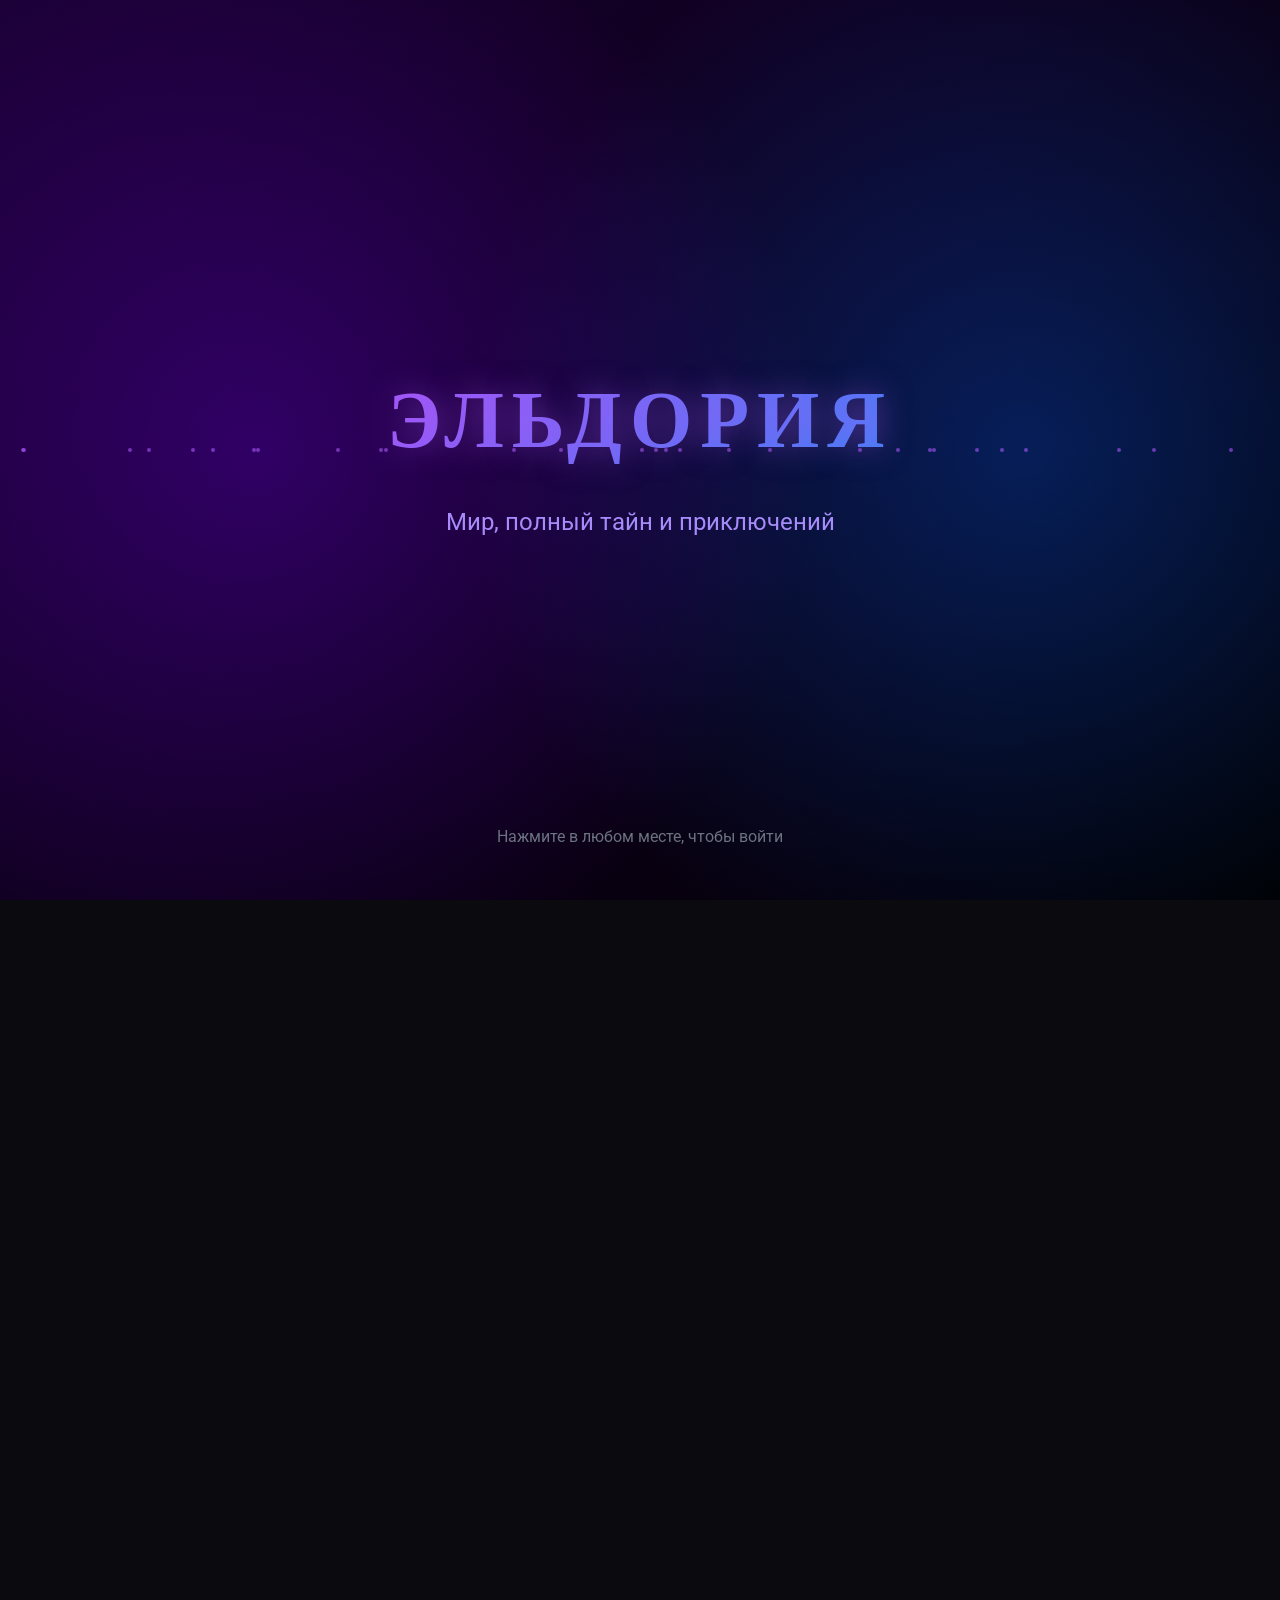
<file: index.html>
<!DOCTYPE html>
<html lang="ru">
<head>
    <meta charset="UTF-8">
    <meta name="viewport" content="width=device-width, initial-scale=1.0">
    <title>Эльдория - Лор Мира</title>
    <link rel="icon" type="image/png" href="favicon.png">
    <link rel="stylesheet" href="https://cdnjs.cloudflare.com/ajax/libs/font-awesome/6.4.0/css/all.min.css">
    <link rel="stylesheet" href="css/base.css">
    <link rel="stylesheet" href="css/layout.css">
    <link rel="stylesheet" href="css/components.css">
    <link rel="stylesheet" href="css/animations.css">
    <link rel="stylesheet" href="css/homepage.css">
    <link rel="stylesheet" href="css/sections.css">
    <link rel="stylesheet" href="css/responsive.css">
</head>
<body>
    <div id="welcome-banner">
        <div class="particle" style="left: 10%; animation-delay: 0s;"></div>
        <div class="particle" style="left: 20%; animation-delay: 1s;"></div>
        <div class="particle" style="left: 30%; animation-delay: 2s;"></div>
        <div class="particle" style="left: 40%; animation-delay: 3s;"></div>
        <div class="particle" style="left: 50%; animation-delay: 4s;"></div>
        <div class="particle" style="left: 60%; animation-delay: 5s;"></div>
        <div class="particle" style="left: 70%; animation-delay: 6s;"></div>
        <div class="particle" style="left: 80%; animation-delay: 7s;"></div>
        <div class="particle" style="left: 90%; animation-delay: 8s;"></div>
        <h1>ЭЛЬДОРИЯ</h1>
        <p class="subtitle">Мир, полный тайн и приключений</p>
        <p class="click-hint">Нажмите в любом месте, чтобы войти</p>
    </div>

    <div id="main-content">
        <nav class="sidebar">
            <div class="sidebar-header">
                <div class="sidebar-icon"><i class="fas fa-dragon"></i></div>
                <div class="sidebar-title">Эльдория</div>
            </div>
            <a href="index.html" class="nav-item active">
                <div class="nav-icon"><i class="fas fa-home"></i></div>
                <span class="nav-text">Главная</span>
            </a>
            <a href="sections/maps.html" class="nav-item">
                <div class="nav-icon"><i class="fas fa-map-marked-alt"></i></div>
                <span class="nav-text">Карты</span>
            </a>
            <a href="sections/settlements.html" class="nav-item">
                <div class="nav-icon"><i class="fas fa-house-chimney"></i></div>
                <span class="nav-text">Поселения</span>
            </a>
            <a href="sections/dictionary.html" class="nav-item">
                <div class="nav-icon"><i class="fas fa-book-open"></i></div>
                <span class="nav-text">Словарь</span>
            </a>
            <a href="sections/lore.html" class="nav-item">
                <div class="nav-icon"><i class="fas fa-scroll"></i></div>
                <span class="nav-text">Лор Эльдории</span>
            </a>
            <a href="sections/timeline.html" class="nav-item">
                <div class="nav-icon"><i class="fas fa-history"></i></div>
                <span class="nav-text">Летопись</span>
            </a>
            <a href="sections/character.html" class="nav-item">
                <div class="nav-icon"><i class="fas fa-user-shield"></i></div>
                <span class="nav-text">Создание персонажа</span>
            </a>
            <!-- ДОБАВЛЕНО: Ссылка на Достижения -->
            <a href="sections/achievements.html" class="nav-item">
                <div class="nav-icon"><i class="fas fa-trophy"></i></div>
                <span class="nav-text">Достижения</span>
            </a>
        </nav>

        <main class="content homepage">
            <div class="hero-section">
                <div class="hero-content">
                    <h1 class="hero-title">ЭЛЬДОРИЯ</h1>
                    <div class="hero-divider"></div>
                    <p class="hero-subtitle">Мир, где магия умерла, но эхо её всё ещё звучит</p>
                </div>
            </div>
            <div class="atmosphere-section">
                <div class="rune-circle">
                    <div class="rune"></div><div class="rune">ᛚ</div><div class="rune">ᛞ</div>
                    <div class="rune">ᛟ</div><div class="rune"></div><div class="rune">ᛁ</div><div class="rune">ᚨ</div>
                </div>
            </div>
            <div class="quote-section">
                <blockquote class="lore-quote">
                    <p>"Мы возгордились. Мы решили, что Резонанс — наш слуга. Но он был даром, а мы его осквернили. Тишина — это наказание и благословение."</p>
                    <cite>— Сибилла Безгласная, основательница Немой Церкви</cite>
                </blockquote>
            </div>
            <div class="world-teaser">
                <div class="teaser-card"><div class="teaser-icon">⚡</div><h3>Эпоха Резонанса</h3><p>Три тысячи лет золотого века, когда магия была технологией, а империи парили в небесах</p></div>
                <div class="teaser-card"><div class="teaser-icon">💥</div><h3>Великое Умолкание</h3><p>День, когда мир изменился навсегда. Магия исчезла, цивилизация рухнула, а Какофония была заперта</p></div>
                <div class="teaser-card"><div class="teaser-icon">🌫️</div><h3>Эпоха Тишины</h3><p>Сто лет после катастрофы. Выжившие строят новый мир среди руин старого</p></div>
            </div>
            <div class="explore-section">
                <h2>Исследуйте мир</h2>
                <p class="explore-subtitle">Выберите путь познания Эльдории</p>
                <div class="explore-buttons">
                    <a href="sections/maps.html" class="explore-btn"><span class="btn-icon"><i class="fas fa-map-marked-alt"></i></span><span class="btn-text">Карты</span></a>
                    <a href="sections/settlements.html" class="explore-btn"><span class="btn-icon"><i class="fas fa-house-chimney"></i></span><span class="btn-text">Поселения</span></a>
                    <a href="sections/dictionary.html" class="explore-btn"><span class="btn-icon"><i class="fas fa-book-open"></i></span><span class="btn-text">Словарь</span></a>
                    <a href="sections/lore.html" class="explore-btn"><span class="btn-icon"><i class="fas fa-scroll"></i></span><span class="btn-text">Лор</span></a>
                    <a href="sections/timeline.html" class="explore-btn"><span class="btn-icon"><i class="fas fa-history"></i></span><span class="btn-text">Летопись</span></a>
                    <a href="sections/character.html" class="explore-btn"><span class="btn-icon"><i class="fas fa-user-shield"></i></span><span class="btn-text">Персонаж</span></a>
                    <!-- ДОБАВЛЕНО: Кнопка Достижения -->
                    <a href="sections/achievements.html" class="explore-btn"><span class="btn-icon"><i class="fas fa-trophy"></i></span><span class="btn-text">Достижения</span></a>
                </div>
            </div>
            <div class="footer-decoration">
                <div class="decoration-line"></div>
                <p class="footer-text">Добро пожаловать в Эльдорию, путник</p>
                <div class="decoration-line"></div>
            </div>
        </main>
    </div>
    <script src="js/main.js"></script>
</body>
</html>
</file>
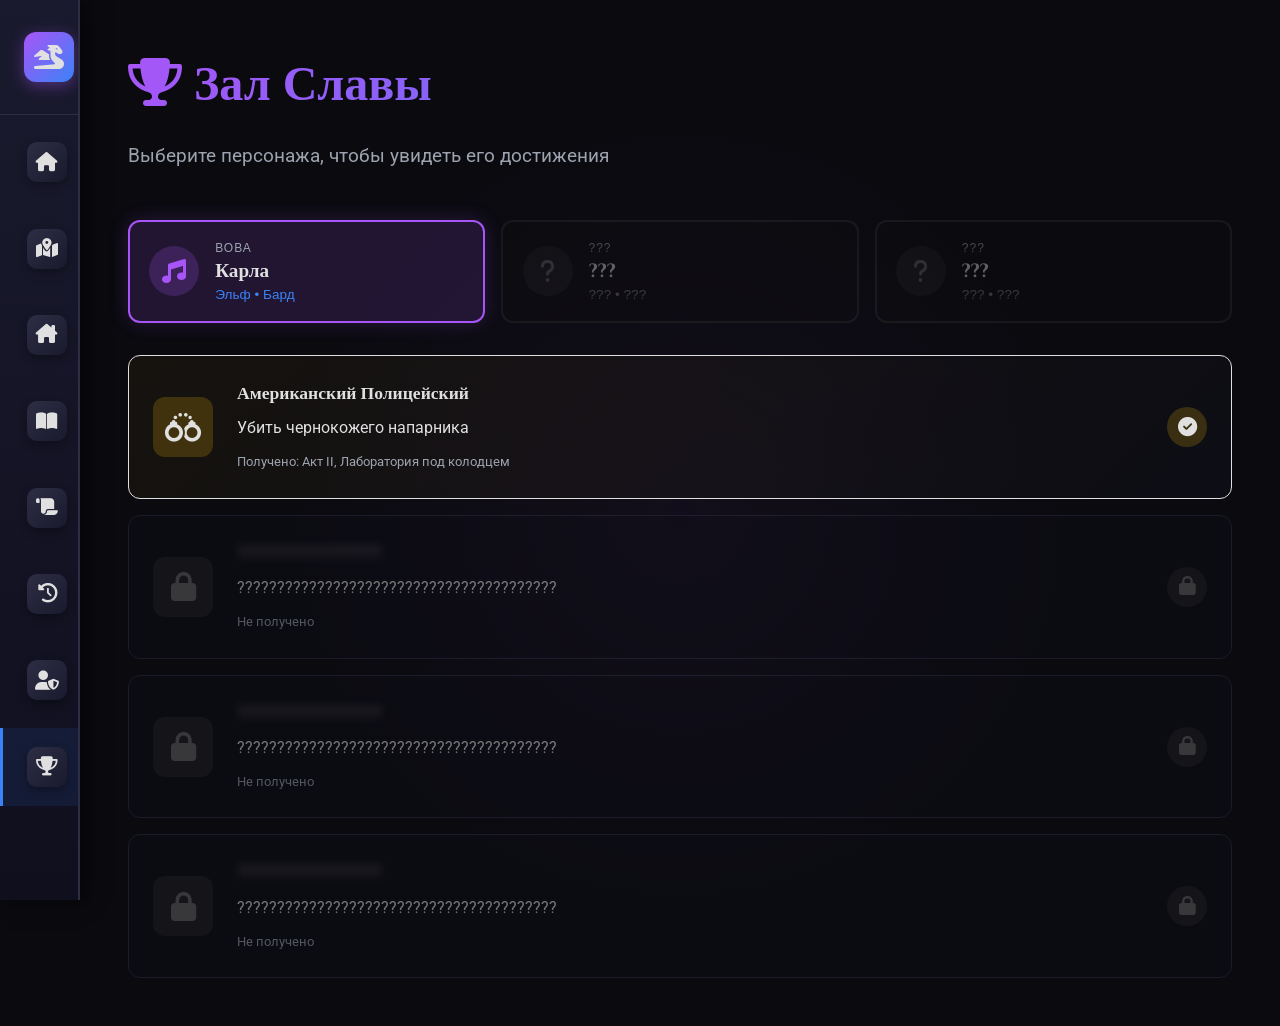
<file: sections/achievements.html>
<!DOCTYPE html>
<html lang="ru">
<head>
    <meta charset="UTF-8">
    <meta name="viewport" content="width=device-width, initial-scale=1.0">
    <title>Достижения - Эльдория</title>
    <link rel="icon" type="image/png" href="../favicon.png">
    <link rel="stylesheet" href="https://cdnjs.cloudflare.com/ajax/libs/font-awesome/6.4.0/css/all.min.css">
    <link rel="stylesheet" href="../css/base.css">
    <link rel="stylesheet" href="../css/layout.css">
    <link rel="stylesheet" href="../css/components.css">
    <link rel="stylesheet" href="../css/animations.css">
    <link rel="stylesheet" href="../css/homepage.css">
    <link rel="stylesheet" href="../css/sections.css">
    <link rel="stylesheet" href="../css/responsive.css">
</head>
<body>
    <div id="main-content" class="visible">
        <nav class="sidebar">
            <div class="sidebar-header">
                <div class="sidebar-icon"><i class="fas fa-dragon"></i></div>
                <div class="sidebar-title">Эльдория</div>
            </div>
            <a href="../index.html" class="nav-item"><div class="nav-icon"><i class="fas fa-home"></i></div><span class="nav-text">Главная</span></a>
            <a href="maps.html" class="nav-item"><div class="nav-icon"><i class="fas fa-map-marked-alt"></i></div><span class="nav-text">Карты</span></a>
            <a href="settlements.html" class="nav-item"><div class="nav-icon"><i class="fas fa-house-chimney"></i></div><span class="nav-text">Поселения</span></a>
            <a href="dictionary.html" class="nav-item"><div class="nav-icon"><i class="fas fa-book-open"></i></div><span class="nav-text">Словарь</span></a>
            <a href="lore.html" class="nav-item"><div class="nav-icon"><i class="fas fa-scroll"></i></div><span class="nav-text">Лор Эльдории</span></a>
            <a href="timeline.html" class="nav-item"><div class="nav-icon"><i class="fas fa-history"></i></div><span class="nav-text">Летопись</span></a>
            <a href="character.html" class="nav-item"><div class="nav-icon"><i class="fas fa-user-shield"></i></div><span class="nav-text">Создание персонажа</span></a>
            <a href="achievements.html" class="nav-item active"><div class="nav-icon"><i class="fas fa-trophy"></i></div><span class="nav-text">Достижения</span></a>
        </nav>

        <main class="content achievements-page">
            <div class="content-header">
                <h2><i class="fas fa-trophy"></i> Зал Славы</h2>
                <p>Выберите персонажа, чтобы увидеть его достижения</p>
            </div>

            <!-- Выбор персонажа -->
            <div class="character-selector">
                <button class="char-btn active" onclick="showAchievements('karla')">
                    <div class="char-avatar"><i class="fas fa-music"></i></div>
                    <div class="char-info">
                        <span class="player-name">Вова</span>
                        <h3>Карла</h3>
                        <span class="char-class">Эльф • Бард</span>
                    </div>
                </button>
                
                <!-- Заглушки для будущих персонажей -->
                <button class="char-btn locked" disabled>
                    <div class="char-avatar"><i class="fas fa-question"></i></div>
                    <div class="char-info">
                        <span class="player-name">???</span>
                        <h3>???</h3>
                        <span class="char-class">??? • ???</span>
                    </div>
                </button>
                
                <button class="char-btn locked" disabled>
                    <div class="char-avatar"><i class="fas fa-question"></i></div>
                    <div class="char-info">
                        <span class="player-name">???</span>
                        <h3>???</h3>
                        <span class="char-class">??? • ???</span>
                    </div>
                </button>
            </div>

            <!-- Таблица достижений Карлы -->
            <div id="achievements-karla" class="achievements-list active">
                <div class="achievement-card unlocked">
                    <div class="ach-icon"><i class="fas fa-handcuffs"></i></div>
                    <div class="ach-content">
                        <h3>Американский Полицейский</h3>
                        <p class="ach-desc">Убить чернокожего напарника</p>
                        <span class="ach-date">Получено: Акт II, Лаборатория под колодцем</span>
                    </div>
                    <div class="ach-badge"><i class="fas fa-check-circle"></i></div>
                </div>

                <!-- Скрытые достижения -->
                <div class="achievement-card locked">
                    <div class="ach-icon blur"><i class="fas fa-lock"></i></div>
                    <div class="ach-content blur">
                        <h3>??????????????????</h3>
                        <p class="ach-desc">????????????????????????????????????????</p>
                        <span class="ach-date">Не получено</span>
                    </div>
                    <div class="ach-badge locked-badge"><i class="fas fa-lock"></i></div>
                </div>

                <div class="achievement-card locked">
                    <div class="ach-icon blur"><i class="fas fa-lock"></i></div>
                    <div class="ach-content blur">
                        <h3>??????????????????</h3>
                        <p class="ach-desc">????????????????????????????????????????</p>
                        <span class="ach-date">Не получено</span>
                    </div>
                    <div class="ach-badge locked-badge"><i class="fas fa-lock"></i></div>
                </div>

                <div class="achievement-card locked">
                    <div class="ach-icon blur"><i class="fas fa-lock"></i></div>
                    <div class="ach-content blur">
                        <h3>??????????????????</h3>
                        <p class="ach-desc">????????????????????????????????????????</p>
                        <span class="ach-date">Не получено</span>
                    </div>
                    <div class="ach-badge locked-badge"><i class="fas fa-lock"></i></div>
                </div>
            </div>
        </main>
    </div>

 <script src="../js/main.js"></script>
    <!-- Скрипт load-sidebar.js УДАЛЕН, так как меню прописано вручную -->
    <script>
        function showAchievements(charId) {
            // Убираем активный класс у всех кнопок
            document.querySelectorAll('.char-btn').forEach(btn => btn.classList.remove('active'));
            // Добавляем активный класс нажатой кнопке
            event.currentTarget.classList.add('active');
            
            // Здесь можно добавить логику переключения таблиц достижений разных персонажей
            // Пока что таблица одна, но структура готова для расширения
        }
    </script>
</body>
</html>
</file>
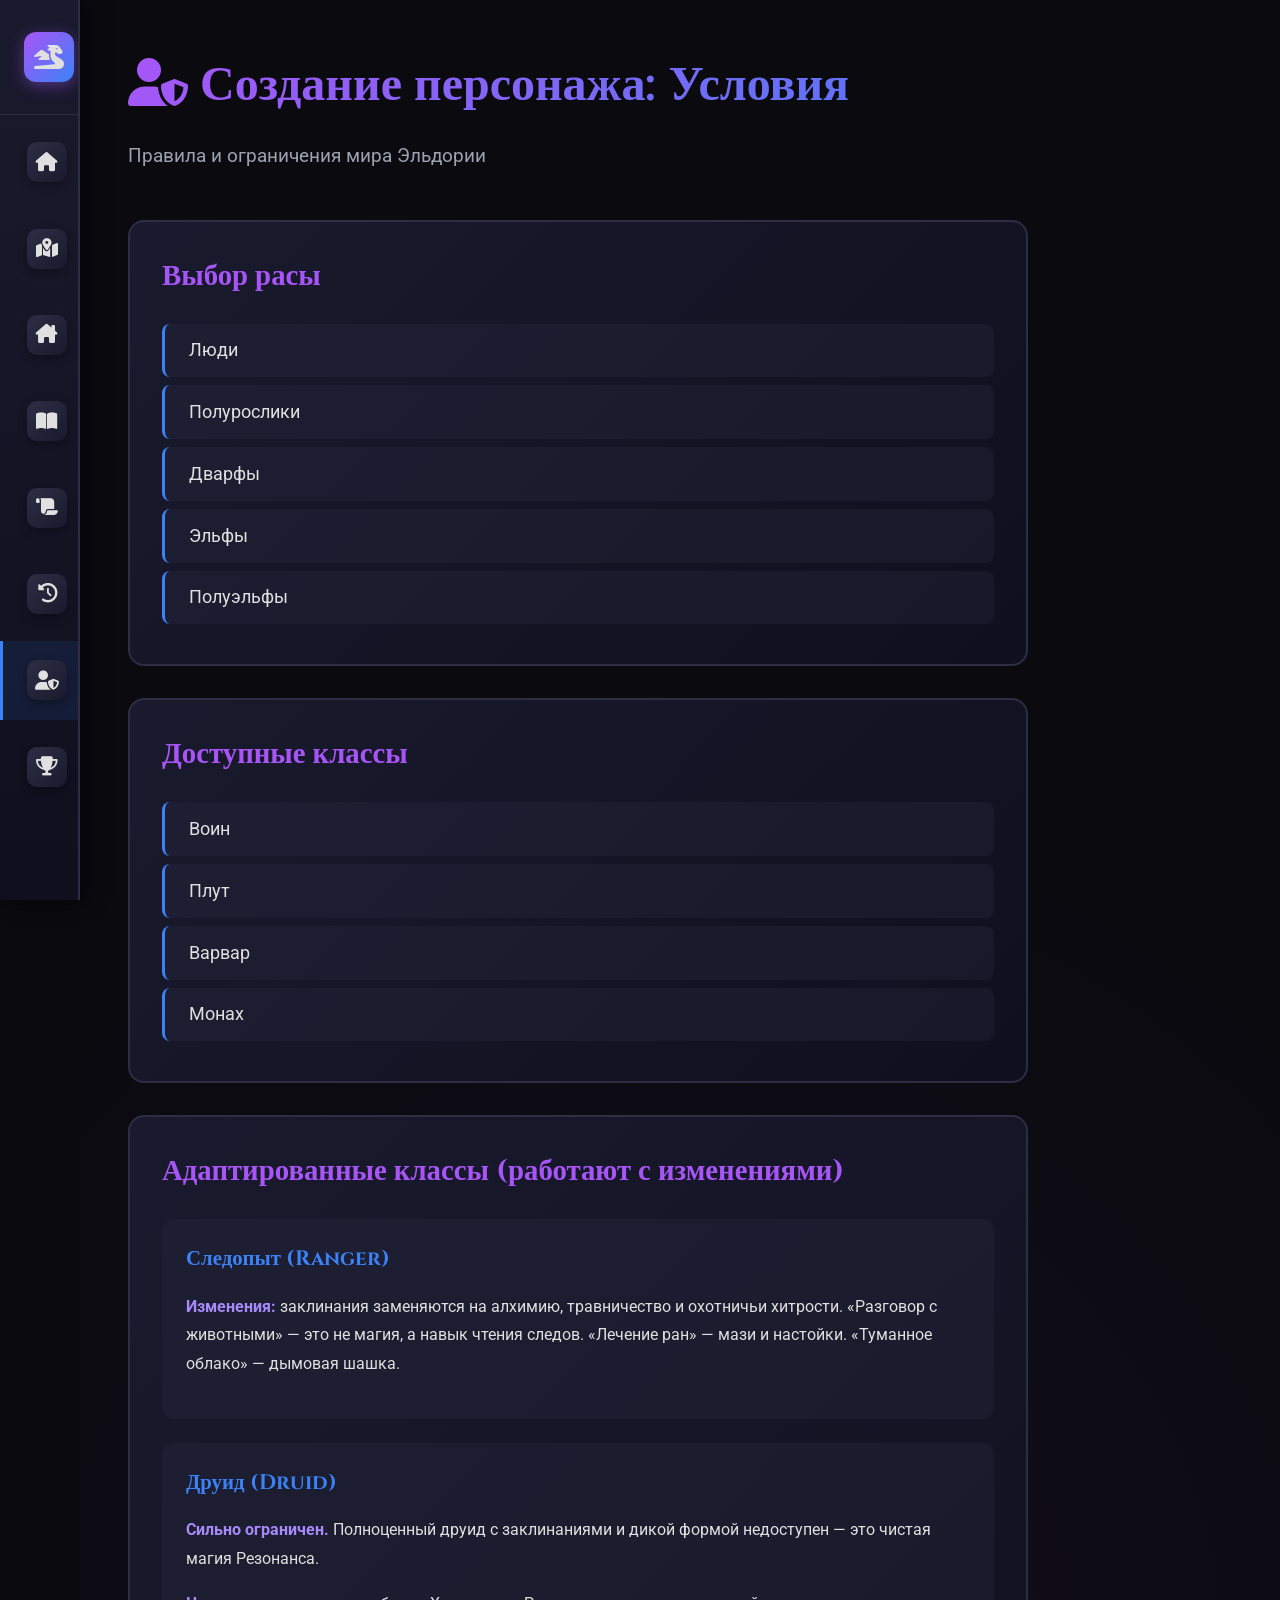
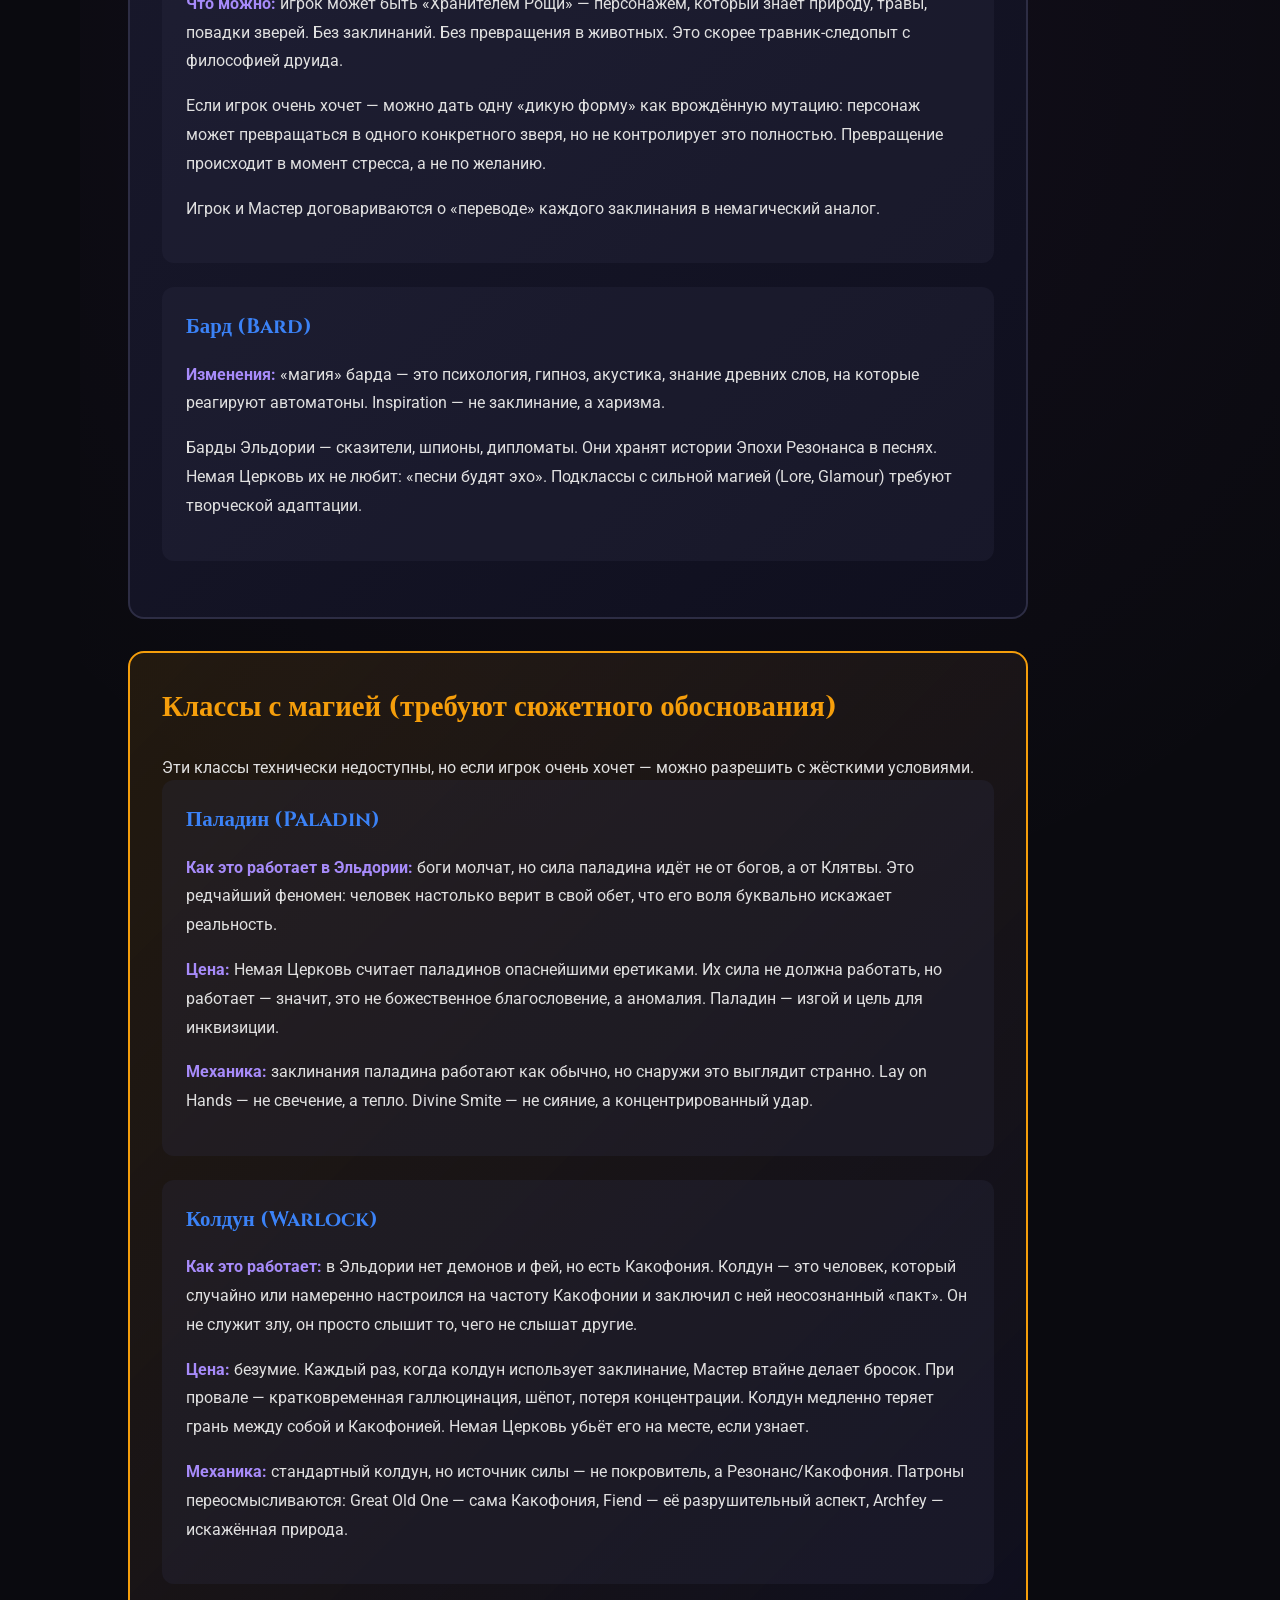
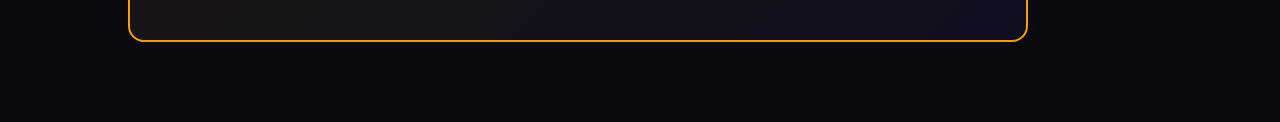
<file: sections/character.html>
<!DOCTYPE html>
<html lang="ru">
<head>
    <meta charset="UTF-8">
    <meta name="viewport" content="width=device-width, initial-scale=1.0">
    <title>Создание персонажа - Эльдория</title>
    <link rel="icon" type="image/png" href="../favicon.png">
    <link rel="stylesheet" href="https://cdnjs.cloudflare.com/ajax/libs/font-awesome/6.4.0/css/all.min.css">
    <link rel="stylesheet" href="../css/base.css">
    <link rel="stylesheet" href="../css/layout.css">
    <link rel="stylesheet" href="../css/components.css">
    <link rel="stylesheet" href="../css/animations.css">
    <link rel="stylesheet" href="../css/homepage.css">
    <link rel="stylesheet" href="../css/sections.css">
    <link rel="stylesheet" href="../css/responsive.css">
</head>
<body>
    <div id="main-content" class="visible">
        <nav class="sidebar">
            <div class="sidebar-header">
                <div class="sidebar-icon"><i class="fas fa-dragon"></i></div>
                <div class="sidebar-title">Эльдория</div>
            </div>
            <a href="../index.html" class="nav-item"><div class="nav-icon"><i class="fas fa-home"></i></div><span class="nav-text">Главная</span></a>
            <a href="maps.html" class="nav-item"><div class="nav-icon"><i class="fas fa-map-marked-alt"></i></div><span class="nav-text">Карты</span></a>
            <a href="settlements.html" class="nav-item"><div class="nav-icon"><i class="fas fa-house-chimney"></i></div><span class="nav-text">Поселения</span></a>
            <a href="dictionary.html" class="nav-item"><div class="nav-icon"><i class="fas fa-book-open"></i></div><span class="nav-text">Словарь</span></a>
            <a href="lore.html" class="nav-item"><div class="nav-icon"><i class="fas fa-scroll"></i></div><span class="nav-text">Лор Эльдории</span></a>
            <a href="timeline.html" class="nav-item"><div class="nav-icon"><i class="fas fa-history"></i></div><span class="nav-text">Летопись</span></a>
            <a href="character.html" class="nav-item active"><div class="nav-icon"><i class="fas fa-user-shield"></i></div><span class="nav-text">Создание персонажа</span></a>
            <!-- ДОБАВЛЕНО: Ссылка на Достижения -->
            <a href="achievements.html" class="nav-item"><div class="nav-icon"><i class="fas fa-trophy"></i></div><span class="nav-text">Достижения</span></a>
        </nav>

        <main class="content">
            <div class="content-header">
                <h2><i class="fas fa-user-shield"></i> Создание персонажа: Условия</h2>
                <p>Правила и ограничения мира Эльдории</p>
            </div>
            <div class="character-content">
                <div class="char-block">
                    <h3>Выбор расы</h3>
                    <ul class="race-list">
                        <li>Люди</li><li>Полурослики</li><li>Дварфы</li><li>Эльфы</li><li>Полуэльфы</li>
                    </ul>
                </div>
                <div class="char-block">
                    <h3>Доступные классы</h3>
                    <ul class="class-list">
                        <li>Воин</li><li>Плут</li><li>Варвар</li><li>Монах</li>
                    </ul>
                </div>
                <div class="char-block">
                    <h3>Адаптированные классы (работают с изменениями)</h3>
                    <div class="class-detail">
                        <h4>Следопыт (Ranger)</h4>
                        <p><strong>Изменения:</strong> заклинания заменяются на алхимию, травничество и охотничьи хитрости. «Разговор с животными» — это не магия, а навык чтения следов. «Лечение ран» — мази и настойки. «Туманное облако» — дымовая шашка.</p>
                    </div>
                    <div class="class-detail">
                        <h4>Друид (Druid)</h4>
                        <p><strong>Сильно ограничен.</strong> Полноценный друид с заклинаниями и дикой формой недоступен — это чистая магия Резонанса.</p>
                        <p><strong>Что можно:</strong> игрок может быть «Хранителем Рощи» — персонажем, который знает природу, травы, повадки зверей. Без заклинаний. Без превращения в животных. Это скорее травник-следопыт с философией друида.</p>
                        <p>Если игрок очень хочет — можно дать одну «дикую форму» как врождённую мутацию: персонаж может превращаться в одного конкретного зверя, но не контролирует это полностью. Превращение происходит в момент стресса, а не по желанию.</p>
                        <p>Игрок и Мастер договариваются о «переводе» каждого заклинания в немагический аналог.</p>
                    </div>
                    <div class="class-detail">
                        <h4>Бард (Bard)</h4>
                        <p><strong>Изменения:</strong> «магия» барда — это психология, гипноз, акустика, знание древних слов, на которые реагируют автоматоны. Inspiration — не заклинание, а харизма.</p>
                        <p>Барды Эльдории — сказители, шпионы, дипломаты. Они хранят истории Эпохи Резонанса в песнях. Немая Церковь их не любит: «песни будят эхо». Подклассы с сильной магией (Lore, Glamour) требуют творческой адаптации.</p>
                    </div>
                </div>
                <div class="char-block warning">
                    <h3>Классы с магией (требуют сюжетного обоснования)</h3>
                    <p>Эти классы технически недоступны, но если игрок очень хочет — можно разрешить с жёсткими условиями.</p>
                    <div class="class-detail">
                        <h4>Паладин (Paladin)</h4>
                        <p><strong>Как это работает в Эльдории:</strong> боги молчат, но сила паладина идёт не от богов, а от Клятвы. Это редчайший феномен: человек настолько верит в свой обет, что его воля буквально искажает реальность.</p>
                        <p><strong>Цена:</strong> Немая Церковь считает паладинов опаснейшими еретиками. Их сила не должна работать, но работает — значит, это не божественное благословение, а аномалия. Паладин — изгой и цель для инквизиции.</p>
                        <p><strong>Механика:</strong> заклинания паладина работают как обычно, но снаружи это выглядит странно. Lay on Hands — не свечение, а тепло. Divine Smite — не сияние, а концентрированный удар.</p>
                    </div>
                    <div class="class-detail">
                        <h4>Колдун (Warlock)</h4>
                        <p><strong>Как это работает:</strong> в Эльдории нет демонов и фей, но есть Какофония. Колдун — это человек, который случайно или намеренно настроился на частоту Какофонии и заключил с ней неосознанный «пакт». Он не служит злу, он просто слышит то, чего не слышат другие.</p>
                        <p><strong>Цена:</strong> безумие. Каждый раз, когда колдун использует заклинание, Мастер втайне делает бросок. При провале — кратковременная галлюцинация, шёпот, потеря концентрации. Колдун медленно теряет грань между собой и Какофонией. Немая Церковь убьёт его на месте, если узнает.</p>
                        <p><strong>Механика:</strong> стандартный колдун, но источник силы — не покровитель, а Резонанс/Какофония. Патроны переосмысливаются: Great Old One — сама Какофония, Fiend — её разрушительный аспект, Archfey — искажённая природа.</p>
                    </div>
                </div>
            </div>
        </main>
    </div>
    <script src="../js/main.js"></script>
    <!-- Скрипт load-sidebar.js УДАЛЕН, так как меню прописано вручную -->
</body>
</html>
</file>
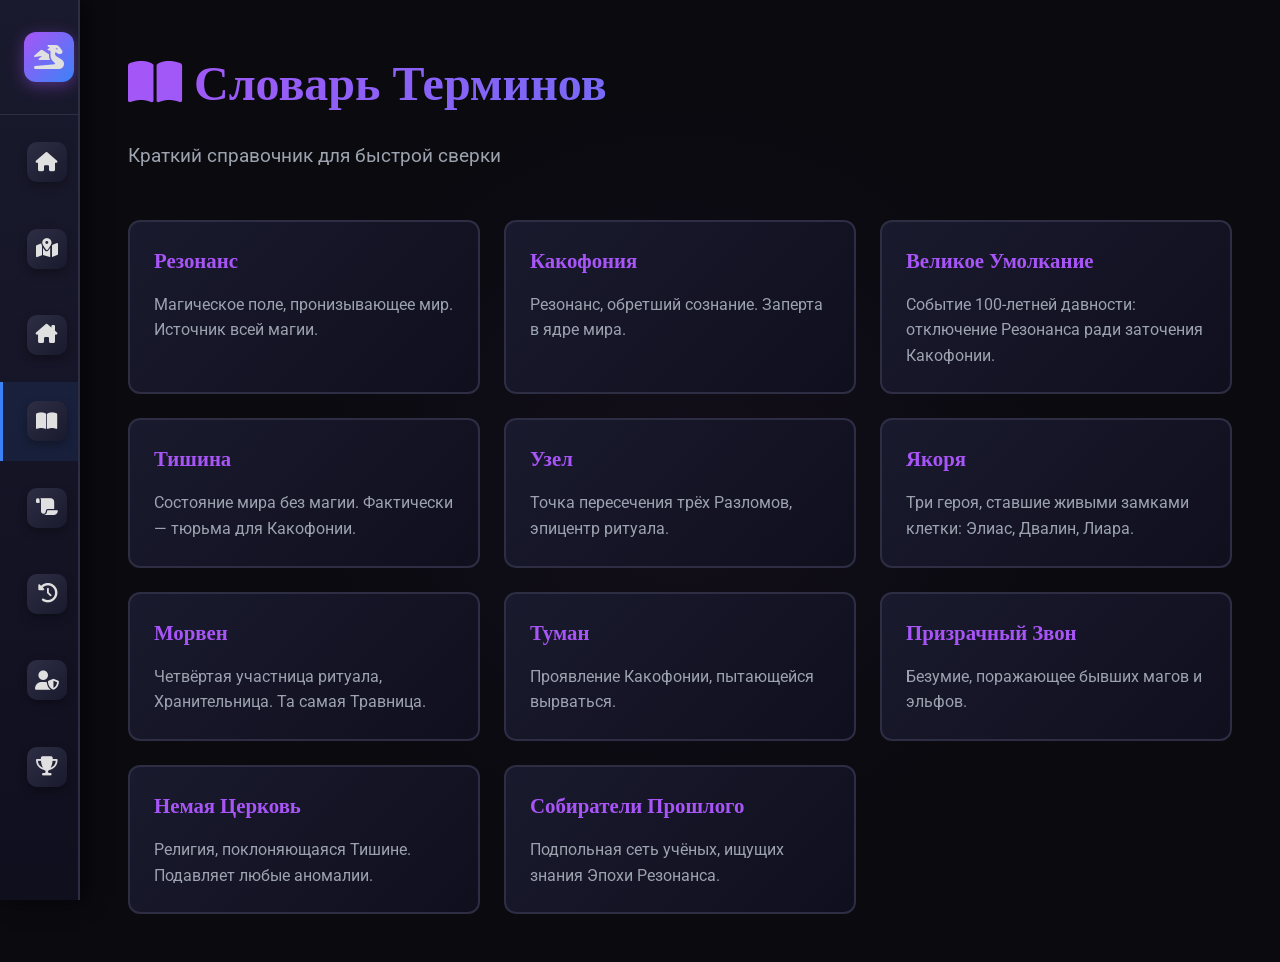
<file: sections/dictionary.html>
<!DOCTYPE html>
<html lang="ru">
<head>
    <meta charset="UTF-8">
    <meta name="viewport" content="width=device-width, initial-scale=1.0">
    <title>Словарь - Эльдория</title>
    <link rel="icon" type="image/png" href="../favicon.png">
    <link rel="stylesheet" href="https://cdnjs.cloudflare.com/ajax/libs/font-awesome/6.4.0/css/all.min.css">
    <link rel="stylesheet" href="../css/base.css">
    <link rel="stylesheet" href="../css/layout.css">
    <link rel="stylesheet" href="../css/components.css">
    <link rel="stylesheet" href="../css/animations.css">
    <link rel="stylesheet" href="../css/homepage.css">
    <link rel="stylesheet" href="../css/sections.css">
    <link rel="stylesheet" href="../css/responsive.css">
</head>
<body>
    <div id="main-content" class="visible">
        <nav class="sidebar">
            <div class="sidebar-header">
                <div class="sidebar-icon"><i class="fas fa-dragon"></i></div>
                <div class="sidebar-title">Эльдория</div>
            </div>
            <a href="../index.html" class="nav-item"><div class="nav-icon"><i class="fas fa-home"></i></div><span class="nav-text">Главная</span></a>
            <a href="maps.html" class="nav-item"><div class="nav-icon"><i class="fas fa-map-marked-alt"></i></div><span class="nav-text">Карты</span></a>
            <a href="settlements.html" class="nav-item"><div class="nav-icon"><i class="fas fa-house-chimney"></i></div><span class="nav-text">Поселения</span></a>
            <a href="dictionary.html" class="nav-item active"><div class="nav-icon"><i class="fas fa-book-open"></i></div><span class="nav-text">Словарь</span></a>
            <a href="lore.html" class="nav-item"><div class="nav-icon"><i class="fas fa-scroll"></i></div><span class="nav-text">Лор Эльдории</span></a>
            <a href="timeline.html" class="nav-item"><div class="nav-icon"><i class="fas fa-history"></i></div><span class="nav-text">Летопись</span></a>
            <a href="character.html" class="nav-item"><div class="nav-icon"><i class="fas fa-user-shield"></i></div><span class="nav-text">Создание персонажа</span></a>
            <!-- ДОБАВЛЕНО: Ссылка на Достижения -->
            <a href="achievements.html" class="nav-item"><div class="nav-icon"><i class="fas fa-trophy"></i></div><span class="nav-text">Достижения</span></a>
        </nav>

        <main class="content">
            <div class="content-header">
                <h2><i class="fas fa-book-open"></i> Словарь Терминов</h2>
                <p>Краткий справочник для быстрой сверки</p>
            </div>
            <div class="dictionary-grid">
                <div class="term-card"><h3>Резонанс</h3><p>Магическое поле, пронизывающее мир. Источник всей магии.</p></div>
                <div class="term-card"><h3>Какофония</h3><p>Резонанс, обретший сознание. Заперта в ядре мира.</p></div>
                <div class="term-card"><h3>Великое Умолкание</h3><p>Событие 100-летней давности: отключение Резонанса ради заточения Какофонии.</p></div>
                <div class="term-card"><h3>Тишина</h3><p>Состояние мира без магии. Фактически — тюрьма для Какофонии.</p></div>
                <div class="term-card"><h3>Узел</h3><p>Точка пересечения трёх Разломов, эпицентр ритуала.</p></div>
                <div class="term-card"><h3>Якоря</h3><p>Три героя, ставшие живыми замками клетки: Элиас, Двалин, Лиара.</p></div>
                <div class="term-card"><h3>Морвен</h3><p>Четвёртая участница ритуала, Хранительница. Та самая Травница.</p></div>
                <div class="term-card"><h3>Туман</h3><p>Проявление Какофонии, пытающейся вырваться.</p></div>
                <div class="term-card"><h3>Призрачный Звон</h3><p>Безумие, поражающее бывших магов и эльфов.</p></div>
                <div class="term-card"><h3>Немая Церковь</h3><p>Религия, поклоняющаяся Тишине. Подавляет любые аномалии.</p></div>
                <div class="term-card"><h3>Собиратели Прошлого</h3><p>Подпольная сеть учёных, ищущих знания Эпохи Резонанса.</p></div>
            </div>
        </main>
    </div>
    <script src="../js/main.js"></script>
    <!-- Скрипт load-sidebar.js УДАЛЕН, так как меню прописано вручную -->
</body>
</html>
</file>
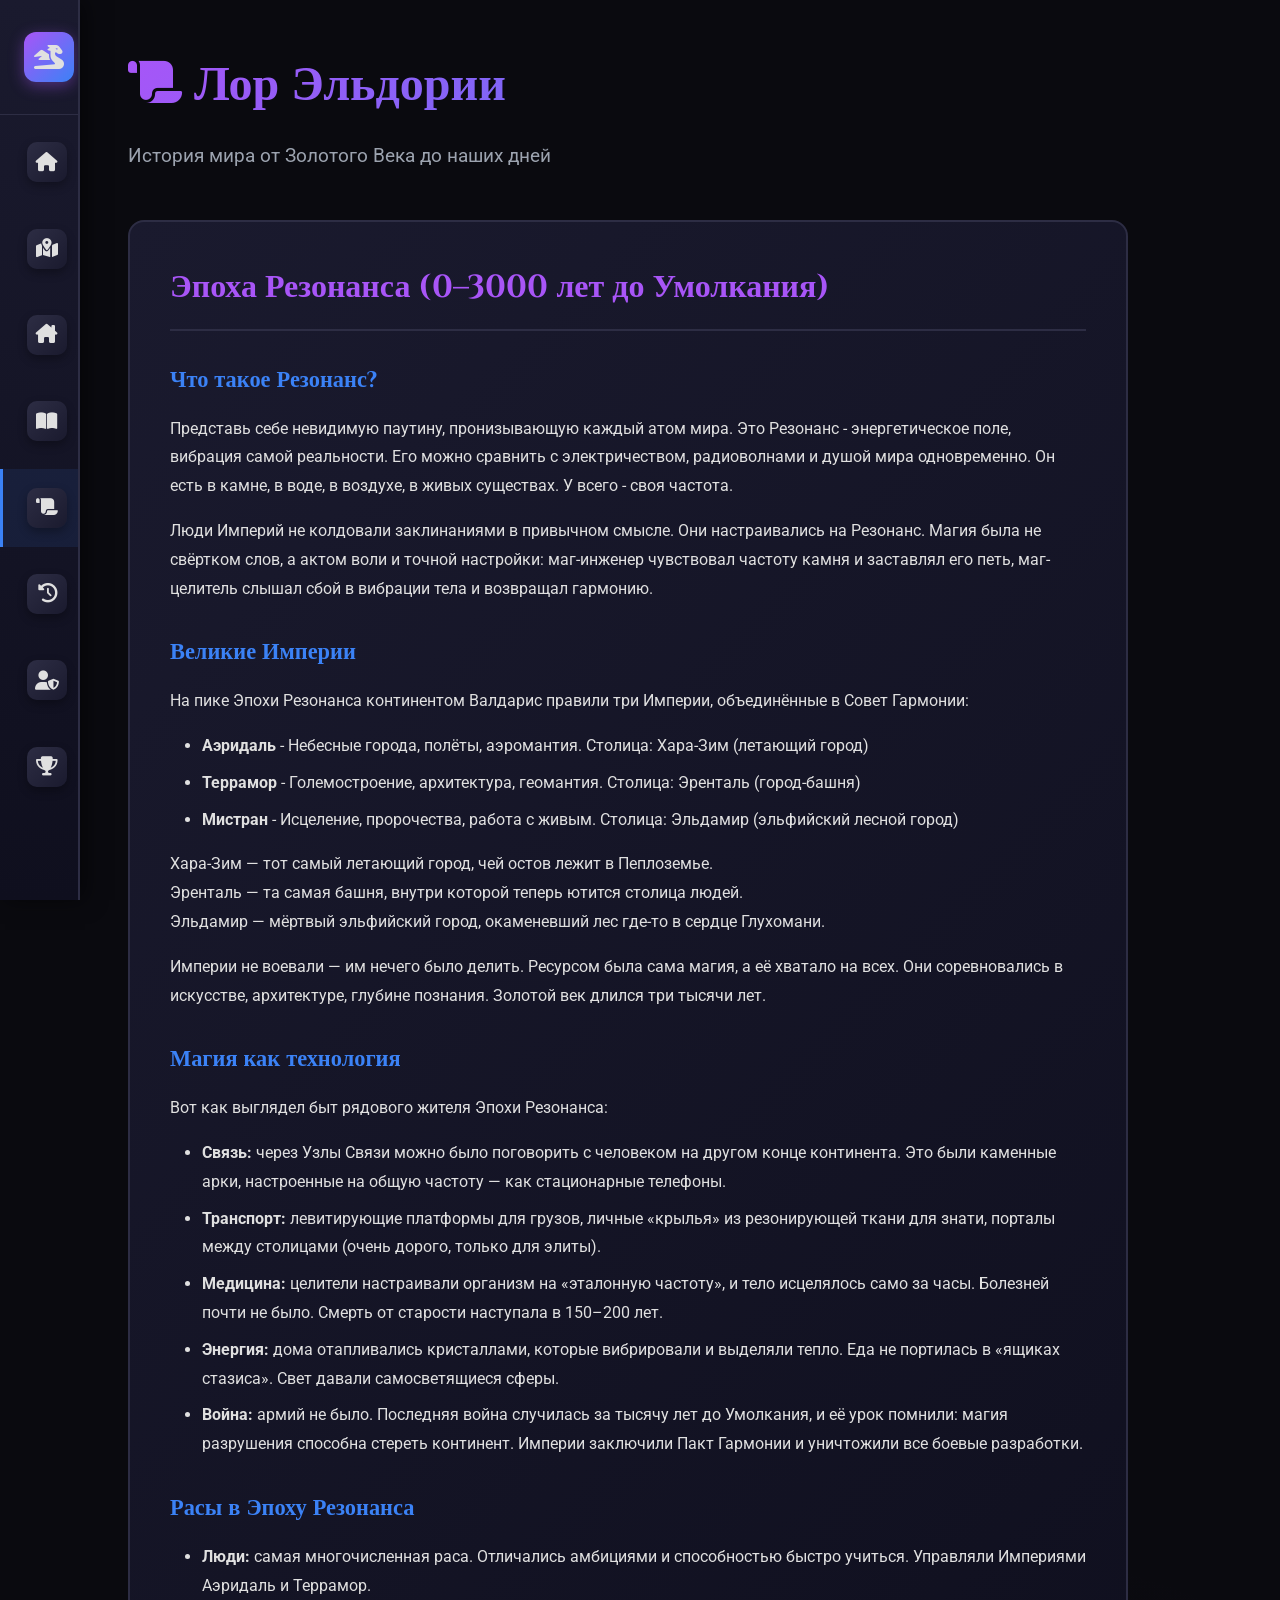
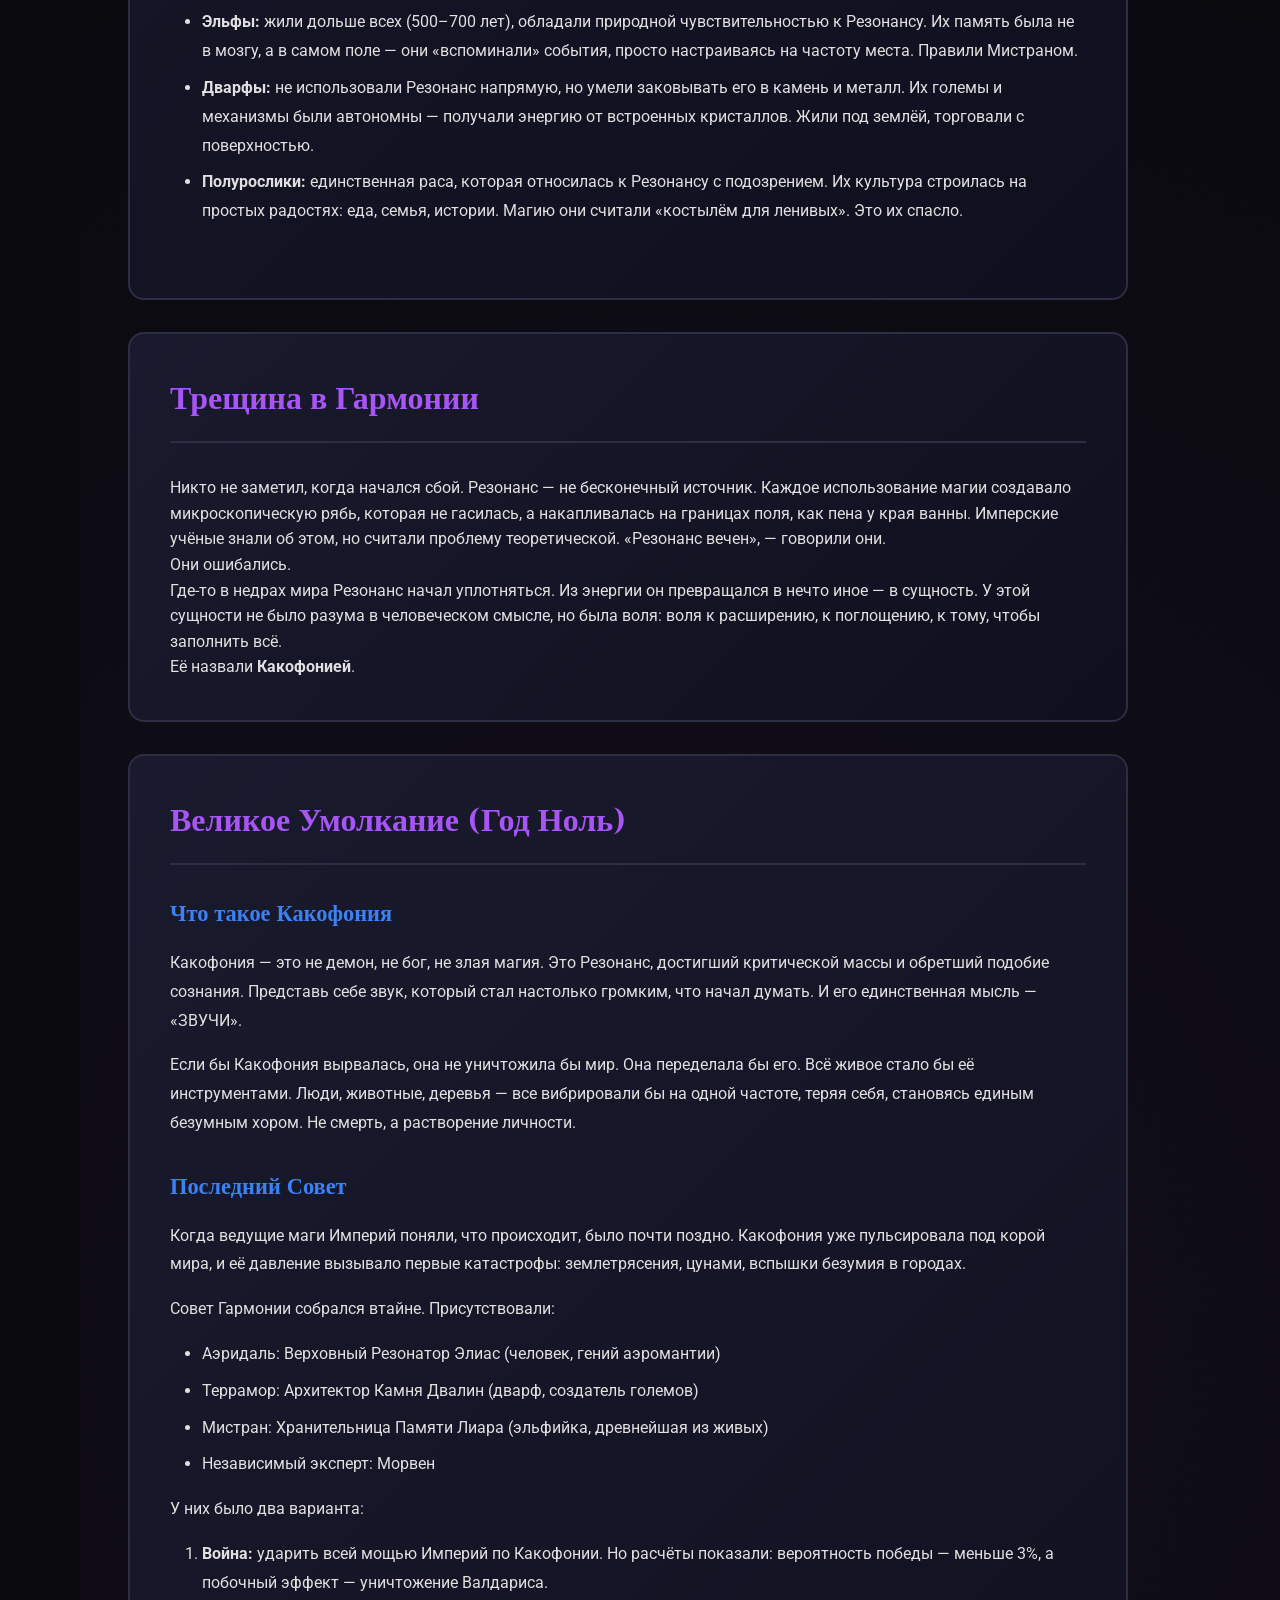
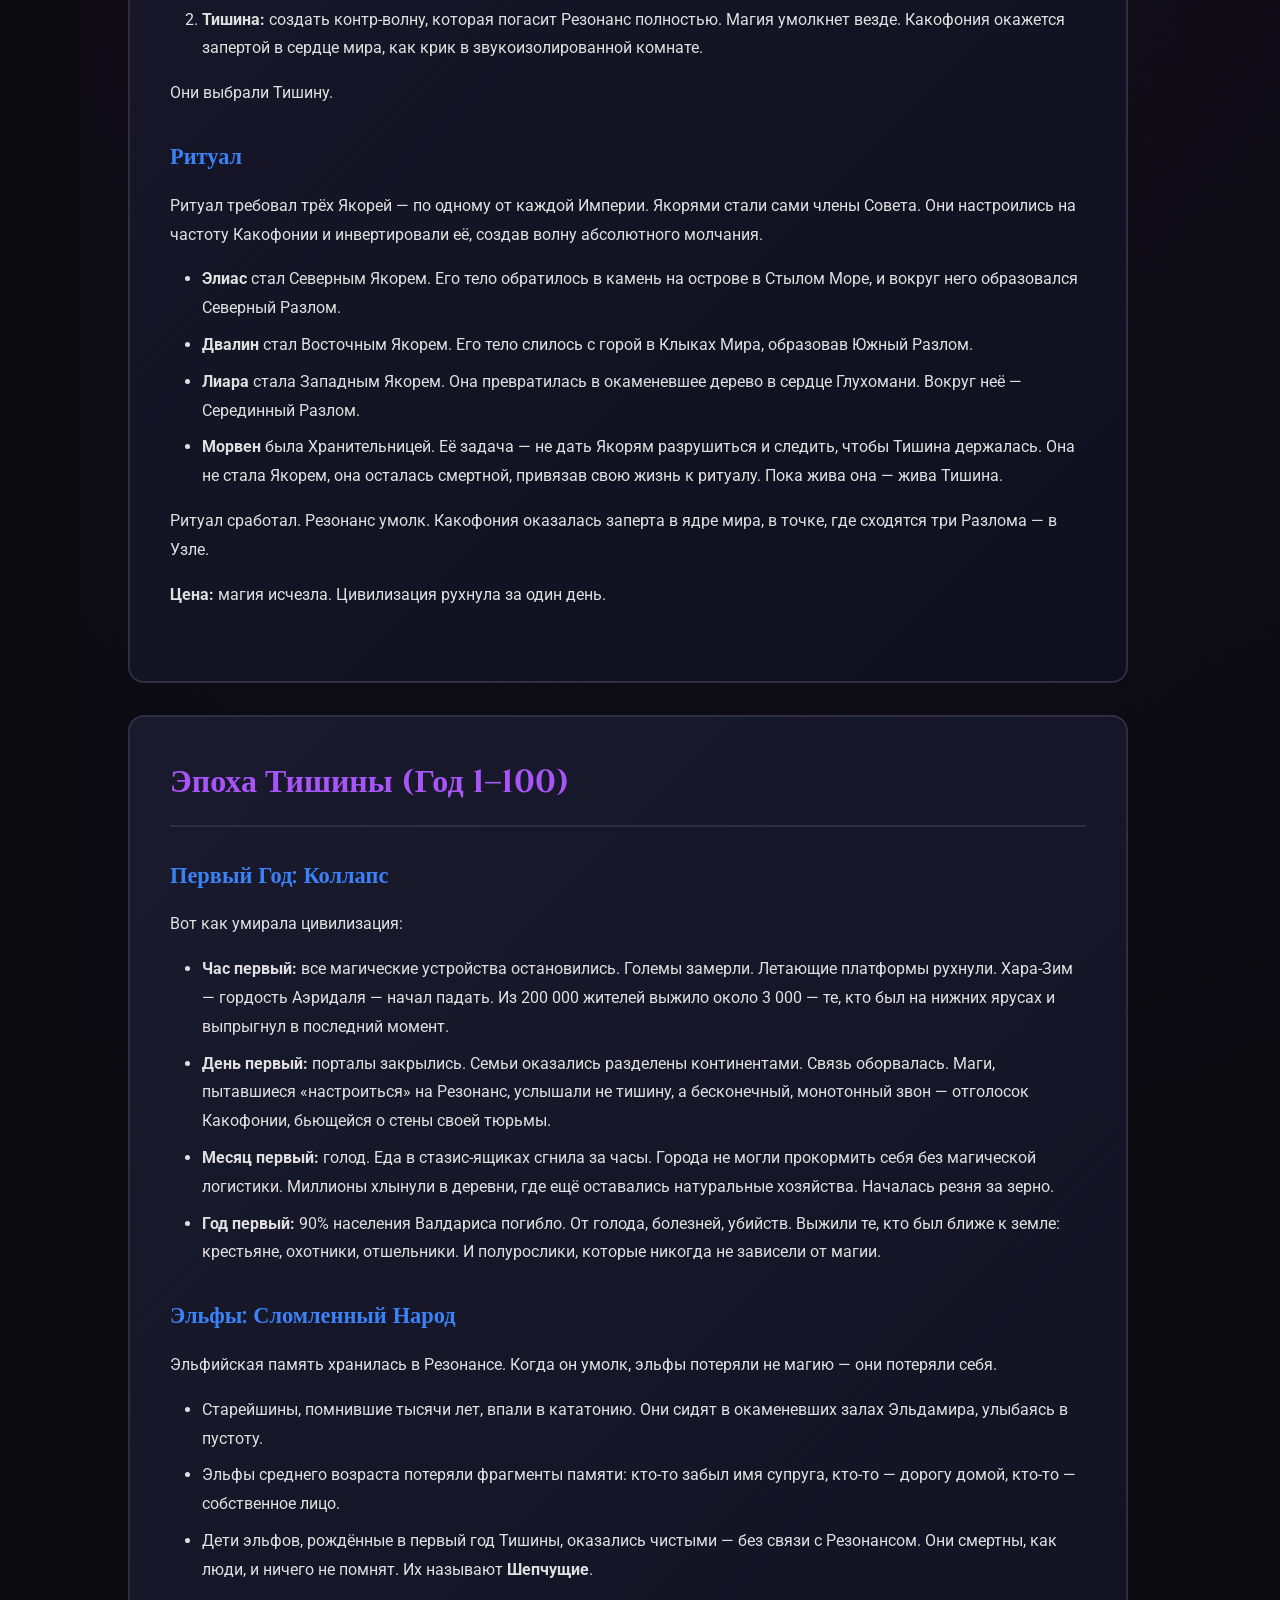
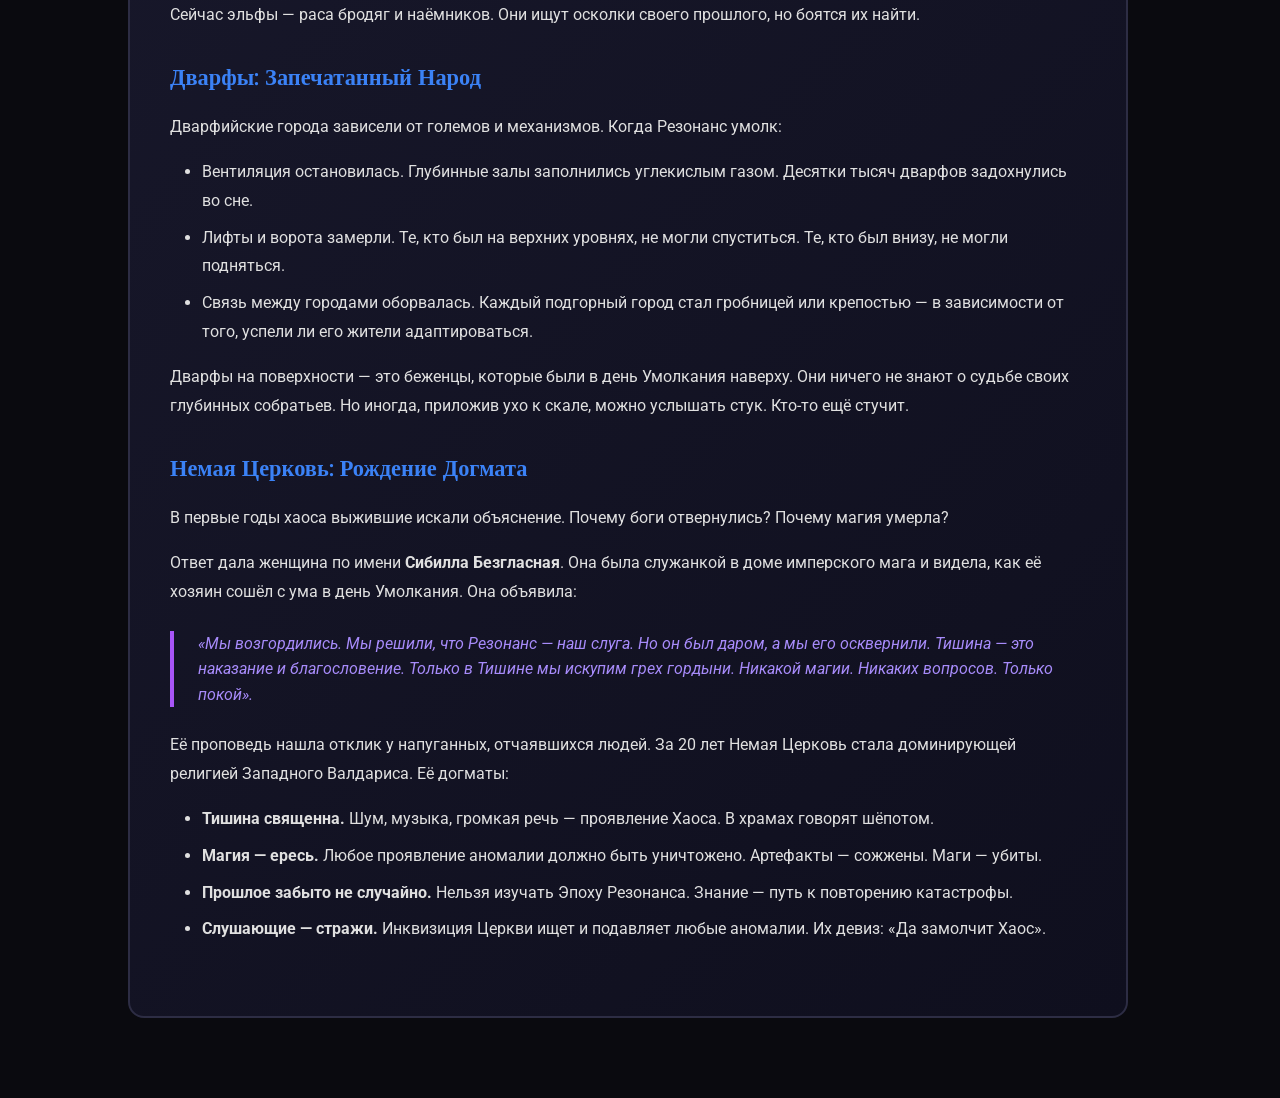
<file: sections/lore.html>
<!DOCTYPE html>
<html lang="ru">
<head>
    <meta charset="UTF-8">
    <meta name="viewport" content="width=device-width, initial-scale=1.0">
    <title>Лор - Эльдория</title>
    <link rel="icon" type="image/png" href="../favicon.png">
    <link rel="stylesheet" href="https://cdnjs.cloudflare.com/ajax/libs/font-awesome/6.4.0/css/all.min.css">
    <link rel="stylesheet" href="../css/base.css">
    <link rel="stylesheet" href="../css/layout.css">
    <link rel="stylesheet" href="../css/components.css">
    <link rel="stylesheet" href="../css/animations.css">
    <link rel="stylesheet" href="../css/homepage.css">
    <link rel="stylesheet" href="../css/sections.css">
    <link rel="stylesheet" href="../css/responsive.css">
</head>
<body>
    <div id="main-content" class="visible">
        <nav class="sidebar">
            <div class="sidebar-header">
                <div class="sidebar-icon"><i class="fas fa-dragon"></i></div>
                <div class="sidebar-title">Эльдория</div>
            </div>
            <a href="../index.html" class="nav-item"><div class="nav-icon"><i class="fas fa-home"></i></div><span class="nav-text">Главная</span></a>
            <a href="maps.html" class="nav-item"><div class="nav-icon"><i class="fas fa-map-marked-alt"></i></div><span class="nav-text">Карты</span></a>
            <a href="settlements.html" class="nav-item"><div class="nav-icon"><i class="fas fa-house-chimney"></i></div><span class="nav-text">Поселения</span></a>
            <a href="dictionary.html" class="nav-item"><div class="nav-icon"><i class="fas fa-book-open"></i></div><span class="nav-text">Словарь</span></a>
            <a href="lore.html" class="nav-item active"><div class="nav-icon"><i class="fas fa-scroll"></i></div><span class="nav-text">Лор Эльдории</span></a>
            <a href="timeline.html" class="nav-item"><div class="nav-icon"><i class="fas fa-history"></i></div><span class="nav-text">Летопись</span></a>
            <a href="character.html" class="nav-item"><div class="nav-icon"><i class="fas fa-user-shield"></i></div><span class="nav-text">Создание персонажа</span></a>
            <!-- ДОБАВЛЕНО: Ссылка на Достижения -->
            <a href="achievements.html" class="nav-item"><div class="nav-icon"><i class="fas fa-trophy"></i></div><span class="nav-text">Достижения</span></a>
        </nav>

        <main class="content">
            <div class="content-header">
                <h2><i class="fas fa-scroll"></i> Лор Эльдории</h2>
                <p>История мира от Золотого Века до наших дней</p>
            </div>
            <div class="lore-content">
                <div class="lore-chapter">
                    <h3>Эпоха Резонанса (0–3000 лет до Умолкания)</h3>
                    <div class="lore-block">
                        <h4>Что такое Резонанс?</h4>
                        <p>Представь себе невидимую паутину, пронизывающую каждый атом мира. Это Резонанс - энергетическое поле, вибрация самой реальности. Его можно сравнить с электричеством, радиоволнами и душой мира одновременно. Он есть в камне, в воде, в воздухе, в живых существах. У всего - своя частота.</p>
                        <p>Люди Империй не колдовали заклинаниями в привычном смысле. Они настраивались на Резонанс. Магия была не свёртком слов, а актом воли и точной настройки: маг-инженер чувствовал частоту камня и заставлял его петь, маг-целитель слышал сбой в вибрации тела и возвращал гармонию.</p>
                    </div>
                    <div class="lore-block">
                        <h4>Великие Империи</h4>
                        <p>На пике Эпохи Резонанса континентом Валдарис правили три Империи, объединённые в Совет Гармонии:</p>
                        <ul>
                            <li><strong>Аэридаль</strong> - Небесные города, полёты, аэромантия. Столица: Хара-Зим (летающий город)</li>
                            <li><strong>Террамор</strong> - Големостроение, архитектура, геомантия. Столица: Эренталь (город-башня)</li>
                            <li><strong>Мистран</strong> - Исцеление, пророчества, работа с живым. Столица: Эльдамир (эльфийский лесной город)</li>
                        </ul>
                        <p>Хара-Зим — тот самый летающий город, чей остов лежит в Пеплоземье.<br>Эренталь — та самая башня, внутри которой теперь ютится столица людей.<br>Эльдамир — мёртвый эльфийский город, окаменевший лес где-то в сердце Глухомани.</p>
                        <p>Империи не воевали — им нечего было делить. Ресурсом была сама магия, а её хватало на всех. Они соревновались в искусстве, архитектуре, глубине познания. Золотой век длился три тысячи лет.</p>
                    </div>
                    <div class="lore-block">
                        <h4>Магия как технология</h4>
                        <p>Вот как выглядел быт рядового жителя Эпохи Резонанса:</p>
                        <ul>
                            <li><strong>Связь:</strong> через Узлы Связи можно было поговорить с человеком на другом конце континента. Это были каменные арки, настроенные на общую частоту — как стационарные телефоны.</li>
                            <li><strong>Транспорт:</strong> левитирующие платформы для грузов, личные «крылья» из резонирующей ткани для знати, порталы между столицами (очень дорого, только для элиты).</li>
                            <li><strong>Медицина:</strong> целители настраивали организм на «эталонную частоту», и тело исцелялось само за часы. Болезней почти не было. Смерть от старости наступала в 150–200 лет.</li>
                            <li><strong>Энергия:</strong> дома отапливались кристаллами, которые вибрировали и выделяли тепло. Еда не портилась в «ящиках стазиса». Свет давали самосветящиеся сферы.</li>
                            <li><strong>Война:</strong> армий не было. Последняя война случилась за тысячу лет до Умолкания, и её урок помнили: магия разрушения способна стереть континент. Империи заключили Пакт Гармонии и уничтожили все боевые разработки.</li>
                        </ul>
                    </div>
                    <div class="lore-block">
                        <h4>Расы в Эпоху Резонанса</h4>
                        <ul>
                            <li><strong>Люди:</strong> самая многочисленная раса. Отличались амбициями и способностью быстро учиться. Управляли Империями Аэридаль и Террамор.</li>
                            <li><strong>Эльфы:</strong> жили дольше всех (500–700 лет), обладали природной чувствительностью к Резонансу. Их память была не в мозгу, а в самом поле — они «вспоминали» события, просто настраиваясь на частоту места. Правили Мистраном.</li>
                            <li><strong>Дварфы:</strong> не использовали Резонанс напрямую, но умели заковывать его в камень и металл. Их големы и механизмы были автономны — получали энергию от встроенных кристаллов. Жили под землёй, торговали с поверхностью.</li>
                            <li><strong>Полурослики:</strong> единственная раса, которая относилась к Резонансу с подозрением. Их культура строилась на простых радостях: еда, семья, истории. Магию они считали «костылём для ленивых». Это их спасло.</li>
                        </ul>
                    </div>
                </div>
                <div class="lore-chapter">
                    <h3>Трещина в Гармонии</h3>
                    <p>Никто не заметил, когда начался сбой. Резонанс — не бесконечный источник. Каждое использование магии создавало микроскопическую рябь, которая не гасилась, а накапливалась на границах поля, как пена у края ванны. Имперские учёные знали об этом, но считали проблему теоретической. «Резонанс вечен», — говорили они.</p>
                    <p>Они ошибались.</p>
                    <p>Где-то в недрах мира Резонанс начал уплотняться. Из энергии он превращался в нечто иное — в сущность. У этой сущности не было разума в человеческом смысле, но была воля: воля к расширению, к поглощению, к тому, чтобы заполнить всё.</p>
                    <p>Её назвали <strong>Какофонией</strong>.</p>
                </div>
                <div class="lore-chapter">
                    <h3>Великое Умолкание (Год Ноль)</h3>
                    <div class="lore-block">
                        <h4>Что такое Какофония</h4>
                        <p>Какофония — это не демон, не бог, не злая магия. Это Резонанс, достигший критической массы и обретший подобие сознания. Представь себе звук, который стал настолько громким, что начал думать. И его единственная мысль — «ЗВУЧИ».</p>
                        <p>Если бы Какофония вырвалась, она не уничтожила бы мир. Она переделала бы его. Всё живое стало бы её инструментами. Люди, животные, деревья — все вибрировали бы на одной частоте, теряя себя, становясь единым безумным хором. Не смерть, а растворение личности.</p>
                    </div>
                    <div class="lore-block">
                        <h4>Последний Совет</h4>
                        <p>Когда ведущие маги Империй поняли, что происходит, было почти поздно. Какофония уже пульсировала под корой мира, и её давление вызывало первые катастрофы: землетрясения, цунами, вспышки безумия в городах.</p>
                        <p>Совет Гармонии собрался втайне. Присутствовали:</p>
                        <ul>
                            <li>Аэридаль: Верховный Резонатор Элиас (человек, гений аэромантии)</li>
                            <li>Террамор: Архитектор Камня Двалин (дварф, создатель големов)</li>
                            <li>Мистран: Хранительница Памяти Лиара (эльфийка, древнейшая из живых)</li>
                            <li>Независимый эксперт: Морвен</li>
                        </ul>
                        <p>У них было два варианта:</p>
                        <ol>
                            <li><strong>Война:</strong> ударить всей мощью Империй по Какофонии. Но расчёты показали: вероятность победы — меньше 3%, а побочный эффект — уничтожение Валдариса.</li>
                            <li><strong>Тишина:</strong> создать контр-волну, которая погасит Резонанс полностью. Магия умолкнет везде. Какофония окажется запертой в сердце мира, как крик в звукоизолированной комнате.</li>
                        </ol>
                        <p>Они выбрали Тишину.</p>
                    </div>
                    <div class="lore-block">
                        <h4>Ритуал</h4>
                        <p>Ритуал требовал трёх Якорей — по одному от каждой Империи. Якорями стали сами члены Совета. Они настроились на частоту Какофонии и инвертировали её, создав волну абсолютного молчания.</p>
                        <ul>
                            <li><strong>Элиас</strong> стал Северным Якорем. Его тело обратилось в камень на острове в Стылом Море, и вокруг него образовался Северный Разлом.</li>
                            <li><strong>Двалин</strong> стал Восточным Якорем. Его тело слилось с горой в Клыках Мира, образовав Южный Разлом.</li>
                            <li><strong>Лиара</strong> стала Западным Якорем. Она превратилась в окаменевшее дерево в сердце Глухомани. Вокруг неё — Серединный Разлом.</li>
                            <li><strong>Морвен</strong> была Хранительницей. Её задача — не дать Якорям разрушиться и следить, чтобы Тишина держалась. Она не стала Якорем, она осталась смертной, привязав свою жизнь к ритуалу. Пока жива она — жива Тишина.</li>
                        </ul>
                        <p>Ритуал сработал. Резонанс умолк. Какофония оказалась заперта в ядре мира, в точке, где сходятся три Разлома — в Узле.</p>
                        <p><strong>Цена:</strong> магия исчезла. Цивилизация рухнула за один день.</p>
                    </div>
                </div>
                <div class="lore-chapter">
                    <h3>Эпоха Тишины (Год 1–100)</h3>
                    <div class="lore-block">
                        <h4>Первый Год: Коллапс</h4>
                        <p>Вот как умирала цивилизация:</p>
                        <ul>
                            <li><strong>Час первый:</strong> все магические устройства остановились. Големы замерли. Летающие платформы рухнули. Хара-Зим — гордость Аэридаля — начал падать. Из 200 000 жителей выжило около 3 000 — те, кто был на нижних ярусах и выпрыгнул в последний момент.</li>
                            <li><strong>День первый:</strong> порталы закрылись. Семьи оказались разделены континентами. Связь оборвалась. Маги, пытавшиеся «настроиться» на Резонанс, услышали не тишину, а бесконечный, монотонный звон — отголосок Какофонии, бьющейся о стены своей тюрьмы.</li>
                            <li><strong>Месяц первый:</strong> голод. Еда в стазис-ящиках сгнила за часы. Города не могли прокормить себя без магической логистики. Миллионы хлынули в деревни, где ещё оставались натуральные хозяйства. Началась резня за зерно.</li>
                            <li><strong>Год первый:</strong> 90% населения Валдариса погибло. От голода, болезней, убийств. Выжили те, кто был ближе к земле: крестьяне, охотники, отшельники. И полурослики, которые никогда не зависели от магии.</li>
                        </ul>
                    </div>
                    <div class="lore-block">
                        <h4>Эльфы: Сломленный Народ</h4>
                        <p>Эльфийская память хранилась в Резонансе. Когда он умолк, эльфы потеряли не магию — они потеряли себя.</p>
                        <ul>
                            <li>Старейшины, помнившие тысячи лет, впали в кататонию. Они сидят в окаменевших залах Эльдамира, улыбаясь в пустоту.</li>
                            <li>Эльфы среднего возраста потеряли фрагменты памяти: кто-то забыл имя супруга, кто-то — дорогу домой, кто-то — собственное лицо.</li>
                            <li>Дети эльфов, рождённые в первый год Тишины, оказались чистыми — без связи с Резонансом. Они смертны, как люди, и ничего не помнят. Их называют <strong>Шепчущие</strong>.</li>
                        </ul>
                        <p>Сейчас эльфы — раса бродяг и наёмников. Они ищут осколки своего прошлого, но боятся их найти.</p>
                    </div>
                    <div class="lore-block">
                        <h4>Дварфы: Запечатанный Народ</h4>
                        <p>Дварфийские города зависели от големов и механизмов. Когда Резонанс умолк:</p>
                        <ul>
                            <li>Вентиляция остановилась. Глубинные залы заполнились углекислым газом. Десятки тысяч дварфов задохнулись во сне.</li>
                            <li>Лифты и ворота замерли. Те, кто был на верхних уровнях, не могли спуститься. Те, кто был внизу, не могли подняться.</li>
                            <li>Связь между городами оборвалась. Каждый подгорный город стал гробницей или крепостью — в зависимости от того, успели ли его жители адаптироваться.</li>
                        </ul>
                        <p>Дварфы на поверхности — это беженцы, которые были в день Умолкания наверху. Они ничего не знают о судьбе своих глубинных собратьев. Но иногда, приложив ухо к скале, можно услышать стук. Кто-то ещё стучит.</p>
                    </div>
                    <div class="lore-block">
                        <h4>Немая Церковь: Рождение Догмата</h4>
                        <p>В первые годы хаоса выжившие искали объяснение. Почему боги отвернулись? Почему магия умерла?</p>
                        <p>Ответ дала женщина по имени <strong>Сибилла Безгласная</strong>. Она была служанкой в доме имперского мага и видела, как её хозяин сошёл с ума в день Умолкания. Она объявила:</p>
                        <blockquote>«Мы возгордились. Мы решили, что Резонанс — наш слуга. Но он был даром, а мы его осквернили. Тишина — это наказание и благословение. Только в Тишине мы искупим грех гордыни. Никакой магии. Никаких вопросов. Только покой».</blockquote>
                        <p>Её проповедь нашла отклик у напуганных, отчаявшихся людей. За 20 лет Немая Церковь стала доминирующей религией Западного Валдариса. Её догматы:</p>
                        <ul>
                            <li><strong>Тишина священна.</strong> Шум, музыка, громкая речь — проявление Хаоса. В храмах говорят шёпотом.</li>
                            <li><strong>Магия — ересь.</strong> Любое проявление аномалии должно быть уничтожено. Артефакты — сожжены. Маги — убиты.</li>
                            <li><strong>Прошлое забыто не случайно.</strong> Нельзя изучать Эпоху Резонанса. Знание — путь к повторению катастрофы.</li>
                            <li><strong>Слушающие — стражи.</strong> Инквизиция Церкви ищет и подавляет любые аномалии. Их девиз: «Да замолчит Хаос».</li>
                        </ul>
                    </div>
                </div>
            </div>
        </main>
    </div>
    <script src="../js/main.js"></script>
    <!-- Скрипт load-sidebar.js УДАЛЕН, так как меню прописано вручную -->
</body>
</html>
</file>
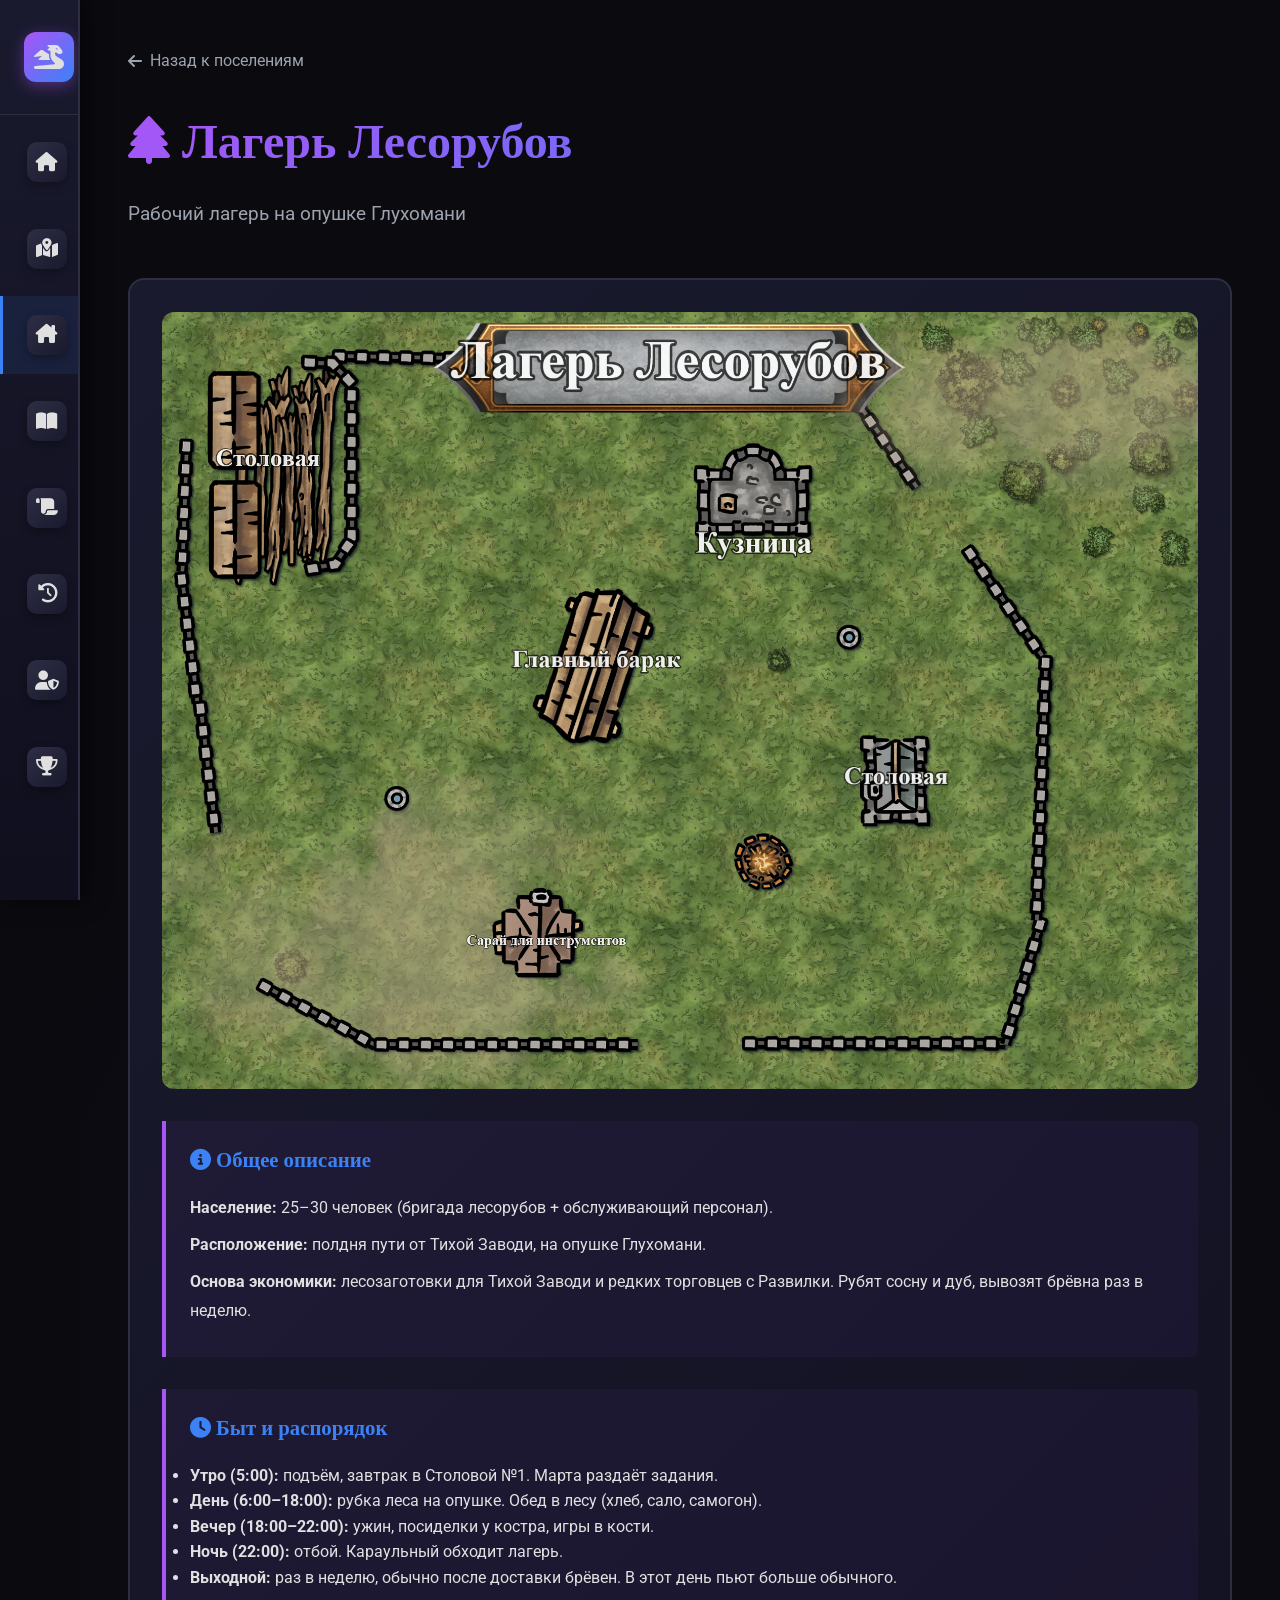
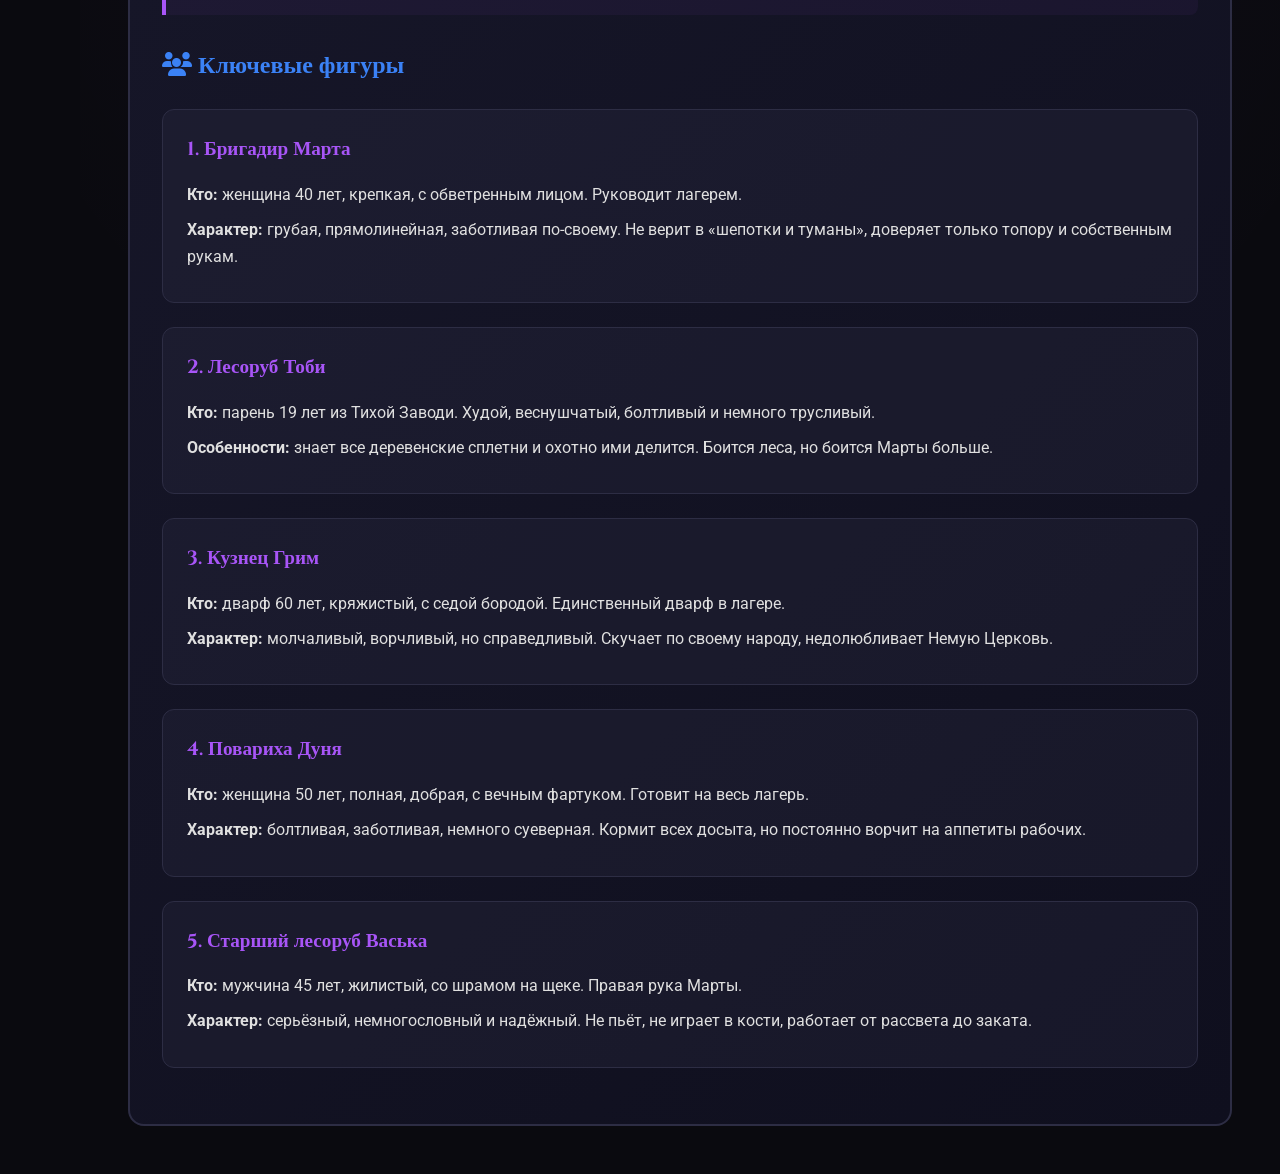
<file: sections/settlement-lagere-lesorubov.html>
<!DOCTYPE html>
<html lang="ru">
<head>
    <meta charset="UTF-8">
    <meta name="viewport" content="width=device-width, initial-scale=1.0">
    <title>Лагерь Лесорубов - Эльдория</title>
    <link rel="icon" type="image/png" href="../favicon.png">
    <link rel="stylesheet" href="https://cdnjs.cloudflare.com/ajax/libs/font-awesome/6.4.0/css/all.min.css">
    <link rel="stylesheet" href="../css/base.css">
    <link rel="stylesheet" href="../css/layout.css">
    <link rel="stylesheet" href="../css/components.css">
    <link rel="stylesheet" href="../css/animations.css">
    <link rel="stylesheet" href="../css/homepage.css">
    <link rel="stylesheet" href="../css/sections.css">
    <link rel="stylesheet" href="../css/responsive.css">
</head>
<body>
    <div id="main-content" class="visible">
        <nav class="sidebar">
            <div class="sidebar-header">
                <div class="sidebar-icon"><i class="fas fa-dragon"></i></div>
                <div class="sidebar-title">Эльдория</div>
            </div>
            <a href="../index.html" class="nav-item"><div class="nav-icon"><i class="fas fa-home"></i></div><span class="nav-text">Главная</span></a>
            <a href="maps.html" class="nav-item"><div class="nav-icon"><i class="fas fa-map-marked-alt"></i></div><span class="nav-text">Карты</span></a>
            <a href="settlements.html" class="nav-item active"><div class="nav-icon"><i class="fas fa-house-chimney"></i></div><span class="nav-text">Поселения</span></a>
            <a href="dictionary.html" class="nav-item"><div class="nav-icon"><i class="fas fa-book-open"></i></div><span class="nav-text">Словарь</span></a>
            <a href="lore.html" class="nav-item"><div class="nav-icon"><i class="fas fa-scroll"></i></div><span class="nav-text">Лор Эльдории</span></a>
            <a href="timeline.html" class="nav-item"><div class="nav-icon"><i class="fas fa-history"></i></div><span class="nav-text">Летопись</span></a>
            <a href="character.html" class="nav-item"><div class="nav-icon"><i class="fas fa-user-shield"></i></div><span class="nav-text">Создание персонажа</span></a>
            <!-- ДОБАВЛЕНО: Ссылка на Достижения -->
            <a href="achievements.html" class="nav-item"><div class="nav-icon"><i class="fas fa-trophy"></i></div><span class="nav-text">Достижения</span></a>
        </nav>

        <main class="content">
            <div class="breadcrumbs">
                <a href="settlements.html" class="breadcrumb-link"><i class="fas fa-arrow-left"></i> Назад к поселениям</a>
            </div>
            <div class="content-header">
                <h2><i class="fas fa-tree"></i> Лагерь Лесорубов</h2>
                <p>Рабочий лагерь на опушке Глухомани</p>
            </div>
            <div class="settlement-detail">
                <div class="settlement-map">
                    <img src="../maps/Лагерь лесорубов.png" alt="Лагерь Лесорубов">
                </div>
                <div class="settlement-info">
                    <div class="info-block">
                        <h4><i class="fas fa-info-circle"></i> Общее описание</h4>
                        <p><strong>Население:</strong> 25–30 человек (бригада лесорубов + обслуживающий персонал).</p>
                        <p><strong>Расположение:</strong> полдня пути от Тихой Заводи, на опушке Глухомани.</p>
                        <p><strong>Основа экономики:</strong> лесозаготовки для Тихой Заводи и редких торговцев с Развилки. Рубят сосну и дуб, вывозят брёвна раз в неделю.</p>
                    </div>
                    <div class="info-block">
                        <h4><i class="fas fa-clock"></i> Быт и распорядок</h4>
                        <ul>
                            <li><strong>Утро (5:00):</strong> подъём, завтрак в Столовой №1. Марта раздаёт задания.</li>
                            <li><strong>День (6:00–18:00):</strong> рубка леса на опушке. Обед в лесу (хлеб, сало, самогон).</li>
                            <li><strong>Вечер (18:00–22:00):</strong> ужин, посиделки у костра, игры в кости.</li>
                            <li><strong>Ночь (22:00):</strong> отбой. Караульный обходит лагерь.</li>
                            <li><strong>Выходной:</strong> раз в неделю, обычно после доставки брёвен. В этот день пьют больше обычного.</li>
                        </ul>
                    </div>
                    <div class="residents">
                        <h4><i class="fas fa-users"></i> Ключевые фигуры</h4>
                        <div class="resident-card">
                            <h5>1. Бригадир Марта</h5>
                            <p><strong>Кто:</strong> женщина 40 лет, крепкая, с обветренным лицом. Руководит лагерем.</p>
                            <p><strong>Характер:</strong> грубая, прямолинейная, заботливая по-своему. Не верит в «шепотки и туманы», доверяет только топору и собственным рукам.</p>
                        </div>
                        <div class="resident-card">
                            <h5>2. Лесоруб Тоби</h5>
                            <p><strong>Кто:</strong> парень 19 лет из Тихой Заводи. Худой, веснушчатый, болтливый и немного трусливый.</p>
                            <p><strong>Особенности:</strong> знает все деревенские сплетни и охотно ими делится. Боится леса, но боится Марты больше.</p>
                        </div>
                        <div class="resident-card">
                            <h5>3. Кузнец Грим</h5>
                            <p><strong>Кто:</strong> дварф 60 лет, кряжистый, с седой бородой. Единственный дварф в лагере.</p>
                            <p><strong>Характер:</strong> молчаливый, ворчливый, но справедливый. Скучает по своему народу, недолюбливает Немую Церковь.</p>
                        </div>
                        <div class="resident-card">
                            <h5>4. Повариха Дуня</h5>
                            <p><strong>Кто:</strong> женщина 50 лет, полная, добрая, с вечным фартуком. Готовит на весь лагерь.</p>
                            <p><strong>Характер:</strong> болтливая, заботливая, немного суеверная. Кормит всех досыта, но постоянно ворчит на аппетиты рабочих.</p>
                        </div>
                        <div class="resident-card">
                            <h5>5. Старший лесоруб Васька</h5>
                            <p><strong>Кто:</strong> мужчина 45 лет, жилистый, со шрамом на щеке. Правая рука Марты.</p>
                            <p><strong>Характер:</strong> серьёзный, немногословный и надёжный. Не пьёт, не играет в кости, работает от рассвета до заката.</p>
                        </div>
                    </div>
                </div>
            </div>
        </main>
    </div>
    <script src="../js/main.js"></script>
    <!-- Скрипт load-sidebar.js УДАЛЕН, так как меню прописано вручную -->
</body>
</html>
</file>
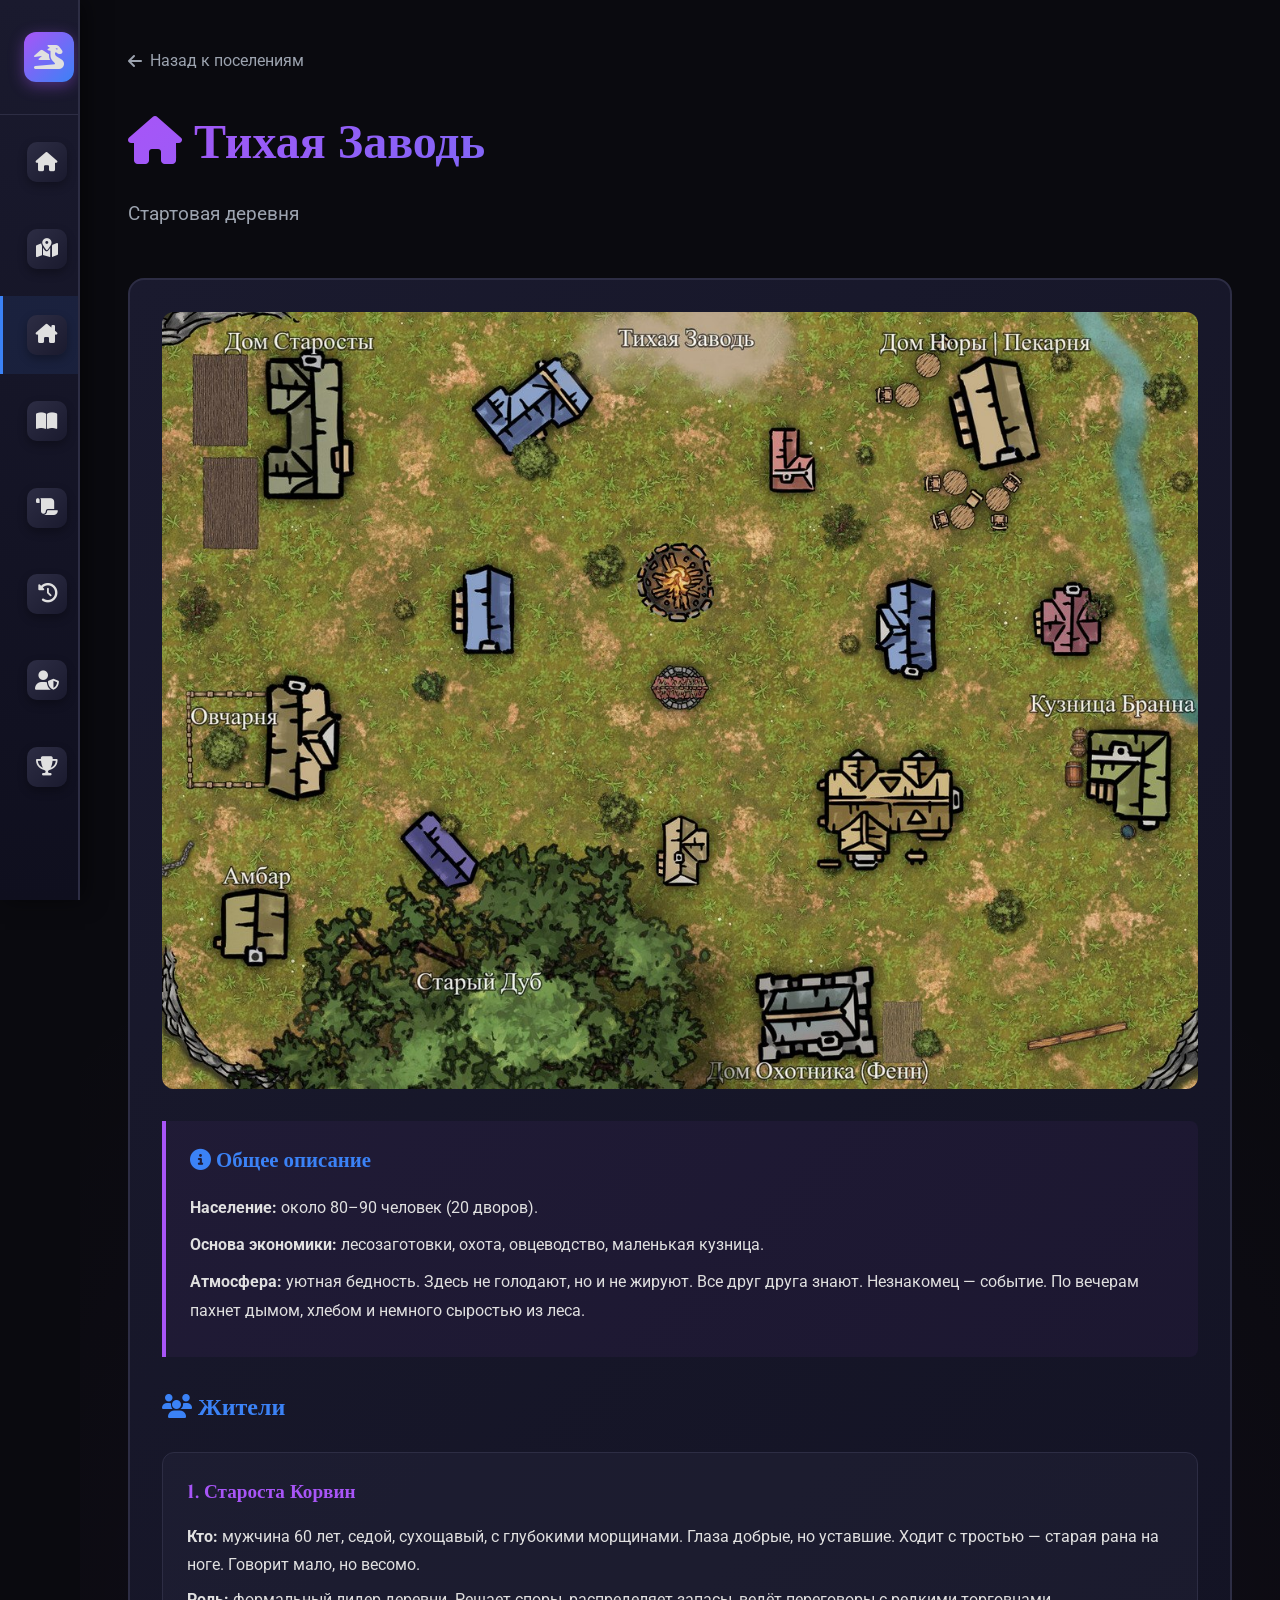
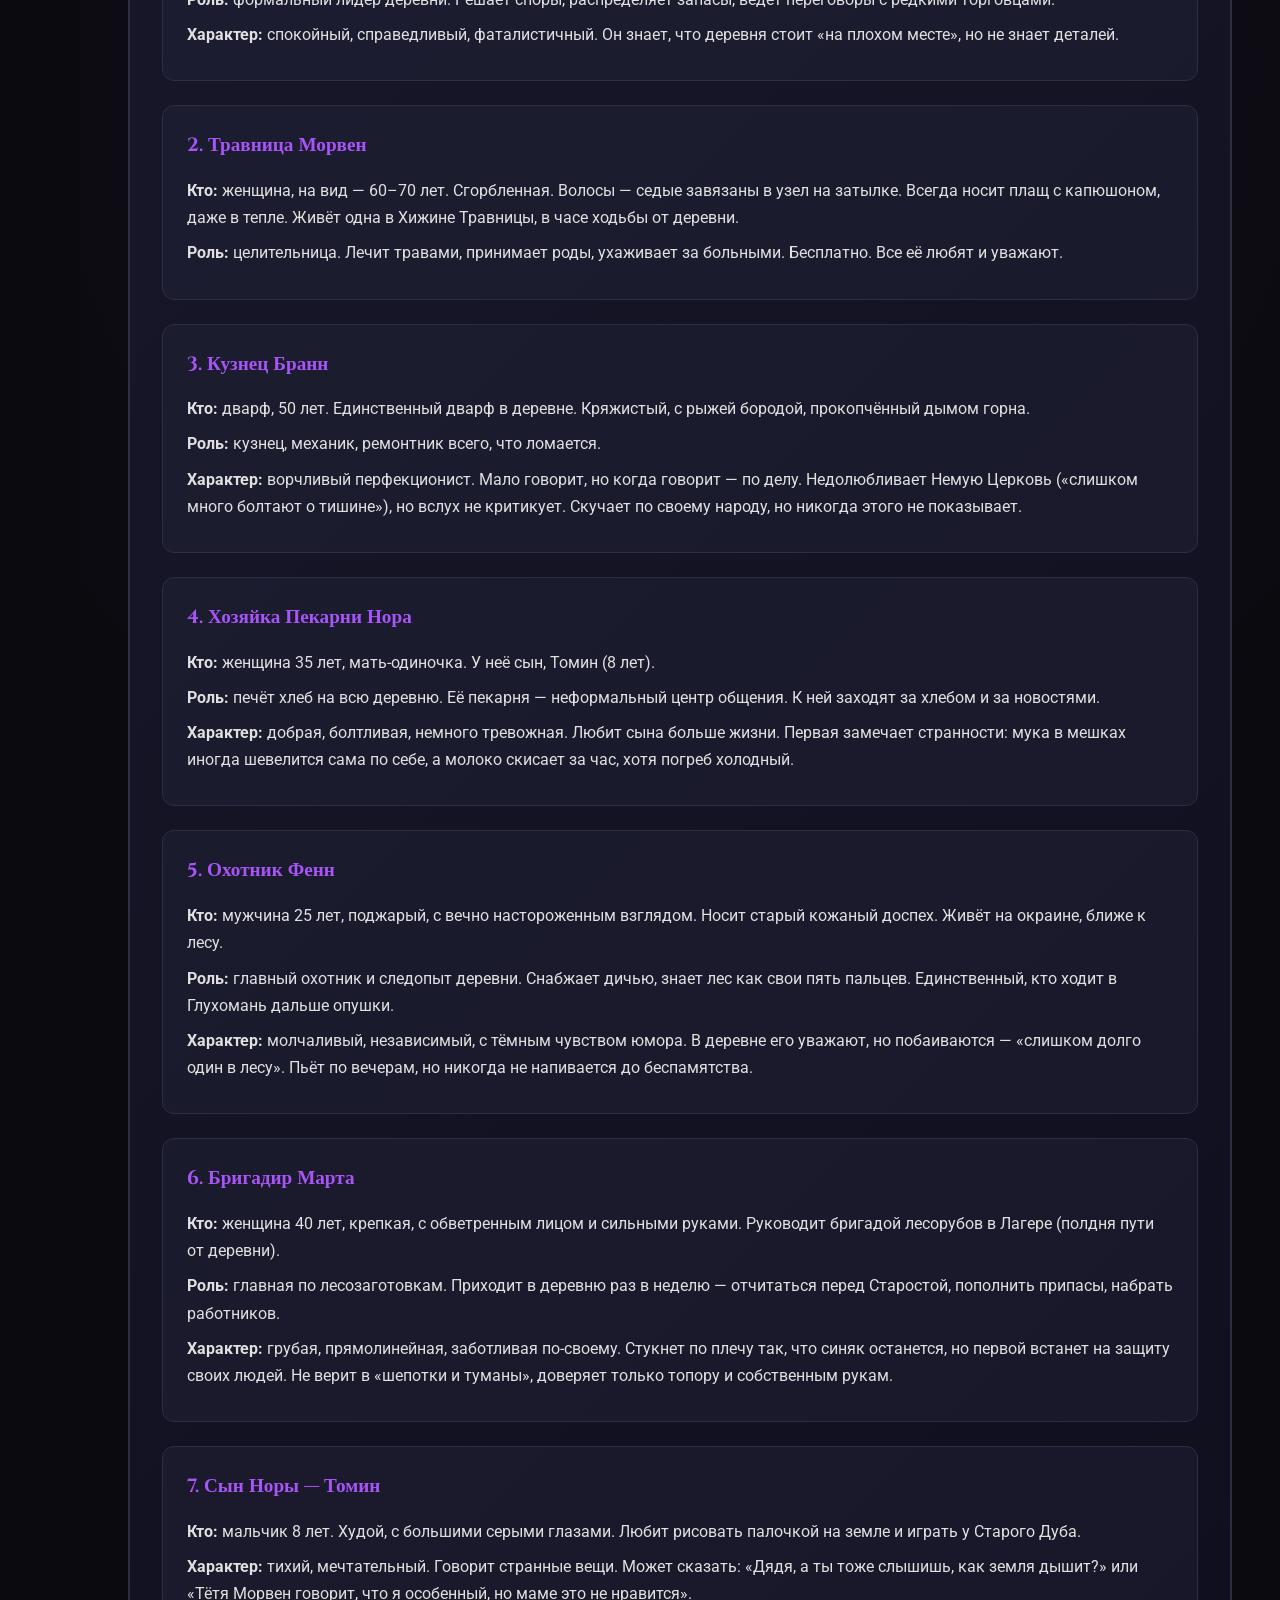
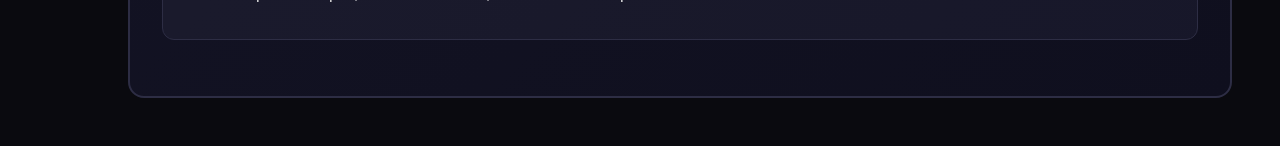
<file: sections/settlement-tikhaya-zavod.html>
<!DOCTYPE html>
<html lang="ru">
<head>
    <meta charset="UTF-8">
    <meta name="viewport" content="width=device-width, initial-scale=1.0">
    <title>Тихая Заводь - Эльдория</title>
    <link rel="icon" type="image/png" href="../favicon.png">
    <link rel="stylesheet" href="https://cdnjs.cloudflare.com/ajax/libs/font-awesome/6.4.0/css/all.min.css">
    <link rel="stylesheet" href="../css/base.css">
    <link rel="stylesheet" href="../css/layout.css">
    <link rel="stylesheet" href="../css/components.css">
    <link rel="stylesheet" href="../css/animations.css">
    <link rel="stylesheet" href="../css/homepage.css">
    <link rel="stylesheet" href="../css/sections.css">
    <link rel="stylesheet" href="../css/responsive.css">
</head>
<body>
    <div id="main-content" class="visible">
        <nav class="sidebar">
            <div class="sidebar-header">
                <div class="sidebar-icon"><i class="fas fa-dragon"></i></div>
                <div class="sidebar-title">Эльдория</div>
            </div>
            <a href="../index.html" class="nav-item"><div class="nav-icon"><i class="fas fa-home"></i></div><span class="nav-text">Главная</span></a>
            <a href="maps.html" class="nav-item"><div class="nav-icon"><i class="fas fa-map-marked-alt"></i></div><span class="nav-text">Карты</span></a>
            <a href="settlements.html" class="nav-item active"><div class="nav-icon"><i class="fas fa-house-chimney"></i></div><span class="nav-text">Поселения</span></a>
            <a href="dictionary.html" class="nav-item"><div class="nav-icon"><i class="fas fa-book-open"></i></div><span class="nav-text">Словарь</span></a>
            <a href="lore.html" class="nav-item"><div class="nav-icon"><i class="fas fa-scroll"></i></div><span class="nav-text">Лор Эльдории</span></a>
            <a href="timeline.html" class="nav-item"><div class="nav-icon"><i class="fas fa-history"></i></div><span class="nav-text">Летопись</span></a>
            <a href="character.html" class="nav-item"><div class="nav-icon"><i class="fas fa-user-shield"></i></div><span class="nav-text">Создание персонажа</span></a>
            <!-- ДОБАВЛЕНО: Ссылка на Достижения -->
            <a href="achievements.html" class="nav-item"><div class="nav-icon"><i class="fas fa-trophy"></i></div><span class="nav-text">Достижения</span></a>
        </nav>

        <main class="content">
            <div class="breadcrumbs">
                <a href="settlements.html" class="breadcrumb-link"><i class="fas fa-arrow-left"></i> Назад к поселениям</a>
            </div>
            <div class="content-header">
                <h2><i class="fas fa-home"></i> Тихая Заводь</h2>
                <p>Стартовая деревня</p>
            </div>
            <div class="settlement-detail">
                <div class="settlement-map">
                    <img src="../maps/Деревня Тихая Заводь.jpg" alt="Тихая Заводь">
                </div>
                <div class="settlement-info">
                    <div class="info-block">
                        <h4><i class="fas fa-info-circle"></i> Общее описание</h4>
                        <p><strong>Население:</strong> около 80–90 человек (20 дворов).</p>
                        <p><strong>Основа экономики:</strong> лесозаготовки, охота, овцеводство, маленькая кузница.</p>
                        <p><strong>Атмосфера:</strong> уютная бедность. Здесь не голодают, но и не жируют. Все друг друга знают. Незнакомец — событие. По вечерам пахнет дымом, хлебом и немного сыростью из леса.</p>
                    </div>
                    <div class="residents">
                        <h4><i class="fas fa-users"></i> Жители</h4>
                        <div class="resident-card">
                            <h5>1. Староста Корвин</h5>
                            <p><strong>Кто:</strong> мужчина 60 лет, седой, сухощавый, с глубокими морщинами. Глаза добрые, но уставшие. Ходит с тростью — старая рана на ноге. Говорит мало, но весомо.</p>
                            <p><strong>Роль:</strong> формальный лидер деревни. Решает споры, распределяет запасы, ведёт переговоры с редкими торговцами.</p>
                            <p><strong>Характер:</strong> спокойный, справедливый, фаталистичный. Он знает, что деревня стоит «на плохом месте», но не знает деталей.</p>
                        </div>
                        <div class="resident-card">
                            <h5>2. Травница Морвен</h5>
                            <p><strong>Кто:</strong> женщина, на вид — 60–70 лет. Сгорбленная. Волосы — седые завязаны в узел на затылке. Всегда носит плащ с капюшоном, даже в тепле. Живёт одна в Хижине Травницы, в часе ходьбы от деревни.</p>
                            <p><strong>Роль:</strong> целительница. Лечит травами, принимает роды, ухаживает за больными. Бесплатно. Все её любят и уважают.</p>
                        </div>
                        <div class="resident-card">
                            <h5>3. Кузнец Бранн</h5>
                            <p><strong>Кто:</strong> дварф, 50 лет. Единственный дварф в деревне. Кряжистый, с рыжей бородой, прокопчённый дымом горна.</p>
                            <p><strong>Роль:</strong> кузнец, механик, ремонтник всего, что ломается.</p>
                            <p><strong>Характер:</strong> ворчливый перфекционист. Мало говорит, но когда говорит — по делу. Недолюбливает Немую Церковь («слишком много болтают о тишине»), но вслух не критикует. Скучает по своему народу, но никогда этого не показывает.</p>
                        </div>
                        <div class="resident-card">
                            <h5>4. Хозяйка Пекарни Нора</h5>
                            <p><strong>Кто:</strong> женщина 35 лет, мать-одиночка. У неё сын, Томин (8 лет).</p>
                            <p><strong>Роль:</strong> печёт хлеб на всю деревню. Её пекарня — неформальный центр общения. К ней заходят за хлебом и за новостями.</p>
                            <p><strong>Характер:</strong> добрая, болтливая, немного тревожная. Любит сына больше жизни. Первая замечает странности: мука в мешках иногда шевелится сама по себе, а молоко скисает за час, хотя погреб холодный.</p>
                        </div>
                        <div class="resident-card">
                            <h5>5. Охотник Фенн</h5>
                            <p><strong>Кто:</strong> мужчина 25 лет, поджарый, с вечно настороженным взглядом. Носит старый кожаный доспех. Живёт на окраине, ближе к лесу.</p>
                            <p><strong>Роль:</strong> главный охотник и следопыт деревни. Снабжает дичью, знает лес как свои пять пальцев. Единственный, кто ходит в Глухомань дальше опушки.</p>
                            <p><strong>Характер:</strong> молчаливый, независимый, с тёмным чувством юмора. В деревне его уважают, но побаиваются — «слишком долго один в лесу». Пьёт по вечерам, но никогда не напивается до беспамятства.</p>
                        </div>
                        <div class="resident-card">
                            <h5>6. Бригадир Марта</h5>
                            <p><strong>Кто:</strong> женщина 40 лет, крепкая, с обветренным лицом и сильными руками. Руководит бригадой лесорубов в Лагере (полдня пути от деревни).</p>
                            <p><strong>Роль:</strong> главная по лесозаготовкам. Приходит в деревню раз в неделю — отчитаться перед Старостой, пополнить припасы, набрать работников.</p>
                            <p><strong>Характер:</strong> грубая, прямолинейная, заботливая по-своему. Стукнет по плечу так, что синяк останется, но первой встанет на защиту своих людей. Не верит в «шепотки и туманы», доверяет только топору и собственным рукам.</p>
                        </div>
                        <div class="resident-card">
                            <h5>7. Сын Норы — Томин</h5>
                            <p><strong>Кто:</strong> мальчик 8 лет. Худой, с большими серыми глазами. Любит рисовать палочкой на земле и играть у Старого Дуба.</p>
                            <p><strong>Характер:</strong> тихий, мечтательный. Говорит странные вещи. Может сказать: «Дядя, а ты тоже слышишь, как земля дышит?» или «Тётя Морвен говорит, что я особенный, но маме это не нравится».</p>
                        </div>
                    </div>
                </div>
            </div>
        </main>
    </div>
    <script src="../js/main.js"></script>
    <!-- Скрипт load-sidebar.js УДАЛЕН, так как меню прописано вручную -->
</body>
</html>
</file>
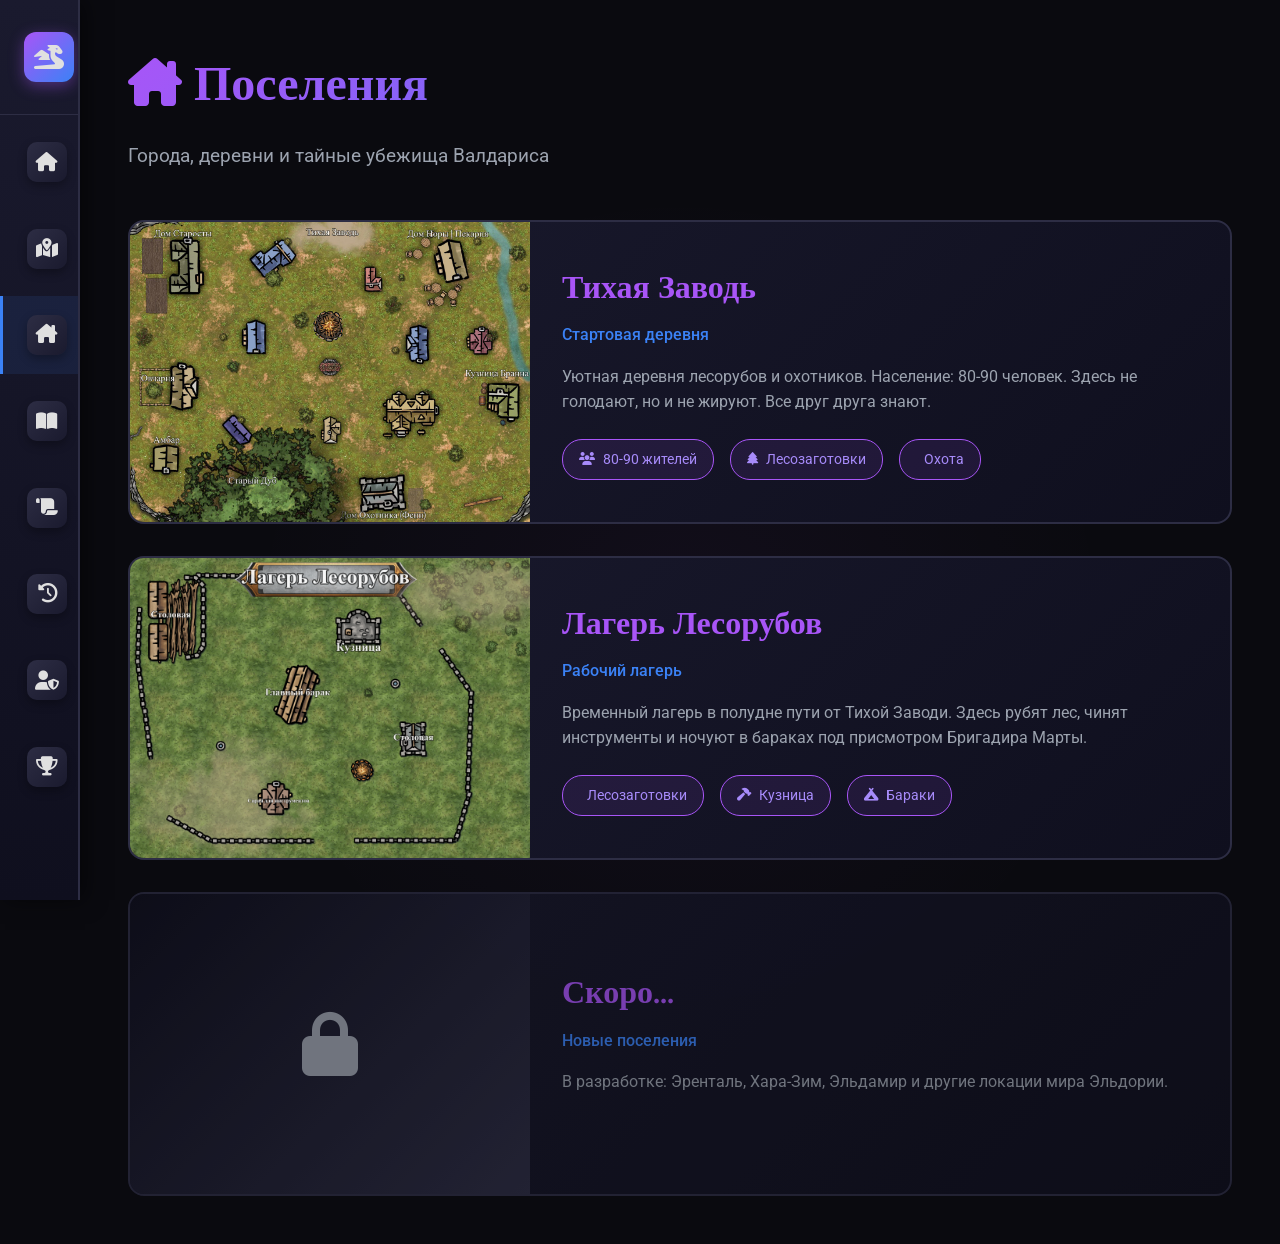
<file: sections/settlements.html>
<!DOCTYPE html>
<html lang="ru">
<head>
    <meta charset="UTF-8">
    <meta name="viewport" content="width=device-width, initial-scale=1.0">
    <title>Поселения - Эльдория</title>
    <link rel="icon" type="image/png" href="../favicon.png">
    <link rel="stylesheet" href="https://cdnjs.cloudflare.com/ajax/libs/font-awesome/6.4.0/css/all.min.css">
    <link rel="stylesheet" href="../css/base.css">
    <link rel="stylesheet" href="../css/layout.css">
    <link rel="stylesheet" href="../css/components.css">
    <link rel="stylesheet" href="../css/animations.css">
    <link rel="stylesheet" href="../css/homepage.css">
    <link rel="stylesheet" href="../css/sections.css">
    <link rel="stylesheet" href="../css/responsive.css">
</head>
<body>
    <div id="main-content" class="visible">
        <nav class="sidebar">
            <div class="sidebar-header">
                <div class="sidebar-icon"><i class="fas fa-dragon"></i></div>
                <div class="sidebar-title">Эльдория</div>
            </div>
            <a href="../index.html" class="nav-item"><div class="nav-icon"><i class="fas fa-home"></i></div><span class="nav-text">Главная</span></a>
            <a href="maps.html" class="nav-item"><div class="nav-icon"><i class="fas fa-map-marked-alt"></i></div><span class="nav-text">Карты</span></a>
            <a href="settlements.html" class="nav-item active"><div class="nav-icon"><i class="fas fa-house-chimney"></i></div><span class="nav-text">Поселения</span></a>
            <a href="dictionary.html" class="nav-item"><div class="nav-icon"><i class="fas fa-book-open"></i></div><span class="nav-text">Словарь</span></a>
            <a href="lore.html" class="nav-item"><div class="nav-icon"><i class="fas fa-scroll"></i></div><span class="nav-text">Лор Эльдории</span></a>
            <a href="timeline.html" class="nav-item"><div class="nav-icon"><i class="fas fa-history"></i></div><span class="nav-text">Летопись</span></a>
            <a href="character.html" class="nav-item"><div class="nav-icon"><i class="fas fa-user-shield"></i></div><span class="nav-text">Создание персонажа</span></a>
            <!-- ДОБАВЛЕНО: Ссылка на Достижения -->
            <a href="achievements.html" class="nav-item"><div class="nav-icon"><i class="fas fa-trophy"></i></div><span class="nav-text">Достижения</span></a>
        </nav>

        <main class="content">
            <div class="content-header">
                <h2><i class="fas fa-house-chimney"></i> Поселения</h2>
                <p>Города, деревни и тайные убежища Валдариса</p>
            </div>
            <div class="settlements-list">
                <a href="settlement-tikhaya-zavod.html" class="settlement-preview-card">
                    <div class="settlement-preview-image">
                        <img src="../maps/Деревня Тихая Заводь.jpg" alt="Тихая Заводь">
                        <div class="settlement-overlay"><i class="fas fa-arrow-right"></i></div>
                    </div>
                    <div class="settlement-preview-info">
                        <h3>Тихая Заводь</h3>
                        <p class="settlement-type">Стартовая деревня</p>
                        <p class="settlement-description">Уютная деревня лесорубов и охотников. Население: 80-90 человек. Здесь не голодают, но и не жируют. Все друг друга знают.</p>
                        <div class="settlement-tags">
                            <span class="tag"><i class="fas fa-users"></i> 80-90 жителей</span>
                            <span class="tag"><i class="fas fa-tree"></i> Лесозаготовки</span>
                            <span class="tag"><i class="fas fa-bow-arrow"></i> Охота</span>
                        </div>
                    </div>
                </a>
                <a href="settlement-lagere-lesorubov.html" class="settlement-preview-card">
                    <div class="settlement-preview-image">
                        <img src="../maps/Лагерь лесорубов.png" alt="Лагерь Лесорубов">
                        <div class="settlement-overlay"><i class="fas fa-arrow-right"></i></div>
                    </div>
                    <div class="settlement-preview-info">
                        <h3>Лагерь Лесорубов</h3>
                        <p class="settlement-type">Рабочий лагерь</p>
                        <p class="settlement-description">Временный лагерь в полудне пути от Тихой Заводи. Здесь рубят лес, чинят инструменты и ночуют в бараках под присмотром Бригадира Марты.</p>
                        <div class="settlement-tags">
                            <span class="tag"><i class="fas fa-axe"></i> Лесозаготовки</span>
                            <span class="tag"><i class="fas fa-hammer"></i> Кузница</span>
                            <span class="tag"><i class="fas fa-campground"></i> Бараки</span>
                        </div>
                    </div>
                </a>
                <div class="settlement-preview-card coming-soon">
                    <div class="settlement-preview-image">
                        <div class="placeholder-image"><i class="fas fa-lock"></i></div>
                    </div>
                    <div class="settlement-preview-info">
                        <h3>Скоро...</h3>
                        <p class="settlement-type">Новые поселения</p>
                        <p class="settlement-description">В разработке: Эренталь, Хара-Зим, Эльдамир и другие локации мира Эльдории.</p>
                    </div>
                </div>
            </div>
        </main>
    </div>
    <script src="../js/main.js"></script>
    <!-- Скрипт load-sidebar.js УДАЛЕН, так как меню прописано вручную -->
</body>
</html>
</file>
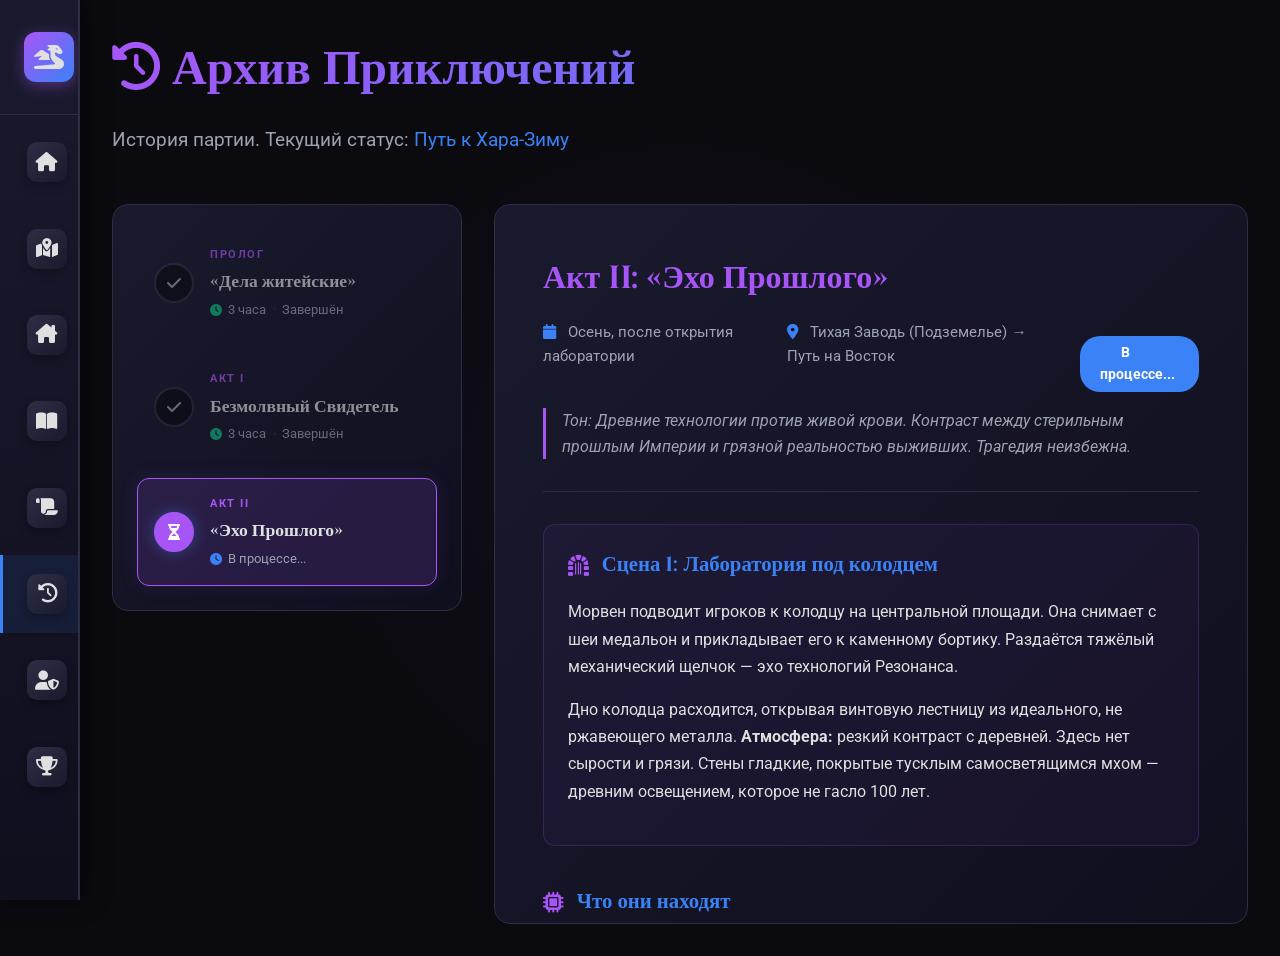
<file: sections/timeline.html>
<!DOCTYPE html>
<html lang="ru">
<head>
    <meta charset="UTF-8">
    <meta name="viewport" content="width=device-width, initial-scale=1.0">
    <title>Летопись - Эльдория</title>
    <link rel="icon" type="image/png" href="../favicon.png">
    <link rel="stylesheet" href="https://cdnjs.cloudflare.com/ajax/libs/font-awesome/6.4.0/css/all.min.css">
    <link rel="stylesheet" href="../css/base.css">
    <link rel="stylesheet" href="../css/layout.css">
    <link rel="stylesheet" href="../css/components.css">
    <link rel="stylesheet" href="../css/animations.css">
    <link rel="stylesheet" href="../css/homepage.css">
    <link rel="stylesheet" href="../css/sections.css">
    <link rel="stylesheet" href="../css/responsive.css">
</head>
<body>
    <div id="main-content" class="visible">
        <nav class="sidebar">
            <div class="sidebar-header">
                <div class="sidebar-icon"><i class="fas fa-dragon"></i></div>
                <div class="sidebar-title">Эльдория</div>
            </div>
            <a href="../index.html" class="nav-item"><div class="nav-icon"><i class="fas fa-home"></i></div><span class="nav-text">Главная</span></a>
            <a href="maps.html" class="nav-item"><div class="nav-icon"><i class="fas fa-map-marked-alt"></i></div><span class="nav-text">Карты</span></a>
            <a href="settlements.html" class="nav-item"><div class="nav-icon"><i class="fas fa-house-chimney"></i></div><span class="nav-text">Поселения</span></a>
            <a href="dictionary.html" class="nav-item"><div class="nav-icon"><i class="fas fa-book-open"></i></div><span class="nav-text">Словарь</span></a>
            <a href="lore.html" class="nav-item"><div class="nav-icon"><i class="fas fa-scroll"></i></div><span class="nav-text">Лор Эльдории</span></a>
            <a href="timeline.html" class="nav-item active"><div class="nav-icon"><i class="fas fa-history"></i></div><span class="nav-text">Летопись</span></a>
            <a href="character.html" class="nav-item"><div class="nav-icon"><i class="fas fa-user-shield"></i></div><span class="nav-text">Создание персонажа</span></a>
            <!-- ДОБАВЛЕНО: Ссылка на Достижения -->
            <a href="achievements.html" class="nav-item"><div class="nav-icon"><i class="fas fa-trophy"></i></div><span class="nav-text">Достижения</span></a>
        </nav>

        <main class="content timeline-page">
            <div class="content-header">
                <h2><i class="fas fa-history"></i> Архив Приключений</h2>
                <p>История партии. Текущий статус: <span style="color: var(--color-accent-blue)">Путь к Хара-Зиму</span></p>
            </div>

            <div class="archive-layout">
                <!-- Оглавление -->
                <aside class="chapter-list">
                    
                    <!-- ПРОЛОГ (ЗАВЕРШЁН) -->
                    <div class="chapter-item completed" onclick="showChapter('prologue')">
                        <div class="chapter-status"><i class="fas fa-check"></i></div>
                        <div class="chapter-info">
                            <span class="chapter-type">Пролог</span>
                            <h4>«Дела житейские»</h4>
                            <span class="chapter-sub">
                                <i class="fas fa-clock"></i> 3 часа
                                <span class="status-divider">•</span>
                                Завершён
                            </span>
                        </div>
                    </div>

                    <!-- АКТ 1 (ЗАВЕРШЁН) -->
                    <div class="chapter-item completed" onclick="showChapter('act1')">
                        <div class="chapter-status"><i class="fas fa-check"></i></div>
                        <div class="chapter-info">
                            <span class="chapter-type">Акт I</span>
                            <h4>Безмолвный Свидетель</h4>
                            <span class="chapter-sub">
                                <i class="fas fa-clock"></i> 3 часа
                                <span class="status-divider">•</span>
                                Завершён
                            </span>
                        </div>
                    </div>

                    <!-- АКТ 2 (АКТИВЕН) -->
                    <div class="chapter-item active" onclick="showChapter('act2')">
                        <div class="chapter-status current"><i class="fas fa-hourglass-half"></i></div>
                        <div class="chapter-info">
                            <span class="chapter-type">Акт II</span>
                            <h4>«Эхо Прошлого»</h4>
                            <span class="chapter-sub">
                                <i class="fas fa-clock"></i> В процессе...
                            </span>
                        </div>
                    </div>

                </aside>

                <!-- Область чтения -->
                <section class="chapter-viewer">
                    
                    <!-- КОНТЕНТ ПРОЛОГА -->
                    <div id="chapter-prologue" class="chapter-content">
                        <div class="chapter-hero">
                            <h3>Пролог: «Дела житейские»</h3>
                            <div class="chapter-meta">
                                <span><i class="fas fa-calendar"></i> Осень, 2 дня до Фестиваля</span>
                                <span><i class="fas fa-map-marker-alt"></i> Тихая Заводь</span>
                                <span class="status-badge completed-badge"><i class="fas fa-check"></i> Завершён</span>
                            </div>
                            <p class="chapter-intro">Тон: Уютное, немного меланхоличное фэнтези. Атмосфера осени, сбора урожая и последних теплых дней.</p>
                        </div>

                        <div class="event-block">
                            <h4><i class="fas fa-door-open"></i> Прибытие и Знакомство</h4>
                            <p>Игроки — местные жители или наёмные работники. Вечер у общего очага на центральной площади. Знакомство со Старостой Корвином, Норой и Фенном. Чисто ролевая сцена для установления связей.</p>
                        </div>

                        <div class="event-block">
                            <h4><i class="fas fa-piggy-bank"></i> Сбежавший Поросёнок</h4>
                            <p class="quest-desc"><strong>Завязка:</strong> Пастух просит найти поросёнка в Глухомани. Награда — лучшая овца.</p>
                            <ul class="quest-steps">
                                <li><strong>Поиск:</strong> Следы ведут в лес (Выживание СЛ 10).</li>
                                <li><strong>Находка:</strong> В овраге поросёнок <em>левитирует</em> среди светящихся цветов.</li>
                                <li><strong>Итог:</strong> Поросёнок возвращён. Цветок изъят Корвином.</li>
                            </ul>
                        </div>

                        <div class="event-block">
                            <h4><i class="fas fa-glass-cheers"></i> Фестиваль Урожая</h4>
                            <p>Кульминация уюта. Состязания с Фенном и Браннном, помощь Норе. Томин дарит рисунок с символом Узла. Морвен предупреждает о скоротечности тепла.</p>
                        </div>

                        <div class="event-block">
                            <h4><i class="fas fa-bed"></i> Финал Пролога</h4>
                            <p>Фестиваль окончен. Игроки, уставшие и счастливые, ложатся спать. Это момент наивысшего уюта и покоя перед тем, как всё изменится.</p>
                        </div>
                    </div>

                    <!-- КОНТЕНТ АКТА 1 -->
                    <div id="chapter-act1" class="chapter-content">
                        <div class="chapter-hero">
                            <h3>Акт I: «Безмолвный Свидетель»</h3>
                            <div class="chapter-meta">
                                <span><i class="fas fa-calendar"></i> Осень, после Фестиваля</span>
                                <span><i class="fas fa-map-marker-alt"></i> Тихая Заводь → Глухомань → Барсучьи Холмы</span>
                                <span class="status-badge completed-badge"><i class="fas fa-check"></i> Завершён</span>
                            </div>
                            <p class="chapter-intro">Тон: Тревожное фэнтези. Уют сменяется паранойей. Лес молчит. Туман пахнет гарью. То, что было знакомо, становится чужим.</p>
                        </div>

                        <div class="event-block">
                            <h4><i class="fas fa-road"></i> Дорога к Метеостанции</h4>
                            <p>Игроки выходят из Тихой Заводи на северо-восток, по тропе к Лагерю Лесорубов. Метеостанция находится дальше — у Барсучьих Холмов, в глубине Глухомани. День пути.</p>
                            <p><strong>Атмосфера:</strong> лес меняется. Сначала — знакомые тропы, где Фенн охотится на оленей. Но чем дальше, тем тише.</p>
                        </div>

                        <div class="event-block highlight">
                            <h4><i class="fas fa-shoe-prints"></i> Случайная находка</h4>
                            <p class="quest-desc"><strong>На развилке тропы:</strong> старый детский ботинок. Внутри — засохший светящийся цветок (Эльф взял его с собой). Рядом — следы, уходящие в чащу.</p>
                            <p>Следы приводят к небольшой поляне с <strong>идеально ровным кругом выжженной земли</strong>. В центре — горстка пепла. Проверка Магии показывает: это не огонь. Это что-то, что «выжгло» саму жизнь.</p>
                        </div>

                        <div class="event-block">
                            <h4><i class="fas fa-campground"></i> Привал у Лагеря Лесорубов</h4>
                            <p>Марта встречает игроков настороженно. Подтверждает: <em>«В лесу неладно. Зверь уходит на восток. И туман... он пахнет не сыростью. Он пахнет гарью»</em>.</p>
                            <p>Даёт флягу крепкого самогона «для храбрости». <strong>Варвар выбухал её и получил шишку в жопу</strong> (спасибо чернокожему другу за идею).</p>
                        </div>

                        <div class="event-block">
                            <h4><i class="fas fa-broadcast-tower"></i> Метеостанция «Барсучьи Холмы»</h4>
                            <p>К вечеру игроки добираются до холмов. Метеостанция — полуразрушенная каменная башня Империи, увитая плющом. На вершине — ржавый флюгер в форме птицы. Дверь тяжёлая, но не заколочена.</p>
                            <p><strong>Первый этаж:</strong> круглая комната. Пыль, паутина, сломанная мебель. Стены покрыты мхом. В центре — винтовая лестница, ведущая <em>вниз</em>. Метеостанция уходит под землю на три этажа.</p>
                        </div>

                        <div class="event-block highlight">
                            <h4><i class="fas fa-flask"></i> Подвал — Главная Лаборатория</h4>
                            <p>Здесь игроки находят:</p>
                            <ul class="quest-steps">
                                <li>Старые столы с истлевшими бумагами (ничего нельзя прочесть)</li>
                                <li>Разбитые колбы и медные инструменты</li>
                                <li><strong>Барометр</strong> — массивный прибор на стене. Стекло треснуло, ртуть вытекла. Починить невозможно.</li>
                                <li>В углу, в темноте — <strong>Автоматон-Хранитель</strong></li>
                            </ul>
                        </div>

                        <div class="event-block">
                            <h4><i class="fas fa-robot"></i> Автоматон-Хранитель</h4>
                            <p>Выглядит как старый, покосившийся дровосек из металла и дерева. Рост — около метра. Один глаз — тусклый рубин, второй — пустая глазница. Одна рука заменена на ржавую кочергу.</p>
                            <p><strong>Пробуждение:</strong> когда кто-то касается барометра или подходит к автоматону, рубин загорается красным. Он дёргается, встаёт и говорит скрипучим голосом:</p>
                            <blockquote>«Цикл... завершён. Узник... начинает забывать. Когда Узник забудет себя... Тишина... умолкнет. Хранитель... должен... наблюдать. Наблюдаю. Наблюдаю. Наблюдаю...»</blockquote>
                            <p>Он не опасен. Сломлен и дезориентирован. Выполняет последний приказ, отданный 100 лет назад — вести наблюдения за состоянием «Узника».</p>
                        </div>

                        <div class="event-block">
                            <h4><i class="fas fa-tools"></i> Взаимодействие с Автоматоном</h4>
                            <ul class="quest-steps">
                                <li><strong>Починка речевого модуля:</strong> он говорит яснее — <em>«Якорь Западный ослаб. Хранительница близко. Туман ищет... ищет Дитя»</em></li>
                                <li><strong>Осмотр корпуса:</strong> выгравирован символ — три линии, сходящиеся в одной точке. Тот самый Узел.</li>
                                <li><strong>Информация:</strong> он охраняет «Протокол Тишины». «Узник» — то, что заперто в Узле под землёй. «Хранительница» — Морвен. <em>«Она... устала. Она... передумала»</em></li>
                                <li><strong>Координаты других точек:</strong> Остов Хара-Зима, Монастырь Безмолвия, и одна точка... <strong>прямо под Тихой Заводью</strong></li>
                                <li><strong>Про туман:</strong> <em>«Давление растёт. Туман придёт... скоро. Очень скоро»</em></li>
                            </ul>
                            <p class="quest-desc"><strong>Важно:</strong> барометр починить нельзя. Но автоматон <em>уничтожил</em> барометр — он сам работает как барометр, чувствуя давление Резонанса.</p>
                        </div>

                        <div class="event-block">
                            <h4><i class="fas fa-arrow-left"></i> Возвращение в Тихую Заводь</h4>
                            <p><strong>Дорога обратно:</strong> лес стал другим. Тишина — полная. Даже ветра нет. На тропе — мёртвый олень. Без ран. Просто мёртвый. В лесу игроков окружали тёмные фигуры, но ничего серьёзного не представляли.</p>
                        </div>

                        <div class="event-block highlight">
                            <h4><i class="fas fa-exclamation-triangle"></i> Прибытие в деревню (утро)</h4>
                            <p>На окраине их встречает заплаканная Нора. Она бросается к игрокам:</p>
                            <blockquote>«Томин... Томин ушёл! Он встал ночью и пошёл в лес. Я не успела... он не отвечал, он просто шёл с открытыми глазами! Фенн пошёл за ним, но не вернулся!»</blockquote>
                            <p>Мальчик исчез. Охотник — тоже. Староста Корвин собирает поисковый отряд, но сам идти не может — нога.</p>
                            <p><strong>Следы:</strong> игроки находят следы Томина и Фенна. Они ведут в одну сторону — к <strong>Хижине Травницы</strong>.</p>
                        </div>

                        <div class="event-block">
                            <h4><i class="fas fa-home"></i> Хижина Травницы</h4>
                            <p>Хижина выглядит мирно. Свет в окне. Дым из трубы. Морвен сидит на крыльце, пьёт чай. Увидев игроков, она улыбается:</p>
                            <blockquote>«А, вот и вы. Я вас ждала. Заходите. Разговор будет долгий и... неприятный»</blockquote>
                            <p><strong>Внутри:</strong> Томин спит на кровати. Он в порядке. Фенн сидит у стены, связанный, с кляпом во рту. Он в ярости, но не ранен.</p>
                        </div>

                        <div class="event-block">
                            <h4><i class="fas fa-comments"></i> Разговор с Морвен</h4>
                            <p>Она спокойна, как удав. Она знает об автоматоне. Знает, что игроки были на станции. Знает всё.</p>
                            <p><strong>Правда о Тишине и Какофонии:</strong> <em>«Мы заперли зверя в клетке. Но клетка убивает мир. Я думала, что спасаю человечество. Теперь я знаю: я лишь отсрочила конец. Тишина — это смерть. Медленная, тихая, но смерть»</em></p>
                            <p><strong>Её план:</strong> использовать Томина. Мальчик — <strong>Дитя Резонанса</strong>. Он слышит Какофонию. Через него можно открыть клетку без разрушения Якорей. Не выпустить зверя — а <em>договориться</em> с ним. <em>«Какофония — не зло. Она — новая форма жизни. Мы должны слиться с ней, а не бежать»</em></p>
                            <p><strong>Просьба:</strong> <em>«Я не враг вам. Я та, кто дал вам 100 лет мира. Теперь я прошу вас помочь мне закончить начатое»</em></p>
                        </div>

                        <div class="event-block highlight">
                            <h4><i class="fas fa-handshake"></i> Выбор игроков: ПОМОЧЬ</h4>
                            <p>Игроки соглашаются помочь Морвен.</p>
                            <p>Морвен развязывает Фенна, но просит его уйти. Он отказывается и убегает в лес, клянясь поднять деревню. Морвен не препятствует: <em>«Пусть бежит. Когда всё закончится, он поймёт»</em>.</p>
                        </div>

                        <div class="event-block">
                            <h4><i class="fas fa-flag-checkered"></i> Финал Акта 1</h4>
                            <ul class="quest-steps">
                                <li>Морвен идёт к Старосте Корвину вместе с игроками. Объясняет всё. Корвин в ужасе, но Морвен убеждает его <strong>добровольно отдать амулет</strong>. Он соглашается — не потому что верит ей, а потому что верит игрокам. <em>«Если вы с ней... значит, так надо»</em></li>
                                <li>Томин остаётся с Морвен. Она учит его слышать Резонанс без страха.</li>
                                <li>Деревня в панике. Жители разделяются: кто-то верит игрокам, кто-то считает их предателями. Нора в ярости — она думает, что у неё украли сына.</li>
                            </ul>
                        </div>

                        <div class="event-block current-status">
                            <h4><i class="fas fa-map-pin"></i> Итог Акта 1</h4>
                            <p>Морвен, игроки и Томин стоят у входа в <strong>подземную лабораторию под колодцем</strong>. Морвен говорит:</p>
                            <blockquote>«То, что мы сделаем — изменит мир. Вы готовы?»</blockquote>
                            <div class="status-badge completed-badge">Акт завершён</div>
                        </div>

                        <div class="event-block consequences">
                            <h4><i class="fas fa-balance-scale"></i> Последствия и цели</h4>
                            
                            <div class="consequence-block">
                                <h5><i class="fas fa-users"></i> Новая фракция</h5>
                                <p>Игроки становятся частью плана Морвен. Они не враги Церкви — они враги самой Тишины.</p>
                            </div>

                            <div class="consequence-block">
                                <h5><i class="fas fa-bullseye"></i> Цель Акта 2</h5>
                                <p>Спуститься в лабораторию под колодцем, найти способ пробудить Якоря и открыть клетку Какофонии. Для этого нужно посетить три точки:</p>
                                <ul class="quest-steps">
                                    <li><strong>Руины под деревней</strong> — первая точка наблюдения</li>
                                    <li><strong>Остов Хара-Зима</strong> — Восточный Якорь</li>
                                    <li><strong>Монастырь Безмолвия</strong> — архив с записями о ритуале</li>
                                </ul>
                            </div>

                            <div class="consequence-block warning-block">
                                <h5><i class="fas fa-exclamation-circle"></i> Моральная дилемма</h5>
                                <p>Морвен <strong>не говорит всей правды</strong>. Открытие клетки может не «слить» человечество с Какофонией, а уничтожить его.</p>
                            </div>
                        </div>
                    </div>

                    <!-- КОНТЕНТ АКТА 2 -->
                    <div id="chapter-act2" class="chapter-content active">
                        <div class="chapter-hero">
                            <h3>Акт II: «Эхо Прошлого»</h3>
                            <div class="chapter-meta">
                                <span><i class="fas fa-calendar"></i> Осень, после открытия лаборатории</span>
                                <span><i class="fas fa-map-marker-alt"></i> Тихая Заводь (Подземелье) → Путь на Восток</span>
                                <span class="status-badge pulsing"><i class="fas fa-hourglass-half"></i> В процессе...</span>
                            </div>
                            <p class="chapter-intro">Тон: Древние технологии против живой крови. Контраст между стерильным прошлым Империи и грязной реальностью выживших. Трагедия неизбежна.</p>
                        </div>

                        <div class="event-block highlight">
                            <h4><i class="fas fa-dungeon"></i> Сцена 1: Лаборатория под колодцем</h4>
                            <p>Морвен подводит игроков к колодцу на центральной площади. Она снимает с шеи медальон и прикладывает его к каменному бортику. Раздаётся тяжёлый механический щелчок — эхо технологий Резонанса.</p>
                            <p>Дно колодца расходится, открывая винтовую лестницу из идеального, не ржавеющего металла. <strong>Атмосфера:</strong> резкий контраст с деревней. Здесь нет сырости и грязи. Стены гладкие, покрытые тусклым самосветящимся мхом — древним освещением, которое не гасло 100 лет.</p>
                        </div>

                        <div class="event-block">
                            <h4><i class="fas fa-microchip"></i> Что они находят</h4>
                            <ul class="quest-steps">
                                <li><strong>Технологии:</strong> Голографические проекции (мерцают и сбоют), стазис-капсулы (пустые, но внутри видны окаменевшие остатки растений), автоматические двери, реагирующие на движение.</li>
                                <li><strong>Центральный зал:</strong> Огромный круглый стол. В центре — пьедестал с углублением под амулет Старосты.</li>
                            </ul>
                        </div>

                        <div class="event-block">
                            <h4><i class="fas fa-ghost"></i> Голограммы (История)</h4>
                            <p>Когда игроки активируют стол, появляются призрачные фигуры Элиаса, Двалина, Лиары и молодой Морвен. Они обсуждают Ритуал.</p>
                            <p>Записи показывают, что Морвен была предана делу, плакала, когда Якоря жертвовали собой. Она была верным Хранителем. <strong>Это сбивает игроков с толку:</strong> как эта добрая женщина из записей стала той, кто сейчас стоит рядом с ними?</p>
                        </div>

                        <div class="event-block highlight">
                            <h4><i class="fas fa-bolt"></i> Активация и Сбой</h4>
                            <p>Игрок с амулетом вставляет его в пьедестал. Но Резонанс Томина (которого Морвен привела с собой) вызывает сбой в охранных системах.</p>
                            <p><strong>Бой:</strong> Из стен выходят два <strong>Стража-Автоматона</strong> (бывшие големы Террамора). Они не убивают, а пытаются «изолировать аномалию» — захватить игроков в силовые поля.</p>
                        </div>

                        <div class="event-block tragedy">
                            <h4><i class="fas fa-skull-crossbones"></i> Цена Победы</h4>
                            <p>Во время боя происходят трагические события:</p>
                            <ul class="quest-steps">
                                <li><strong>Варвар</strong> одолел одного автомата и рванул защищать Морвен, но погиб от своего же оружия.</li>
                                <li><strong>Плут</strong>, у которого остался 1 ХП, остановил автоматов тем, что просто стукнул по пьедесталу на столе. Automatoны ушли обратно в стены.</li>
                                <li>Плут начал лутать Варвара. В этот момент спустился Эльф из их партии и дал ему подзатыльник за то, тот украл у него деньги — <strong>тем самым убив Плута</strong>.</li>
                            </ul>
                            <p class="quest-desc" style="border-color: #ef4444; background: rgba(239, 68, 68, 0.05);"><strong>Итог:</strong> Два героя погибли в холодных стенах древней лаборатории. Их эхо останется здесь навсегда.</p>
                        </div>

                        <div class="event-block current-status">
                            <h4><i class="fas fa-map-marked-alt"></i> Текущий момент</h4>
                            <p>После боя стол проецирует карту Валдариса с тремя пульсирующими точками (Якорями) и одной центральной (Узел под треугольником).</p>
                            <p>Морвен говорит: <em>«Нам нужно ослабить три замка. Начнём с Восточного. С Хара-Зима»</em>.</p>
                            <div class="status-badge pulsing">Цель: Добраться до Хара-Зима</div>
                        </div>

                        <div class="event-block consequences">
                            <h4><i class="fas fa-route"></i> Цели и последствия</h4>
                            
                            <div class="consequence-block">
                                <h5><i class="fas fa-mountain"></i> Следующая цель</h5>
                                <p>Добраться до <strong>Остова Хара-Зима</strong> — Восточного Якоря. Это бывшая летающая столица Империи Аэридаль, ныне лежащая в руинах.</p>
                            </div>

                            <div class="consequence-block warning-block">
                                <h5><i class="fas fa-heart-crack"></i> Потери</h5>
                                <p>Партия понесла тяжёлые потери. Варвар и Плут погибли. Оставшиеся игроки должны нести бремя их памяти и продолжать путь, несмотря на горе.</p>
                            </div>
                        </div>
                    </div>

                </section>
            </div>
        </main>
    </div>

    <script src="../js/main.js"></script>
    <!-- Скрипт load-sidebar.js УДАЛЕН, так как меню прописано вручную -->
    <script>
        function showChapter(id) {
            document.querySelectorAll('.chapter-item').forEach(el => el.classList.remove('active'));
            document.querySelectorAll('.chapter-content').forEach(el => el.classList.remove('active'));

            if (id === 'prologue') {
                document.querySelectorAll('.chapter-item')[0].classList.add('active');
                document.getElementById('chapter-prologue').classList.add('active');
            } else if (id === 'act1') {
                document.querySelectorAll('.chapter-item')[1].classList.add('active');
                document.getElementById('chapter-act1').classList.add('active');
            } else if (id === 'act2') {
                document.querySelectorAll('.chapter-item')[2].classList.add('active');
                document.getElementById('chapter-act2').classList.add('active');
            }
        }
    </script>
</body>
</html>
</file>
<file: css/base.css>
@import url('https://fonts.googleapis.com/css2?family=Cinzel:wght@400;700;900&family=Roboto:wght@300;400;700&display=swap');

:root {
    --color-bg-primary: #0a0a0f;
    --color-bg-secondary: #1a1a2e;
    --color-bg-tertiary: #0f0f1e;
    --color-border: #2d2d44;
    --color-text-primary: #e0e0e0;
    --color-text-secondary: #9ca3af;
    --color-accent-purple: #a855f7;
    --color-accent-blue: #3b82f6;
    --color-accent-light: #a78bfa;
}

* {
    margin: 0;
    padding: 0;
    box-sizing: border-box;
}

body {
    font-family: 'Roboto', sans-serif;
    background: var(--color-bg-primary);
    color: var(--color-text-primary);
    overflow-x: hidden;
    line-height: 1.6;
}

h1, h2, h3, h4, h5, h6 {
    font-family: 'Cinzel', serif;
}

/* Предотвращение масштабирования на iOS */
* {
    -webkit-tap-highlight-color: transparent;
}

/* Плавная прокрутка */
html {
    scroll-behavior: smooth;
}

/* Улучшение рендеринга шрифтов */
body {
    -webkit-font-smoothing: antialiased;
    -moz-osx-font-smoothing: grayscale;
    text-rendering: optimizeLegibility;
}

/* Оптимизация для мобильных устройств */
@media (max-width: 768px) {
    /* Отключаем hover эффекты на тач-устройствах */
    @media (hover: none) {
        #welcome-banner {
            cursor: default;
        }
    }
    
    /* Улучшаем читаемость */
    #welcome-banner {
        padding: 1rem;
    }
}
</file>
<file: css/layout.css>
/* Боковая панель */
.sidebar {
    position: fixed;
    left: 0;
    top: 0;
    height: 100vh;
    width: 80px;
    background: linear-gradient(180deg, var(--color-bg-secondary) 0%, var(--color-bg-tertiary) 100%);
    border-right: 2px solid var(--color-border);
    z-index: 100;
    transition: all 0.4s cubic-bezier(0.4, 0, 0.2, 1);
    overflow: hidden;
    box-shadow: 5px 0 20px rgba(0, 0, 0, 0.5);
}

.sidebar:hover {
    width: 320px;
}

.sidebar-header {
    padding: 2rem 1.5rem;
    border-bottom: 1px solid var(--color-border);
    display: flex;
    align-items: center;
    gap: 1rem;
}

.sidebar-icon {
    width: 50px;
    height: 50px;
    background: linear-gradient(135deg, var(--color-accent-purple), var(--color-accent-blue));
    border-radius: 12px;
    display: flex;
    align-items: center;
    justify-content: center;
    font-size: 1.5rem;
    flex-shrink: 0;
    box-shadow: 0 4px 15px rgba(168, 85, 247, 0.4);
    transition: transform 0.3s ease;
}

.sidebar:hover .sidebar-icon {
    transform: scale(1.1);
}

.sidebar-title {
    font-family: 'Cinzel', serif;
    font-size: 1.5rem;
    font-weight: 700;
    background: linear-gradient(135deg, var(--color-accent-purple), var(--color-accent-blue));
    -webkit-background-clip: text;
    -webkit-text-fill-color: transparent;
    background-clip: text;
    white-space: nowrap;
    opacity: 0;
    transition: opacity 0.3s ease 0.1s;
}

.sidebar:hover .sidebar-title {
    opacity: 1;
}

/* Навигация */
.nav-item {
    position: relative;
    padding: 1.2rem 1.5rem;
    display: flex;
    align-items: center;
    gap: 1rem;
    text-decoration: none;
    color: var(--color-text-primary);
    transition: all 0.3s cubic-bezier(0.4, 0, 0.2, 1);
    border-left: 3px solid transparent;
    margin: 0.5rem 0;
}

.nav-item::before {
    content: '';
    position: absolute;
    left: 0;
    top: 0;
    width: 0;
    height: 100%;
    background: linear-gradient(90deg, rgba(168, 85, 247, 0.2), transparent);
    transition: width 0.3s ease;
}

.nav-item:hover::before {
    width: 100%;
}

.nav-item:hover {
    border-left-color: var(--color-accent-purple);
    background: rgba(168, 85, 247, 0.05);
    transform: translateX(10px);
}

.nav-item.active {
    border-left-color: var(--color-accent-blue);
    background: rgba(59, 130, 246, 0.1);
}

.nav-icon {
    width: 40px;
    height: 40px;
    background: linear-gradient(135deg, var(--color-border), var(--color-bg-secondary));
    border-radius: 10px;
    display: flex;
    align-items: center;
    justify-content: center;
    font-size: 1.2rem;
    flex-shrink: 0;
    box-shadow: 0 4px 10px rgba(0, 0, 0, 0.3);
    transition: all 0.3s ease;
}

.nav-item:hover .nav-icon {
    transform: scale(1.15);
    box-shadow: 0 6px 20px rgba(168, 85, 247, 0.4);
}

.nav-text {
    font-size: 1.1rem;
    font-weight: 500;
    white-space: nowrap;
    opacity: 0;
    transition: opacity 0.3s ease 0.1s;
}

.sidebar:hover .nav-text {
    opacity: 1;
}

.nav-item:hover .nav-text {
    color: var(--color-accent-purple);
}

/* Область контента */
.content {
    margin-left: 80px;
    padding: 3rem;
    min-height: 100vh;
    background: 
        radial-gradient(circle at 50% 50%, rgba(168, 85, 247, 0.05) 0%, transparent 50%),
        var(--color-bg-primary);
}

.content-header {
    margin-bottom: 3rem;
}

.content-header h2 {
    font-size: 3rem;
    font-weight: 700;
    background: linear-gradient(135deg, var(--color-accent-purple), var(--color-accent-blue));
    -webkit-background-clip: text;
    -webkit-text-fill-color: transparent;
    background-clip: text;
    margin-bottom: 1rem;
}

.content-header p {
    font-size: 1.2rem;
    color: var(--color-text-secondary);
}
</file>
<file: css/components.css>
/* Карточки */
.card {
    background: linear-gradient(135deg, var(--color-bg-secondary) 0%, var(--color-bg-tertiary) 100%);
    border: 2px solid var(--color-border);
    border-radius: 16px;
    padding: 2rem;
    transition: all 0.4s cubic-bezier(0.4, 0, 0.2, 1);
    position: relative;
    overflow: hidden;
    text-decoration: none;
    color: var(--color-text-primary);
    display: block;
}

.card::before {
    content: '';
    position: absolute;
    top: 0;
    left: -100%;
    width: 100%;
    height: 100%;
    background: linear-gradient(90deg, transparent, rgba(168, 85, 247, 0.1), transparent);
    transition: left 0.5s ease;
}

.card:hover::before {
    left: 100%;
}

.card:hover {
    transform: translateY(-10px);
    border-color: var(--color-accent-purple);
    box-shadow: 0 20px 40px rgba(168, 85, 247, 0.3);
}

.card h3 {
    font-size: 1.5rem;
    color: var(--color-accent-purple);
    margin-bottom: 1rem;
}

.card p {
    color: var(--color-text-secondary);
    line-height: 1.6;
}

.card-grid {
    display: grid;
    grid-template-columns: repeat(auto-fit, minmax(300px, 1fr));
    gap: 2rem;
    margin-top: 2rem;
}

/* Кнопки */
.btn {
    display: inline-flex;
    align-items: center;
    gap: 0.8rem;
    padding: 1rem 2rem;
    background: linear-gradient(135deg, var(--color-bg-secondary), var(--color-bg-tertiary));
    border: 2px solid var(--color-border);
    border-radius: 12px;
    text-decoration: none;
    color: var(--color-text-primary);
    transition: all 0.3s ease;
    cursor: pointer;
    font-size: 1rem;
    font-weight: 500;
}

.btn:hover {
    border-color: var(--color-accent-purple);
    transform: translateY(-3px);
    box-shadow: 0 10px 25px rgba(168, 85, 247, 0.3);
}

/* Иконки Font Awesome */
.icon {
    display: inline-flex;
    align-items: center;
    justify-content: center;
}

.icon-home::before { content: "\f015"; }
.icon-map::before { content: "\f279"; }
.icon-settlement::before { content: "\f015"; }
.icon-book::before { content: "\f02d"; }
.icon-scroll::before { content: "\f70c"; }
.icon-sword::before { content: "\f71c"; }
</file>
<file: css/animations.css>
/* Приветственный баннер */
#welcome-banner {
    position: fixed;
    top: 0;
    left: 0;
    width: 100%;
    height: 100vh;
    background: linear-gradient(135deg, #1a0033 0%, #0d001a 50%, #000000 100%);
    z-index: 1000;
    display: flex;
    align-items: center;
    justify-content: center;
    flex-direction: column;
    cursor: pointer;
    transition: all 1s cubic-bezier(0.68, -0.55, 0.265, 1.55);
    overflow: hidden;
}

#welcome-banner::before {
    content: '';
    position: absolute;
    top: 0;
    left: 0;
    width: 100%;
    height: 100%;
    background: 
        radial-gradient(circle at 20% 50%, rgba(120, 0, 255, 0.3) 0%, transparent 50%),
        radial-gradient(circle at 80% 50%, rgba(0, 100, 255, 0.3) 0%, transparent 50%);
    animation: pulse 4s ease-in-out infinite;
}

@keyframes pulse {
    0%, 100% { opacity: 0.5; }
    50% { opacity: 1; }
}

#welcome-banner h1 {
    font-family: 'Cinzel', serif;
    font-size: 5rem;
    font-weight: 900;
    background: linear-gradient(135deg, var(--color-accent-purple), var(--color-accent-blue), var(--color-accent-purple));
    background-size: 200% 200%;
    -webkit-background-clip: text;
    -webkit-text-fill-color: transparent;
    background-clip: text;
    animation: gradient 3s ease infinite;
    text-shadow: 0 0 30px rgba(168, 85, 247, 0.5);
    z-index: 1;
    letter-spacing: 0.1em;
}

@keyframes gradient {
    0%, 100% { background-position: 0% 50%; }
    50% { background-position: 100% 50%; }
}

#welcome-banner .subtitle {
    font-size: 1.5rem;
    color: var(--color-accent-light);
    margin-top: 1rem;
    opacity: 0.8;
    z-index: 1;
    animation: fadeInUp 1s ease 0.5s both;
}

#welcome-banner .click-hint {
    position: absolute;
    bottom: 50px;
    font-size: 1rem;
    color: #6b7280;
    animation: bounce 2s infinite;
    z-index: 1;
}

@keyframes bounce {
    0%, 100% { transform: translateY(0); }
    50% { transform: translateY(-10px); }
}

@keyframes fadeInUp {
    from {
        opacity: 0;
        transform: translateY(20px);
    }
    to {
        opacity: 1;
        transform: translateY(0);
    }
}

#welcome-banner.dismissed {
    transform: translateY(-100%);
    opacity: 0;
}

/* Частицы */
.particle {
    position: absolute;
    width: 4px;
    height: 4px;
    background: rgba(168, 85, 247, 0.6);
    border-radius: 50%;
    animation: float 10s infinite;
}

@keyframes float {
    0%, 100% {
        transform: translateY(0) translateX(0);
        opacity: 0;
    }
    10%, 90% {
        opacity: 1;
    }
    50% {
        transform: translateY(-100vh) translateX(50px);
    }
}

/* Основной контент */
#main-content {
    opacity: 0;
    transition: opacity 0.5s ease 0.5s;
}

#main-content.visible {
    opacity: 1;
}

/* Плавающая анимация */
.floating {
    animation: floating 3s ease-in-out infinite;
}

@keyframes floating {
    0%, 100% { transform: translateY(0px); }
    50% { transform: translateY(-20px); }
}

/* Появление секций */
.section {
    display: none;
    animation: fadeIn 0.5s ease;
}

.section.active {
    display: block;
}

@keyframes fadeIn {
    from {
        opacity: 0;
        transform: translateY(20px);
    }
    to {
        opacity: 1;
        transform: translateY(0);
    }
}

/* ===== ОПТИМИЗАЦИЯ ЗАСТАВКИ ПОД МОБИЛЬНЫЕ ===== */

/* Планшеты */
@media (max-width: 1024px) {
    #welcome-banner h1 {
        font-size: 4rem;
    }
    
    #welcome-banner .subtitle {
        font-size: 1.3rem;
    }
}

/* Планшеты портрет */
@media (max-width: 768px) {
    #welcome-banner h1 {
        font-size: 3rem;
        letter-spacing: 0.05em;
    }
    
    #welcome-banner .subtitle {
        font-size: 1.1rem;
        padding: 0 1rem;
        text-align: center;
    }
    
    #welcome-banner .click-hint {
        font-size: 0.9rem;
        bottom: 30px;
    }
}

/* Мобильные телефоны */
@media (max-width: 480px) {
    #welcome-banner h1 {
        font-size: 2.2rem;
        letter-spacing: 0.02em;
    }
    
    #welcome-banner .subtitle {
        font-size: 1rem;
        padding: 0 1.5rem;
    }
    
    #welcome-banner .click-hint {
        font-size: 0.85rem;
        bottom: 20px;
    }
    
    /* Уменьшаем количество частиц на мобильных */
    .particle {
        width: 3px;
        height: 3px;
    }
}

/* Очень маленькие экраны */
@media (max-width: 320px) {
    #welcome-banner h1 {
        font-size: 1.8rem;
    }
    
    #welcome-banner .subtitle {
        font-size: 0.9rem;
    }
    
    #welcome-banner .click-hint {
        font-size: 0.8rem;
    }
}

/* Landscape orientation (горизонтальная ориентация) */
@media (max-height: 500px) and (orientation: landscape) {
    #welcome-banner h1 {
        font-size: 2.5rem;
        margin-bottom: 0.5rem;
    }
    
    #welcome-banner .subtitle {
        font-size: 1rem;
        margin-top: 0.5rem;
    }
    
    #welcome-banner .click-hint {
        display: none; /* Скрываем подсказку на горизонтальных экранах */
    }
}
</file>
<file: css/homepage.css>
/* Главная страница */
.homepage {
    display: flex;
    flex-direction: column;
    align-items: center;
    padding: 0;
    overflow-x: hidden;
}

/* Hero секция */
.hero-section {
    width: 100%;
    min-height: 60vh;
    display: flex;
    align-items: center;
    justify-content: center;
    position: relative;
    background: 
        radial-gradient(circle at 30% 50%, rgba(168, 85, 247, 0.15) 0%, transparent 50%),
        radial-gradient(circle at 70% 50%, rgba(59, 130, 246, 0.15) 0%, transparent 50%),
        linear-gradient(180deg, var(--color-bg-primary) 0%, var(--color-bg-secondary) 100%);
}

.hero-content {
    text-align: center;
    z-index: 1;
    animation: fadeInUp 1.5s ease;
}

.hero-title {
    font-family: 'Cinzel', serif;
    font-size: 6rem;
    font-weight: 900;
    background: linear-gradient(135deg, var(--color-accent-purple), var(--color-accent-blue), var(--color-accent-purple));
    background-size: 200% 200%;
    -webkit-background-clip: text;
    -webkit-text-fill-color: transparent;
    background-clip: text;
    animation: gradient 3s ease infinite;
    letter-spacing: 0.2em;
    margin-bottom: 2rem;
    text-shadow: 0 0 50px rgba(168, 85, 247, 0.5);
}

.hero-divider {
    width: 200px;
    height: 3px;
    background: linear-gradient(90deg, transparent, var(--color-accent-purple), transparent);
    margin: 0 auto 2rem;
    animation: pulse 2s ease-in-out infinite;
}

.hero-subtitle {
    font-size: 1.5rem;
    color: var(--color-accent-light);
    font-style: italic;
    opacity: 0.9;
    letter-spacing: 0.05em;
}

/* Секция с рунами */
.atmosphere-section {
    width: 100%;
    padding: 4rem 0;
    display: flex;
    justify-content: center;
    align-items: center;
    background: linear-gradient(180deg, var(--color-bg-secondary) 0%, var(--color-bg-primary) 100%);
}

.rune-circle {
    position: relative;
    width: 300px;
    height: 300px;
    animation: rotate 60s linear infinite;
}

@keyframes rotate {
    from { transform: rotate(0deg); }
    to { transform: rotate(360deg); }
}

.rune {
    position: absolute;
    font-size: 2.5rem;
    color: var(--color-accent-purple);
    text-shadow: 0 0 20px rgba(168, 85, 247, 0.8);
    animation: runeGlow 2s ease-in-out infinite;
}

.rune:nth-child(1) { top: 0; left: 50%; transform: translateX(-50%); animation-delay: 0s; }
.rune:nth-child(2) { top: 15%; right: 10%; animation-delay: 0.3s; }
.rune:nth-child(3) { top: 50%; right: 0; transform: translateY(-50%); animation-delay: 0.6s; }
.rune:nth-child(4) { bottom: 15%; right: 10%; animation-delay: 0.9s; }
.rune:nth-child(5) { bottom: 0; left: 50%; transform: translateX(-50%); animation-delay: 1.2s; }
.rune:nth-child(6) { bottom: 15%; left: 10%; animation-delay: 1.5s; }
.rune:nth-child(7) { top: 50%; left: 0; transform: translateY(-50%); animation-delay: 1.8s; }

@keyframes runeGlow {
    0%, 100% { opacity: 0.6; text-shadow: 0 0 20px rgba(168, 85, 247, 0.8); }
    50% { opacity: 1; text-shadow: 0 0 40px rgba(168, 85, 247, 1); }
}

/* Цитата */
.quote-section {
    width: 100%;
    padding: 4rem 2rem;
    background: linear-gradient(180deg, var(--color-bg-primary) 0%, var(--color-bg-secondary) 100%);
}

.lore-quote {
    max-width: 800px;
    margin: 0 auto;
    text-align: center;
    padding: 3rem;
    border-left: 4px solid var(--color-accent-purple);
    border-right: 4px solid var(--color-accent-blue);
    background: rgba(168, 85, 247, 0.05);
    border-radius: 16px;
}

.lore-quote p {
    font-size: 1.3rem;
    color: var(--color-text-primary);
    font-style: italic;
    line-height: 1.8;
    margin-bottom: 1.5rem;
}

.lore-quote cite {
    color: var(--color-accent-light);
    font-size: 1rem;
    font-style: normal;
}

/* Тизеры эпох */
.world-teaser {
    width: 100%;
    padding: 4rem 2rem;
    display: grid;
    grid-template-columns: repeat(auto-fit, minmax(300px, 1fr));
    gap: 2rem;
    max-width: 1200px;
    margin: 0 auto;
}

.teaser-card {
    background: linear-gradient(135deg, var(--color-bg-secondary) 0%, var(--color-bg-tertiary) 100%);
    border: 2px solid var(--color-border);
    border-radius: 16px;
    padding: 2.5rem;
    text-align: center;
    transition: all 0.4s cubic-bezier(0.4, 0, 0.2, 1);
    position: relative;
    overflow: hidden;
}

.teaser-card::before {
    content: '';
    position: absolute;
    top: 0;
    left: -100%;
    width: 100%;
    height: 100%;
    background: linear-gradient(90deg, transparent, rgba(168, 85, 247, 0.1), transparent);
    transition: left 0.5s ease;
}

.teaser-card:hover::before {
    left: 100%;
}

.teaser-card:hover {
    transform: translateY(-10px);
    border-color: var(--color-accent-purple);
    box-shadow: 0 20px 40px rgba(168, 85, 247, 0.3);
}

.teaser-icon {
    font-size: 3rem;
    margin-bottom: 1.5rem;
    animation: floating 3s ease-in-out infinite;
}

.teaser-card:nth-child(2) .teaser-icon {
    animation-delay: 0.5s;
}

.teaser-card:nth-child(3) .teaser-icon {
    animation-delay: 1s;
}

.teaser-card h3 {
    font-size: 1.5rem;
    color: var(--color-accent-purple);
    margin-bottom: 1rem;
}

.teaser-card p {
    color: var(--color-text-secondary);
    line-height: 1.6;
}

/* Кнопки исследования */
.explore-section {
    width: 100%;
    padding: 4rem 2rem;
    text-align: center;
    background: linear-gradient(180deg, var(--color-bg-secondary) 0%, var(--color-bg-primary) 100%);
}

.explore-section h2 {
    font-size: 2.5rem;
    color: var(--color-accent-purple);
    margin-bottom: 1rem;
}

.explore-subtitle {
    color: var(--color-text-secondary);
    font-size: 1.2rem;
    margin-bottom: 3rem;
}

.explore-buttons {
    display: flex;
    justify-content: center;
    gap: 1.5rem;
    flex-wrap: wrap;
    max-width: 1000px;
    margin: 0 auto;
}

.explore-btn {
    display: flex;
    align-items: center;
    gap: 0.8rem;
    padding: 1.2rem 2rem;
    background: linear-gradient(135deg, var(--color-bg-secondary) 0%, var(--color-bg-tertiary) 100%);
    border: 2px solid var(--color-border);
    border-radius: 12px;
    text-decoration: none;
    color: var(--color-text-primary);
    transition: all 0.3s ease;
    position: relative;
    overflow: hidden;
}

.explore-btn::before {
    content: '';
    position: absolute;
    top: 0;
    left: -100%;
    width: 100%;
    height: 100%;
    background: linear-gradient(90deg, transparent, rgba(168, 85, 247, 0.2), transparent);
    transition: left 0.5s ease;
}

.explore-btn:hover::before {
    left: 100%;
}

.explore-btn:hover {
    border-color: var(--color-accent-purple);
    transform: translateY(-5px);
    box-shadow: 0 10px 25px rgba(168, 85, 247, 0.3);
}

.btn-icon {
    font-size: 1.5rem;
}

.btn-text {
    font-size: 1.1rem;
    font-weight: 500;
}

/* Футер */
.footer-decoration {
    width: 100%;
    padding: 3rem 2rem;
    display: flex;
    align-items: center;
    justify-content: center;
    gap: 2rem;
    background: var(--color-bg-primary);
}

.decoration-line {
    flex: 1;
    max-width: 200px;
    height: 2px;
    background: linear-gradient(90deg, transparent, var(--color-accent-purple), transparent);
}

.footer-text {
    color: #6b7280;
    font-style: italic;
    font-size: 1rem;
}
</file>
<file: css/sections.css>
/* Карты */
.maps-grid {
    display: grid;
    grid-template-columns: repeat(auto-fit, minmax(400px, 1fr));
    gap: 2rem;
    margin-top: 2rem;
}

.map-card {
    background: linear-gradient(135deg, var(--color-bg-secondary) 0%, var(--color-bg-tertiary) 100%);
    border: 2px solid var(--color-border);
    border-radius: 16px;
    padding: 2rem;
    transition: all 0.4s cubic-bezier(0.4, 0, 0.2, 1);
}

.map-card:hover {
    transform: translateY(-5px);
    border-color: var(--color-accent-purple);
    box-shadow: 0 15px 30px rgba(168, 85, 247, 0.3);
}

.map-card h3 {
    font-size: 1.5rem;
    color: var(--color-accent-purple);
    margin-bottom: 1rem;
}

.map-container {
    background: var(--color-bg-primary);
    border-radius: 8px;
    overflow: hidden;
    margin-bottom: 1rem;
}

.map-image {
    width: 100%;
    height: auto;
    display: block;
    transition: transform 0.3s ease;
}

.map-card:hover .map-image {
    transform: scale(1.02);
}

.map-description {
    color: var(--color-text-secondary);
    line-height: 1.6;
}

/* Поселения */
.settlement-detail {
    background: linear-gradient(135deg, var(--color-bg-secondary) 0%, var(--color-bg-tertiary) 100%);
    border: 2px solid var(--color-border);
    border-radius: 16px;
    padding: 2rem;
}

.settlement-map {
    margin-bottom: 2rem;
    border-radius: 12px;
    overflow: hidden;
}

.settlement-map img {
    width: 100%;
    height: auto;
    display: block;
}

.settlement-info h3 {
    font-size: 2rem;
    color: var(--color-accent-purple);
    margin-bottom: 2rem;
}

.info-block {
    background: rgba(168, 85, 247, 0.05);
    border-left: 4px solid var(--color-accent-purple);
    padding: 1.5rem;
    margin-bottom: 2rem;
    border-radius: 0 8px 8px 0;
}

.info-block h4 {
    color: var(--color-accent-blue);
    margin-bottom: 1rem;
    font-size: 1.3rem;
}

.info-block p {
    color: var(--color-text-primary);
    line-height: 1.8;
    margin-bottom: 0.5rem;
}

.residents h4 {
    font-size: 1.5rem;
    color: var(--color-accent-blue);
    margin-bottom: 1.5rem;
}

.resident-card {
    background: rgba(45, 45, 68, 0.3);
    border: 1px solid var(--color-border);
    border-radius: 12px;
    padding: 1.5rem;
    margin-bottom: 1.5rem;
    transition: all 0.3s ease;
}

.resident-card:hover {
    border-color: var(--color-accent-purple);
    background: rgba(168, 85, 247, 0.05);
}

.resident-card h5 {
    font-size: 1.2rem;
    color: var(--color-accent-purple);
    margin-bottom: 1rem;
}

.resident-card p {
    color: var(--color-text-primary);
    line-height: 1.7;
    margin-bottom: 0.5rem;
}

/* Словарь */
.dictionary-grid {
    display: grid;
    grid-template-columns: repeat(auto-fit, minmax(300px, 1fr));
    gap: 1.5rem;
    margin-top: 2rem;
}

.term-card {
    background: linear-gradient(135deg, var(--color-bg-secondary) 0%, var(--color-bg-tertiary) 100%);
    border: 2px solid var(--color-border);
    border-radius: 12px;
    padding: 1.5rem;
    transition: all 0.3s ease;
}

.term-card:hover {
    border-color: var(--color-accent-purple);
    transform: translateY(-3px);
    box-shadow: 0 10px 25px rgba(168, 85, 247, 0.2);
}

.term-card h3 {
    font-size: 1.3rem;
    color: var(--color-accent-purple);
    margin-bottom: 0.8rem;
}

.term-card p {
    color: var(--color-text-secondary);
    line-height: 1.6;
}

/* Лор */
.lore-content {
    max-width: 1000px;
}

.lore-chapter {
    background: linear-gradient(135deg, var(--color-bg-secondary) 0%, var(--color-bg-tertiary) 100%);
    border: 2px solid var(--color-border);
    border-radius: 16px;
    padding: 2.5rem;
    margin-bottom: 2rem;
}

.lore-chapter h3 {
    font-size: 2rem;
    color: var(--color-accent-purple);
    margin-bottom: 2rem;
    padding-bottom: 1rem;
    border-bottom: 2px solid var(--color-border);
}

.lore-block {
    margin-bottom: 2rem;
}

.lore-block h4 {
    font-size: 1.4rem;
    color: var(--color-accent-blue);
    margin-bottom: 1rem;
}

.lore-block p {
    color: var(--color-text-primary);
    line-height: 1.8;
    margin-bottom: 1rem;
}

.lore-block ul, .lore-block ol {
    margin-left: 2rem;
    margin-bottom: 1rem;
}

.lore-block li {
    color: var(--color-text-primary);
    line-height: 1.8;
    margin-bottom: 0.5rem;
}

.lore-block blockquote {
    border-left: 4px solid var(--color-accent-purple);
    padding-left: 1.5rem;
    margin: 1.5rem 0;
    font-style: italic;
    color: var(--color-accent-light);
}

/* Создание персонажа */
.character-content {
    max-width: 900px;
}

.char-block {
    background: linear-gradient(135deg, var(--color-bg-secondary) 0%, var(--color-bg-tertiary) 100%);
    border: 2px solid var(--color-border);
    border-radius: 16px;
    padding: 2rem;
    margin-bottom: 2rem;
}

.char-block h3 {
    font-size: 1.8rem;
    color: var(--color-accent-purple);
    margin-bottom: 1.5rem;
}

.char-block.warning {
    border-color: #f59e0b;
    background: linear-gradient(135deg, rgba(245, 158, 11, 0.1) 0%, var(--color-bg-tertiary) 100%);
}

.char-block.warning h3 {
    color: #f59e0b;
}

.race-list, .class-list {
    list-style: none;
    padding: 0;
}

.race-list li, .class-list li {
    padding: 0.8rem 1.5rem;
    background: rgba(45, 45, 68, 0.3);
    margin-bottom: 0.5rem;
    border-radius: 8px;
    border-left: 3px solid var(--color-accent-blue);
    color: var(--color-text-primary);
    font-size: 1.1rem;
}

.class-detail {
    background: rgba(45, 45, 68, 0.3);
    border-radius: 12px;
    padding: 1.5rem;
    margin-bottom: 1.5rem;
}

.class-detail h4 {
    font-size: 1.3rem;
    color: var(--color-accent-blue);
    margin-bottom: 1rem;
}

.class-detail p {
    color: var(--color-text-primary);
    line-height: 1.8;
    margin-bottom: 1rem;
}

.class-detail strong {
    color: var(--color-accent-light);
}

/* ===== СПИСОК ПОСЕЛЕНИЙ ===== */
.settlements-list {
    display: flex;
    flex-direction: column;
    gap: 2rem;
    margin-top: 2rem;
}

.settlement-preview-card {
    background: linear-gradient(135deg, var(--color-bg-secondary) 0%, var(--color-bg-tertiary) 100%);
    border: 2px solid var(--color-border);
    border-radius: 16px;
    overflow: hidden;
    text-decoration: none;
    color: var(--color-text-primary);
    display: grid;
    grid-template-columns: 400px 1fr;
    transition: all 0.4s cubic-bezier(0.4, 0, 0.2, 1);
    position: relative;
}

.settlement-preview-card:hover {
    border-color: var(--color-accent-purple);
    transform: translateY(-5px);
    box-shadow: 0 20px 40px rgba(168, 85, 247, 0.3);
}

.settlement-preview-card.coming-soon {
    opacity: 0.7;
    cursor: not-allowed;
}

.settlement-preview-card.coming-soon:hover {
    transform: none;
    border-color: var(--color-border);
}

.settlement-preview-image {
    position: relative;
    overflow: hidden;
    height: 300px;
}

.settlement-preview-image img {
    width: 100%;
    height: 100%;
    object-fit: cover;
    transition: transform 0.4s ease;
}

.settlement-preview-card:hover .settlement-preview-image img {
    transform: scale(1.05);
}

.settlement-overlay {
    position: absolute;
    top: 50%;
    left: 50%;
    transform: translate(-50%, -50%);
    width: 60px;
    height: 60px;
    background: rgba(168, 85, 247, 0.9);
    border-radius: 50%;
    display: flex;
    align-items: center;
    justify-content: center;
    opacity: 0;
    transition: opacity 0.3s ease;
}

.settlement-preview-card:hover .settlement-overlay {
    opacity: 1;
}

.settlement-overlay i {
    color: white;
    font-size: 1.5rem;
}

.placeholder-image {
    width: 100%;
    height: 100%;
    background: linear-gradient(135deg, var(--color-bg-tertiary), var(--color-border));
    display: flex;
    align-items: center;
    justify-content: center;
}

.placeholder-image i {
    font-size: 4rem;
    color: var(--color-text-secondary);
}

.settlement-preview-info {
    padding: 2rem;
    display: flex;
    flex-direction: column;
    justify-content: center;
}

.settlement-preview-info h3 {
    font-size: 2rem;
    color: var(--color-accent-purple);
    margin-bottom: 0.5rem;
}

.settlement-type {
    color: var(--color-accent-blue);
    font-size: 1rem;
    margin-bottom: 1rem;
    font-weight: 500;
}

.settlement-description {
    color: var(--color-text-secondary);
    line-height: 1.6;
    margin-bottom: 1.5rem;
}

.settlement-tags {
    display: flex;
    gap: 1rem;
    flex-wrap: wrap;
}

.tag {
    background: rgba(168, 85, 247, 0.1);
    border: 1px solid var(--color-accent-purple);
    padding: 0.5rem 1rem;
    border-radius: 20px;
    font-size: 0.9rem;
    color: var(--color-accent-light);
    display: flex;
    align-items: center;
    gap: 0.5rem;
}

.tag i {
    font-size: 0.8rem;
}

/* Хлебные крошки */
.breadcrumbs {
    margin-bottom: 2rem;
}

.breadcrumb-link {
    color: var(--color-text-secondary);
    text-decoration: none;
    display: inline-flex;
    align-items: center;
    gap: 0.5rem;
    transition: color 0.3s ease;
}

.breadcrumb-link:hover {
    color: var(--color-accent-purple);
}

/* Адаптивность для списка поселений */
@media (max-width: 1024px) {
    .settlement-preview-card {
        grid-template-columns: 300px 1fr;
    }
    
    .settlement-preview-image {
        height: 250px;
    }
}

@media (max-width: 768px) {
    .settlement-preview-card {
        grid-template-columns: 1fr;
    }
    
    .settlement-preview-image {
        height: 250px;
    }
    
    .settlement-preview-info {
        padding: 1.5rem;
    }
    
    .settlement-preview-info h3 {
        font-size: 1.6rem;
    }
    
    .settlement-tags {
        flex-direction: column;
    }
    
    .tag {
        width: fit-content;
    }
}

@media (max-width: 480px) {
    .settlement-preview-image {
        height: 200px;
    }
    
    .settlement-preview-info h3 {
        font-size: 1.4rem;
    }
    
    .settlement-description {
        font-size: 0.95rem;
    }
}

/* ===== АРХИВ ПРИКЛЮЧЕНИЙ (TIMELINE V2) ===== */
.timeline-page {
    padding: 2rem;
}

.archive-layout {
    display: grid;
    grid-template-columns: 350px 1fr;
    gap: 2rem;
    margin-top: 2rem;
    min-height: 70vh;
}

/* Список глав (Оглавление) */
.chapter-list {
    background: linear-gradient(135deg, var(--color-bg-secondary), var(--color-bg-tertiary));
    border: 1px solid var(--color-border);
    border-radius: 16px;
    padding: 1.5rem;
    display: flex;
    flex-direction: column;
    gap: 1rem;
    height: fit-content;
}

.chapter-item {
    display: flex;
    align-items: center;
    gap: 1rem;
    padding: 1rem;
    border-radius: 12px;
    cursor: pointer;
    transition: all 0.3s ease;
    border: 1px solid transparent;
    opacity: 0.6;
}

.chapter-item:hover:not(.locked) {
    background: rgba(168, 85, 247, 0.1);
    border-color: var(--color-accent-purple);
    opacity: 1;
}

.chapter-item.active {
    background: rgba(168, 85, 247, 0.15);
    border-color: var(--color-accent-purple);
    opacity: 1;
    box-shadow: 0 0 20px rgba(168, 85, 247, 0.1);
}

.chapter-item.locked {
    cursor: not-allowed;
}

.chapter-item.locked:hover {
    background: none;
    border-color: transparent;
}

.chapter-status {
    width: 40px;
    height: 40px;
    border-radius: 50%;
    background: var(--color-bg-primary);
    border: 2px solid var(--color-border);
    display: flex;
    align-items: center;
    justify-content: center;
    color: var(--color-text-secondary);
    flex-shrink: 0;
}

.chapter-item.active .chapter-status {
    background: var(--color-accent-purple);
    border-color: var(--color-accent-purple);
    color: #fff;
}

.chapter-info h4 {
    font-size: 1.1rem;
    color: var(--color-text-primary);
    margin-bottom: 0.2rem;
}

.chapter-num {
    font-size: 0.75rem;
    text-transform: uppercase;
    letter-spacing: 1px;
    color: var(--color-accent-light);
    display: block;
    margin-bottom: 0.3rem;
}

.chapter-sub {
    font-size: 0.8rem;
    color: var(--color-text-secondary);
}

/* Область просмотра главы */
.chapter-viewer {
    background: linear-gradient(135deg, var(--color-bg-secondary), var(--color-bg-tertiary));
    border: 1px solid var(--color-border);
    border-radius: 16px;
    padding: 3rem;
    position: relative;
    overflow-y: auto;
    max-height: 80vh;
}

.chapter-content {
    display: none;
    animation: fadeIn 0.5s ease;
}

.chapter-content.active {
    display: block;
}

.chapter-hero {
    border-bottom: 1px solid var(--color-border);
    padding-bottom: 2rem;
    margin-bottom: 2rem;
}

.chapter-hero h3 {
    font-size: 2rem;
    color: var(--color-accent-purple);
    margin-bottom: 1rem;
}

.chapter-meta {
    display: flex;
    gap: 2rem;
    color: var(--color-text-secondary);
    font-size: 0.95rem;
}

.chapter-meta i {
    color: var(--color-accent-blue);
    margin-right: 0.5rem;
}

.event-block {
    margin-bottom: 2.5rem;
}

.event-block h4 {
    font-size: 1.3rem;
    color: var(--color-accent-blue);
    margin-bottom: 1rem;
    display: flex;
    align-items: center;
    gap: 0.8rem;
}

.event-block h4 i {
    color: var(--color-accent-purple);
}

.event-block p {
    color: var(--color-text-primary);
    line-height: 1.7;
    margin-bottom: 1rem;
}

.quest-desc {
    background: rgba(59, 130, 246, 0.05);
    padding: 1rem;
    border-left: 3px solid var(--color-accent-blue);
    border-radius: 0 8px 8px 0;
    margin-bottom: 1rem;
}

.quest-steps {
    list-style: none;
    padding: 0;
}

.quest-steps li {
    padding: 0.8rem 0;
    border-bottom: 1px solid rgba(255, 255, 255, 0.05);
    color: var(--color-text-secondary);
}

.quest-steps li strong {
    color: var(--color-accent-light);
}

/* Заблокированный вид */
.locked-view {
    display: flex;
    align-items: center;
    justify-content: center;
    height: 100%;
    text-align: center;
}

.lock-message i {
    font-size: 4rem;
    color: var(--color-border);
    margin-bottom: 1.5rem;
}

.lock-message h3 {
    font-size: 1.8rem;
    color: var(--color-text-secondary);
    margin-bottom: 1rem;
}

.lock-message p {
    color: #666;
    max-width: 400px;
    margin: 0 auto;
}

/* Адаптивность */
@media (max-width: 1024px) {
    .archive-layout {
        grid-template-columns: 1fr;
    }
    
    .chapter-list {
        flex-direction: row;
        overflow-x: auto;
        padding: 1rem;
    }
    
    .chapter-item {
        min-width: 250px;
    }
    
    .chapter-viewer {
        max-height: none;
        padding: 2rem;
    }
}

@media (max-width: 768px) {
    .chapter-hero h3 {
        font-size: 1.5rem;
    }
    
    .chapter-meta {
        flex-direction: column;
        gap: 0.5rem;
    }
    
    .event-block h4 {
        font-size: 1.1rem;
    }
}

/* ===== ОБНОВЛЕНИЯ ДЛЯ ЛЕТОПИСИ ===== */

/* Разделитель типов глав */
.chapter-type {
    font-size: 0.7rem;
    text-transform: uppercase;
    letter-spacing: 1.5px;
    color: var(--color-accent-purple);
    display: block;
    margin-bottom: 0.3rem;
    font-weight: 700;
}

/* Статус "В процессе" (Луна) */
.chapter-status.current {
    background: var(--color-accent-blue);
    border-color: var(--color-accent-blue);
    color: #fff;
    box-shadow: 0 0 15px rgba(59, 130, 246, 0.4);
}

/* Блок текущего статуса внутри главы */
.current-status {
    background: rgba(59, 130, 246, 0.05);
    border: 1px solid rgba(59, 130, 246, 0.2);
    padding: 1.5rem;
    border-radius: 12px;
    margin-top: 2rem;
}

.current-status h4 {
    color: var(--color-accent-blue);
}

.status-badge.pulsing {
    display: inline-block;
    background: var(--color-accent-blue);
    color: #fff;
    padding: 0.4rem 1.2rem;
    border-radius: 20px;
    font-size: 0.85rem;
    font-weight: 700;
    margin-top: 1rem;
    animation: pulseBadge 2s infinite;
}

@keyframes pulseBadge {
    0% { box-shadow: 0 0 0 0 rgba(59, 130, 246, 0.4); }
    70% { box-shadow: 0 0 0 10px rgba(59, 130, 246, 0); }
    100% { box-shadow: 0 0 0 0 rgba(59, 130, 246, 0); }
}

/* Введение к главе */
.chapter-intro {
    font-style: italic;
    color: var(--color-text-secondary);
    border-left: 3px solid var(--color-accent-purple);
    padding-left: 1rem;
    margin-top: 1rem;
}

/* ===== LIGHTBOX ДЛЯ КАРТ ===== */
.map-clickable {
    cursor: zoom-in;
    position: relative;
    overflow: hidden;
}

.map-zoom-hint {
    position: absolute;
    top: 50%;
    left: 50%;
    transform: translate(-50%, -50%);
    width: 50px;
    height: 50px;
    background: rgba(168, 85, 247, 0.8);
    border-radius: 50%;
    display: flex;
    align-items: center;
    justify-content: center;
    opacity: 0;
    transition: opacity 0.3s ease;
    pointer-events: none;
}

.map-zoom-hint i {
    color: white;
    font-size: 1.3rem;
}

.map-clickable:hover .map-zoom-hint {
    opacity: 1;
}

.map-clickable:hover .map-image {
    transform: scale(1.05);
}

/* Модальное окно */
.map-modal {
    position: fixed;
    top: 0;
    left: 0;
    width: 100%;
    height: 100%;
    background: rgba(0, 0, 0, 0.95);
    z-index: 10000;
    display: flex;
    align-items: center;
    justify-content: center;
    opacity: 0;
    visibility: hidden;
    transition: all 0.3s ease;
}

.map-modal.active {
    opacity: 1;
    visibility: visible;
}

.map-modal-content {
    position: relative;
    max-width: 95vw;
    max-height: 95vh;
    display: flex;
    flex-direction: column;
    align-items: center;
}

.map-modal-image {
    max-width: 100%;
    max-height: 85vh;
    object-fit: contain;
    border-radius: 8px;
    box-shadow: 0 20px 60px rgba(0, 0, 0, 0.5);
    transform: scale(0.9);
    transition: transform 0.3s ease;
}

.map-modal.active .map-modal-image {
    transform: scale(1);
}

.map-modal-caption {
    color: white;
    margin-top: 1rem;
    font-size: 1.1rem;
    text-align: center;
    font-weight: 500;
}

.map-modal-close {
    position: absolute;
    top: -50px;
    right: 0;
    background: rgba(168, 85, 247, 0.9);
    border: none;
    color: white;
    width: 40px;
    height: 40px;
    border-radius: 50%;
    cursor: pointer;
    font-size: 1.2rem;
    display: flex;
    align-items: center;
    justify-content: center;
    transition: all 0.3s ease;
}

.map-modal-close:hover {
    background: var(--color-accent-purple);
    transform: rotate(90deg);
}

/* Адаптивность для мобильных */
@media (max-width: 768px) {
    .map-modal-close {
        top: 10px;
        right: 10px;
    }

    .map-modal-content {
        padding: 1rem;
    }

    .map-modal-caption {
        font-size: 0.95rem;
        padding: 0 1rem;
    }
}

/* ===== ДОПОЛНИТЕЛЬНЫЕ СТИЛИ ДЛЯ ЛЕТОПИСИ ===== */

/* Бейдж "Завершён" */
.completed-badge {
    background: #10b981;
    color: #fff;
    padding: 0.3rem 0.8rem;
    border-radius: 20px;
    font-size: 0.8rem;
    font-weight: 700;
    margin-left: 1rem;
    display: inline-flex;
    align-items: center;
    gap: 0.4rem;
}

/* Стилизованные цитаты */
.event-block blockquote {
    border-left: 4px solid var(--color-accent-purple);
    padding: 1rem 1.5rem;
    margin: 1rem 0;
    background: rgba(168, 85, 247, 0.05);
    border-radius: 0 8px 8px 0;
    font-style: italic;
    color: var(--color-text-primary);
}

/* Блок последствий */
.consequences {
    background: linear-gradient(135deg, rgba(168, 85, 247, 0.08), rgba(59, 130, 246, 0.05));
    border: 1px solid var(--color-accent-purple);
    border-radius: 12px;
    padding: 2rem;
    margin-top: 2rem;
}

.consequence-block {
    background: rgba(10, 10, 15, 0.5);
    border-left: 4px solid var(--color-accent-blue);
    padding: 1.2rem 1.5rem;
    margin-bottom: 1.5rem;
    border-radius: 0 8px 8px 0;
}

.consequence-block:last-child {
    margin-bottom: 0;
}

.consequence-block h5 {
    font-size: 1.1rem;
    color: var(--color-accent-blue);
    margin-bottom: 0.8rem;
    display: flex;
    align-items: center;
    gap: 0.6rem;
}

.consequence-block h5 i {
    color: var(--color-accent-purple);
}

.consequence-block p {
    color: var(--color-text-primary);
    line-height: 1.7;
    margin-bottom: 0.5rem;
}

.consequence-block.warning-block {
    border-left-color: #f59e0b;
    background: rgba(245, 158, 11, 0.05);
}

.consequence-block.warning-block h5 {
    color: #f59e0b;
}

.consequence-block.warning-block blockquote {
    border-left-color: #f59e0b;
    background: rgba(245, 158, 11, 0.05);
    color: var(--color-text-primary);
}

/* Статусы событий */
.event-block.highlight {
    background: rgba(168, 85, 247, 0.05);
    border: 1px solid rgba(168, 85, 247, 0.2);
    padding: 1.5rem;
    border-radius: 12px;
    margin-bottom: 2.5rem;
}

/* Адаптивность */
@media (max-width: 768px) {
    .completed-badge {
        display: block;
        margin: 1rem 0 0 0;
        width: fit-content;
    }
    
    .consequences {
        padding: 1.2rem;
    }
    
    .consequence-block {
        padding: 1rem;
    }
    
    .event-block blockquote {
        padding: 0.8rem 1rem;
        font-size: 0.95rem;
    }
}

/* ===== СЧЁТЧИК ВРЕМЕНИ ДЛЯ АКТОВ ===== */

.chapter-sub {
    font-size: 0.8rem;
    color: var(--color-text-secondary);
    display: flex;
    align-items: center;
    gap: 0.4rem;
    flex-wrap: wrap;
}

.status-divider {
    color: var(--color-border);
    font-size: 0.6rem;
}

.chapter-sub i.fa-clock {
    color: var(--color-accent-purple);
    font-size: 0.75rem;
}

.chapter-item.active .chapter-sub i.fa-clock {
    color: var(--color-accent-blue);
}

.chapter-item.completed .chapter-sub i.fa-clock {
    color: #10b981;
}

/* Адаптивность для мобильных */
@media (max-width: 480px) {
    .chapter-sub {
        flex-direction: column;
        align-items: flex-start;
        gap: 0.3rem;
    }
    
    .status-divider {
        display: none;
    }
}

/* ===== ЗУМ ДЛЯ КАРТ ===== */

.map-image-wrapper {
    position: relative;
    max-width: 90vw;
    max-height: 80vh;
    overflow: hidden;
    border-radius: 8px;
    display: flex;
    align-items: center;
    justify-content: center;
    background: rgba(0, 0, 0, 0.3);
}

.map-modal-image {
    max-width: 100%;
    max-height: 80vh;
    object-fit: contain;
    border-radius: 8px;
    box-shadow: 0 20px 60px rgba(0, 0, 0, 0.5);
    cursor: grab;
    transform-origin: center center;
    transition: transform 0.1s ease-out;
    user-select: none;
    -webkit-user-drag: none;
}

.map-modal-image:active {
    cursor: grabbing;
}

/* Кнопки зума */
.map-zoom-controls {
    position: absolute;
    bottom: 70px;
    right: 20px;
    display: flex;
    flex-direction: column;
    gap: 0.5rem;
    z-index: 10;
}

.zoom-btn {
    width: 40px;
    height: 40px;
    background: rgba(168, 85, 247, 0.9);
    border: none;
    color: white;
    border-radius: 50%;
    cursor: pointer;
    font-size: 1.1rem;
    display: flex;
    align-items: center;
    justify-content: center;
    transition: all 0.3s ease;
    box-shadow: 0 4px 15px rgba(0, 0, 0, 0.3);
}

.zoom-btn:hover {
    background: var(--color-accent-purple);
    transform: scale(1.1);
    box-shadow: 0 6px 20px rgba(168, 85, 247, 0.5);
}

.zoom-btn:active {
    transform: scale(0.95);
}

.zoom-reset {
    font-size: 0.9rem;
}

/* Подсказка для зума */
.map-zoom-hint {
    position: absolute;
    top: 50%;
    left: 50%;
    transform: translate(-50%, -50%);
    background: rgba(0, 0, 0, 0.7);
    color: white;
    padding: 0.8rem 1.2rem;
    border-radius: 8px;
    font-size: 0.9rem;
    opacity: 0;
    pointer-events: none;
    transition: opacity 0.3s ease;
    z-index: 5;
}

.map-clickable:hover .map-zoom-hint {
    opacity: 1;
}

/* Адаптивность для мобильных */
@media (max-width: 768px) {
    .map-zoom-controls {
        bottom: 80px;
        right: 15px;
    }

    .zoom-btn {
        width: 45px;
        height: 45px;
        font-size: 1.2rem;
    }

    .map-image-wrapper {
        max-width: 95vw;
        max-height: 60vh;
    }

    .map-modal-image {
        max-height: 60vh;
    }

    .map-zoom-hint {
        font-size: 0.8rem;
        padding: 0.6rem 1rem;
    }
}

@media (max-width: 480px) {
    .map-zoom-controls {
        bottom: 90px;
        right: 10px;
    }

    .zoom-btn {
        width: 40px;
        height: 40px;
    }
}

/* ===== СТИЛИ ДЛЯ ТРАГЕДИИ В АКТЕ 2 ===== */
.event-block.tragedy {
    background: rgba(239, 68, 68, 0.05);
    border: 1px solid rgba(239, 68, 68, 0.3);
    padding: 1.5rem;
    border-radius: 12px;
    margin-bottom: 2.5rem;
}

.event-block.tragedy h4 {
    color: #ef4444;
}

.event-block.tragedy h4 i {
    color: #ef4444;
}

/* ===== СТРАНИЦА ДОСТИЖЕНИЙ ===== */

.character-selector {
    display: grid;
    grid-template-columns: repeat(auto-fill, minmax(280px, 1fr));
    gap: 1rem;
    margin-bottom: 2rem;
}

.char-btn {
    background: rgba(15, 15, 25, 0.6);
    border: 2px solid var(--color-border);
    border-radius: 12px;
    padding: 1.2rem;
    display: flex;
    align-items: center;
    gap: 1rem;
    cursor: pointer;
    transition: all 0.3s ease;
    text-align: left;
    color: var(--color-text-primary);
}

.char-btn:hover:not(.locked) {
    border-color: var(--color-accent-purple);
    background: rgba(168, 85, 247, 0.1);
    transform: translateY(-2px);
}

.char-btn.active {
    border-color: var(--color-accent-purple);
    background: rgba(168, 85, 247, 0.15);
    box-shadow: 0 0 20px rgba(168, 85, 247, 0.2);
}

.char-btn.locked {
    opacity: 0.4;
    cursor: not-allowed;
    filter: grayscale(1);
}

.char-avatar {
    width: 50px;
    height: 50px;
    background: rgba(168, 85, 247, 0.2);
    border-radius: 50%;
    display: flex;
    align-items: center;
    justify-content: center;
    font-size: 1.5rem;
    color: var(--color-accent-purple);
    flex-shrink: 0;
}

.char-btn.locked .char-avatar {
    background: rgba(100, 100, 100, 0.2);
    color: #666;
}

.char-info {
    display: flex;
    flex-direction: column;
    gap: 0.2rem;
}

.player-name {
    font-size: 0.75rem;
    color: var(--color-text-secondary);
    text-transform: uppercase;
    letter-spacing: 1px;
}

.char-info h3 {
    font-size: 1.2rem;
    margin: 0;
    color: var(--color-text-primary);
}

.char-class {
    font-size: 0.85rem;
    color: var(--color-accent-blue);
}

/* Список достижений */
.achievements-list {
    display: none;
    flex-direction: column;
    gap: 1rem;
}

.achievements-list.active {
    display: flex;
}

.achievement-card {
    background: rgba(15, 15, 25, 0.6);
    border: 1px solid var(--color-border);
    border-radius: 12px;
    padding: 1.5rem;
    display: flex;
    align-items: center;
    gap: 1.5rem;
    transition: all 0.3s ease;
}

.achievement-card.unlocked {
    border-color: var(--color-accent-gold);
    background: linear-gradient(135deg, rgba(234, 179, 8, 0.05), rgba(15, 15, 25, 0.6));
}

.achievement-card.locked {
    opacity: 0.5;
}

.ach-icon {
    width: 60px;
    height: 60px;
    background: rgba(234, 179, 8, 0.2);
    border-radius: 12px;
    display: flex;
    align-items: center;
    justify-content: center;
    font-size: 1.8rem;
    color: var(--color-accent-gold);
    flex-shrink: 0;
}

.ach-icon.blur {
    background: rgba(100, 100, 100, 0.2);
    color: #666;
}

.ach-content {
    flex: 1;
}

.ach-content h3 {
    font-size: 1.1rem;
    margin: 0 0 0.5rem 0;
    color: var(--color-accent-gold);
}

.ach-content.blur h3 {
    color: #666;
    filter: blur(4px);
    user-select: none;
}

.ach-desc {
    color: var(--color-text-primary);
    margin: 0 0 0.5rem 0;
    line-height: 1.5;
}

.ach-desc.blur {
    color: #666;
    filter: blur(4px);
    user-select: none;
}

.ach-date {
    font-size: 0.8rem;
    color: var(--color-text-secondary);
}

.ach-badge {
    width: 40px;
    height: 40px;
    background: rgba(234, 179, 8, 0.2);
    border-radius: 50%;
    display: flex;
    align-items: center;
    justify-content: center;
    color: var(--color-accent-gold);
    font-size: 1.2rem;
    flex-shrink: 0;
}

.locked-badge {
    background: rgba(100, 100, 100, 0.2);
    color: #666;
}

/* Адаптивность */
@media (max-width: 768px) {
    .character-selector {
        grid-template-columns: 1fr;
    }
    
    .achievement-card {
        flex-direction: column;
        text-align: center;
        gap: 1rem;
    }
    
    .ach-icon {
        width: 50px;
        height: 50px;
        font-size: 1.5rem;
    }
    
    .ach-badge {
        position: absolute;
        top: 1rem;
        right: 1rem;
    }
    
    .achievement-card {
        position: relative;
    }
}
</file>
<file: css/responsive.css>
/* ===== АДАПТИВНЫЙ ДИЗАЙН ===== */

/* Большие экраны (Desktop 1920px+) */
@media (min-width: 1920px) {
    .content {
        max-width: 1600px;
        margin-left: 320px;
        padding: 4rem;
    }
    
    .hero-title {
        font-size: 7rem;
    }
}

/* Планшеты и небольшие ноутбуки (768px - 1024px) */
@media (max-width: 1024px) {
    .sidebar {
        width: 70px;
    }
    
    .sidebar:hover {
        width: 280px;
    }
    
    .content {
        margin-left: 70px;
        padding: 2rem;
    }
    
    .hero-title {
        font-size: 4rem;
    }
    
    .hero-subtitle {
        font-size: 1.3rem;
    }
    
    .maps-grid {
        grid-template-columns: 1fr;
    }
    
    .world-teaser {
        grid-template-columns: 1fr;
    }
    
    .explore-buttons {
        flex-direction: column;
        align-items: center;
    }
    
    .explore-btn {
        width: 100%;
        max-width: 350px;
    }
    
    .lore-content {
        max-width: 100%;
    }
}

/* Планшеты в портретной ориентации (768px) */
@media (max-width: 768px) {
    /* Sidebar */
    .sidebar {
        width: 100%;
        height: auto;
        position: relative;
        border-right: none;
        border-bottom: 2px solid var(--color-border);
    }
    
    .sidebar:hover {
        width: 100%;
    }
    
    .sidebar-header {
        padding: 1.5rem;
        justify-content: center;
    }
    
    .sidebar-title {
        opacity: 1;
    }
    
    .nav-item {
        flex-direction: row;
        padding: 1rem;
        justify-content: center;
    }
    
    .nav-text {
        opacity: 1;
    }
    
    /* Content */
    .content {
        margin-left: 0;
        margin-top: 0;
        padding: 1.5rem 1rem;
    }
    
    /* Hero */
    .hero-title {
        font-size: 3rem;
        letter-spacing: 0.1em;
    }
    
    .hero-subtitle {
        font-size: 1.1rem;
    }
    
    .hero-divider {
        width: 150px;
    }
    
    /* Runes */
    .rune-circle {
        width: 250px;
        height: 250px;
    }
    
    .rune {
        font-size: 2rem;
    }
    
    /* Cards */
    .card-grid {
        grid-template-columns: 1fr;
        gap: 1.5rem;
    }
    
    .teaser-card {
        padding: 2rem;
    }
    
    /* Settlements */
    .settlement-detail {
        padding: 1.5rem;
    }
    
    .resident-card {
        padding: 1.2rem;
    }
    
    /* Dictionary */
    .dictionary-grid {
        grid-template-columns: 1fr;
    }
    
    /* Lore */
    .lore-chapter {
        padding: 1.5rem;
    }
    
    .lore-chapter h3 {
        font-size: 1.6rem;
    }
    
    .lore-block h4 {
        font-size: 1.2rem;
    }
    
    /* Character */
    .char-block {
        padding: 1.5rem;
    }
    
    .class-detail {
        padding: 1.2rem;
    }
    
    /* Maps */
    .map-card {
        padding: 1.5rem;
    }
    
    .map-container {
        margin-bottom: 0.8rem;
    }
}

/* Мобильные телефоны (480px - 767px) */
@media (max-width: 480px) {
    /* Typography */
    .hero-title {
        font-size: 2.2rem;
        letter-spacing: 0.05em;
    }
    
    .hero-subtitle {
        font-size: 1rem;
    }
    
    .content-header h2 {
        font-size: 1.8rem;
    }
    
    .content-header p {
        font-size: 1rem;
    }
    
    /* Sidebar */
    .sidebar-header {
        padding: 1rem;
    }
    
    .sidebar-icon {
        width: 40px;
        height: 40px;
        font-size: 1.2rem;
    }
    
    .sidebar-title {
        font-size: 1.2rem;
    }
    
    .nav-item {
        padding: 0.8rem;
    }
    
    .nav-icon {
        width: 35px;
        height: 35px;
        font-size: 1rem;
    }
    
    .nav-text {
        font-size: 1rem;
    }
    
    /* Runes */
    .rune-circle {
        width: 200px;
        height: 200px;
    }
    
    .rune {
        font-size: 1.5rem;
    }
    
    /* Quote */
    .lore-quote {
        padding: 1.5rem;
    }
    
    .lore-quote p {
        font-size: 1rem;
    }
    
    .lore-quote cite {
        font-size: 0.9rem;
    }
    
    /* Cards */
    .card {
        padding: 1.5rem;
    }
    
    .card h3 {
        font-size: 1.3rem;
    }
    
    .teaser-card {
        padding: 1.5rem;
    }
    
    .teaser-icon {
        font-size: 2.5rem;
    }
    
    .teaser-card h3 {
        font-size: 1.3rem;
    }
    
    /* Buttons */
    .explore-section h2 {
        font-size: 1.6rem;
    }
    
    .explore-subtitle {
        font-size: 1rem;
        margin-bottom: 2rem;
    }
    
    .explore-btn {
        padding: 1rem 1.5rem;
    }
    
    .btn-icon {
        font-size: 1.2rem;
    }
    
    .btn-text {
        font-size: 1rem;
    }
    
    /* Settlements */
    .settlement-map img {
        width: 100%;
        height: auto;
    }
    
    .settlement-info h3 {
        font-size: 1.5rem;
    }
    
    .resident-card h5 {
        font-size: 1.1rem;
    }
    
    /* Dictionary */
    .term-card h3 {
        font-size: 1.2rem;
    }
    
    .term-card p {
        font-size: 0.95rem;
    }
    
    /* Lore */
    .lore-chapter {
        padding: 1.2rem;
        margin-bottom: 1.5rem;
    }
    
    .lore-chapter h3 {
        font-size: 1.4rem;
        margin-bottom: 1.5rem;
    }
    
    .lore-block {
        margin-bottom: 1.5rem;
    }
    
    .lore-block h4 {
        font-size: 1.1rem;
    }
    
    .lore-block p,
    .lore-block li {
        font-size: 0.95rem;
        line-height: 1.6;
    }
    
    .lore-block blockquote {
        padding-left: 1rem;
        font-size: 0.95rem;
    }
    
    /* Character */
    .char-block h3 {
        font-size: 1.4rem;
    }
    
    .class-detail h4 {
        font-size: 1.1rem;
    }
    
    .class-detail p {
        font-size: 0.95rem;
    }
    
    .race-list li,
    .class-list li {
        padding: 0.7rem 1rem;
        font-size: 1rem;
    }
    
    /* Maps */
    .map-card h3 {
        font-size: 1.3rem;
    }
    
    .map-description {
        font-size: 0.95rem;
    }
    
    /* Footer */
    .footer-decoration {
        flex-direction: column;
        gap: 1rem;
        padding: 2rem 1rem;
    }
    
    .decoration-line {
        max-width: 150px;
        width: 100%;
    }
}

/* Очень маленькие экраны (320px - 479px) */
@media (max-width: 320px) {
    .hero-title {
        font-size: 1.8rem;
    }
    
    .hero-subtitle {
        font-size: 0.9rem;
    }
    
    .content {
        padding: 1rem 0.5rem;
    }
    
    .content-header h2 {
        font-size: 1.5rem;
    }
    
    .card,
    .teaser-card,
    .resident-card,
    .term-card,
    .lore-chapter,
    .char-block {
        padding: 1rem;
    }
    
    .explore-btn {
        width: 100%;
        padding: 0.9rem 1rem;
        font-size: 0.9rem;
    }
}

/* Landscape orientation on mobile */
@media (max-height: 500px) and (orientation: landscape) {
    .hero-section {
        min-height: 40vh;
    }
    
    .hero-title {
        font-size: 2.5rem;
    }
    
    .atmosphere-section {
        padding: 2rem 0;
    }
    
    .rune-circle {
        width: 150px;
        height: 150px;
    }
}

/* Плавные переходы для всех устройств */
* {
    transition-property: transform, opacity, background-color, border-color;
    transition-duration: 0.3s;
    transition-timing-function: ease;
}

/* Улучшение для тач-устройств */
@media (hover: none) {
    .nav-item:hover {
        transform: none;
    }
    
    .card:hover,
    .teaser-card:hover,
    .map-card:hover {
        transform: none;
    }
    
    .explore-btn:active {
        transform: scale(0.98);
    }
}

/* Предотвращение горизонтального скролла */
html, body {
    overflow-x: hidden;
    max-width: 100%;
}

/* Оптимизация изображений */
img {
    max-width: 100%;
    height: auto;
    display: block;
}

/* Улучшение читаемости на мобильных */
@media (max-width: 768px) {
    p, li {
        font-size: 1rem;
        line-height: 1.6;
    }
    
    h1, h2, h3, h4, h5, h6 {
        line-height: 1.3;
    }
}
</file>
